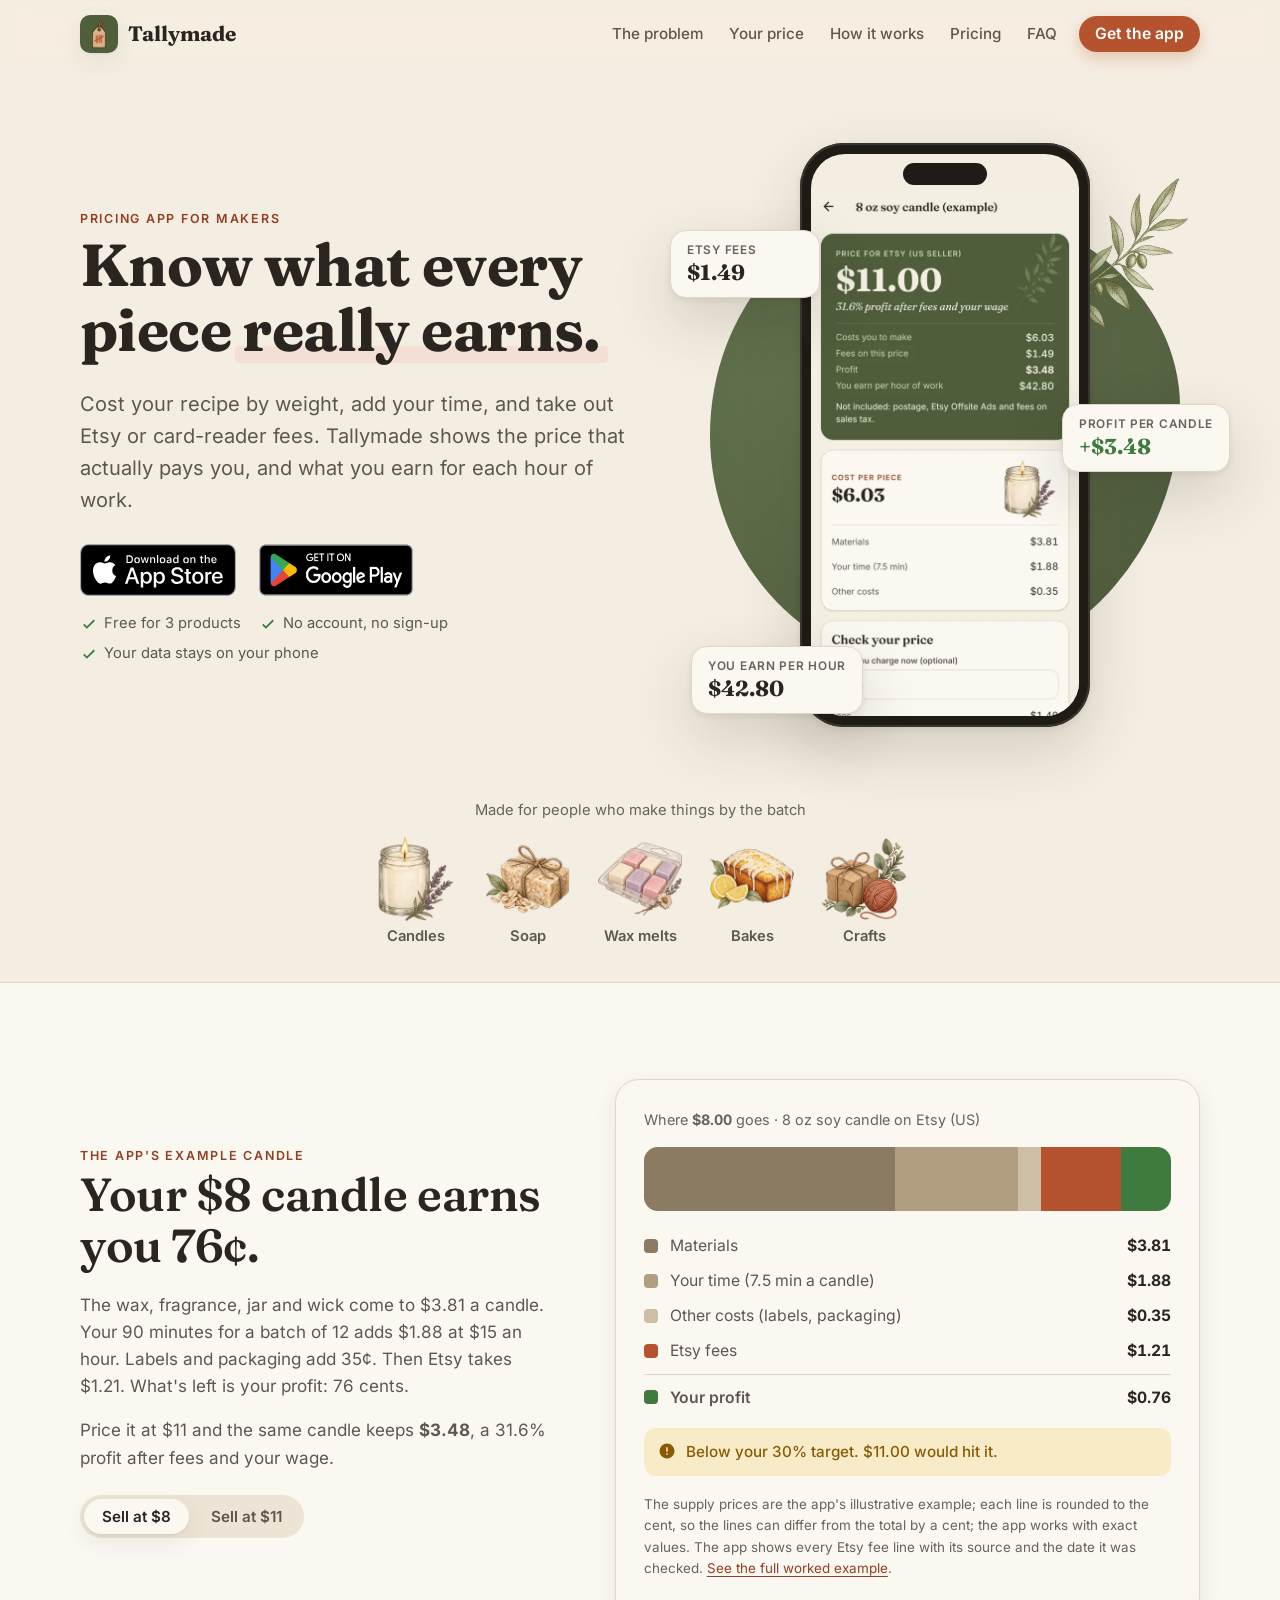
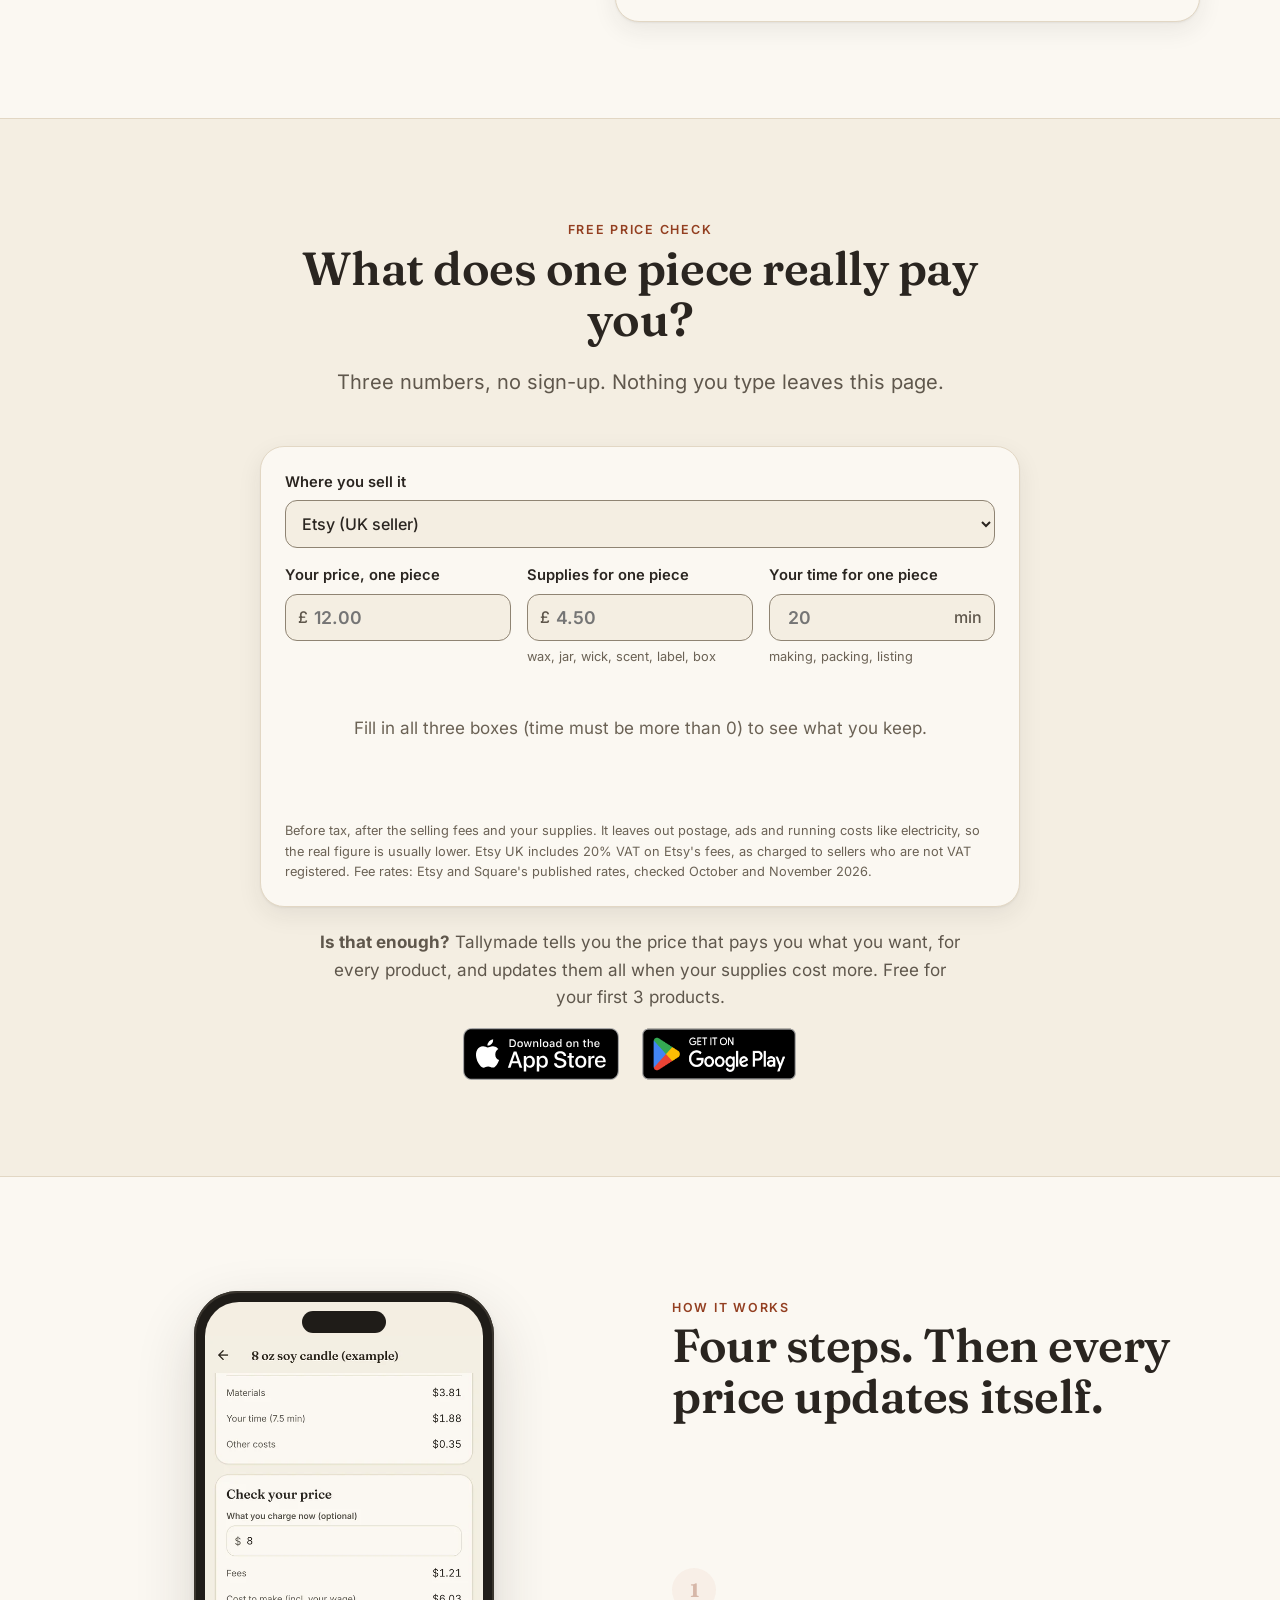
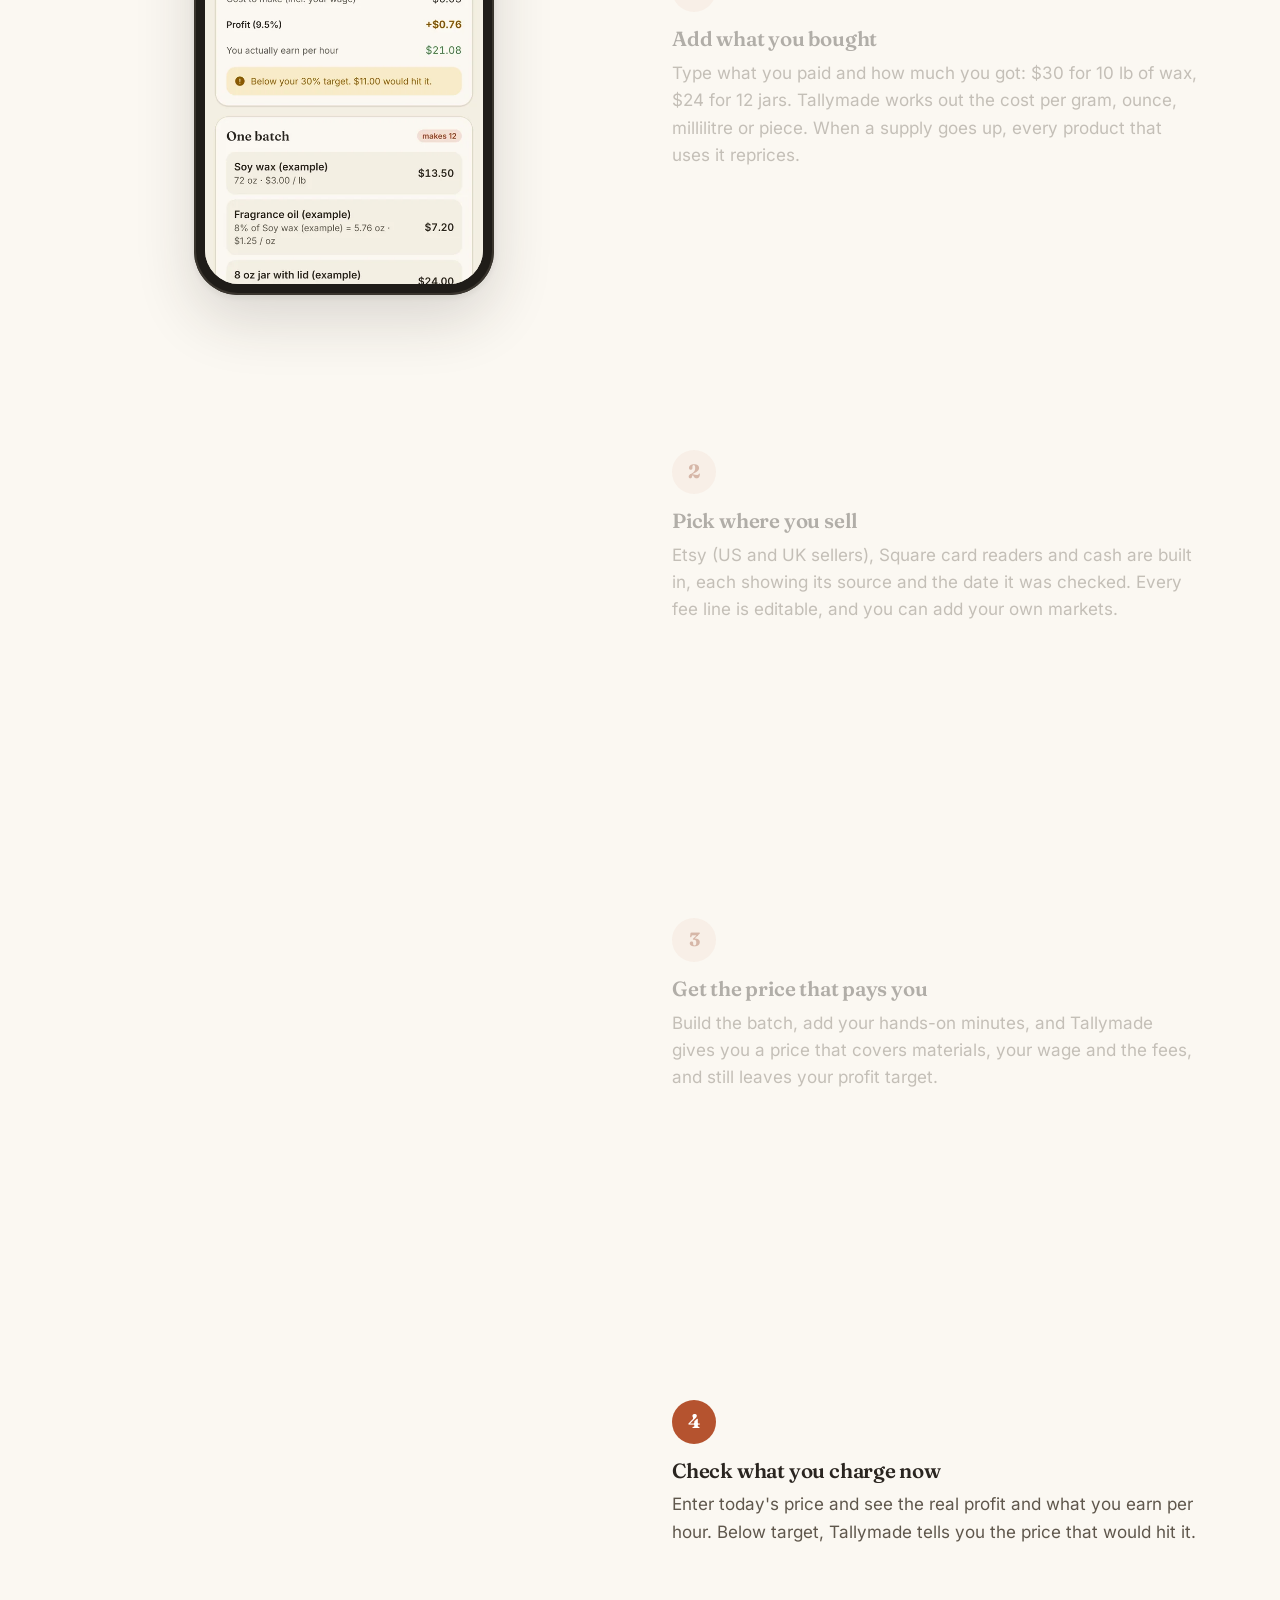
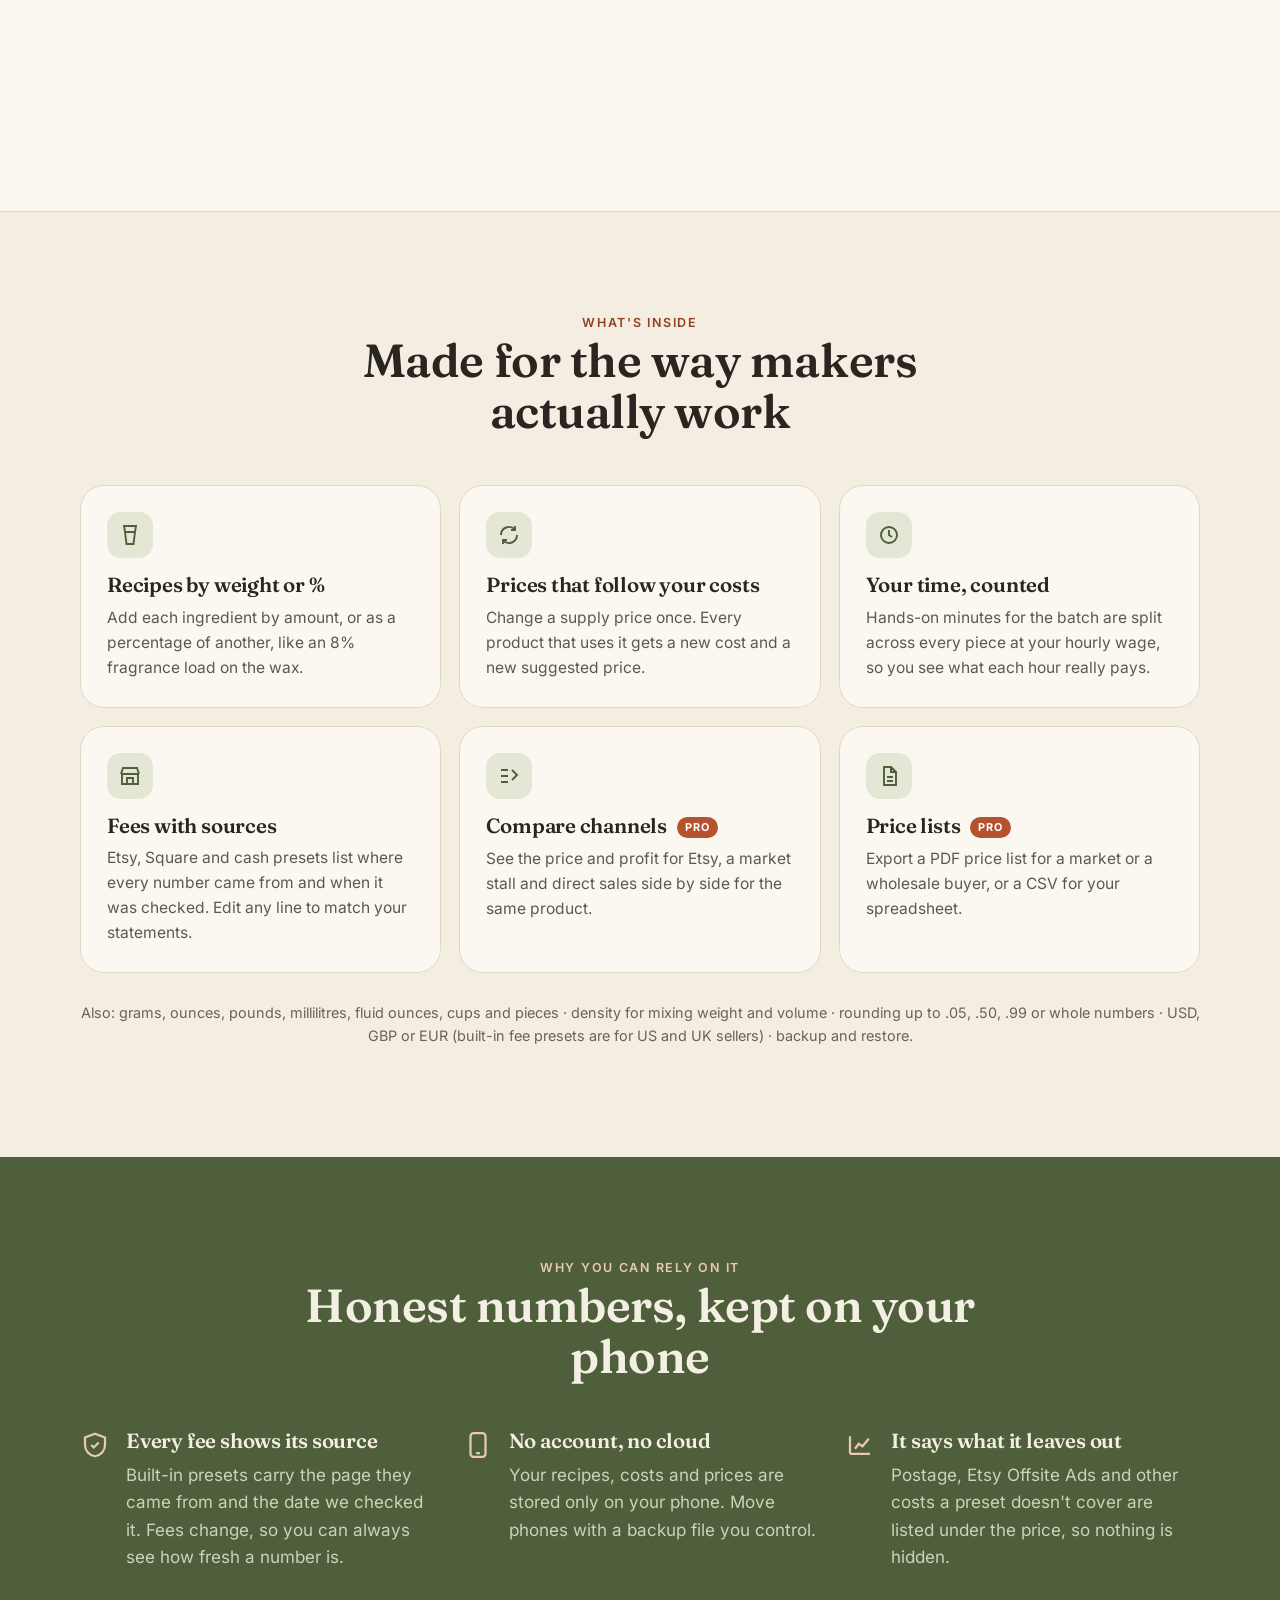
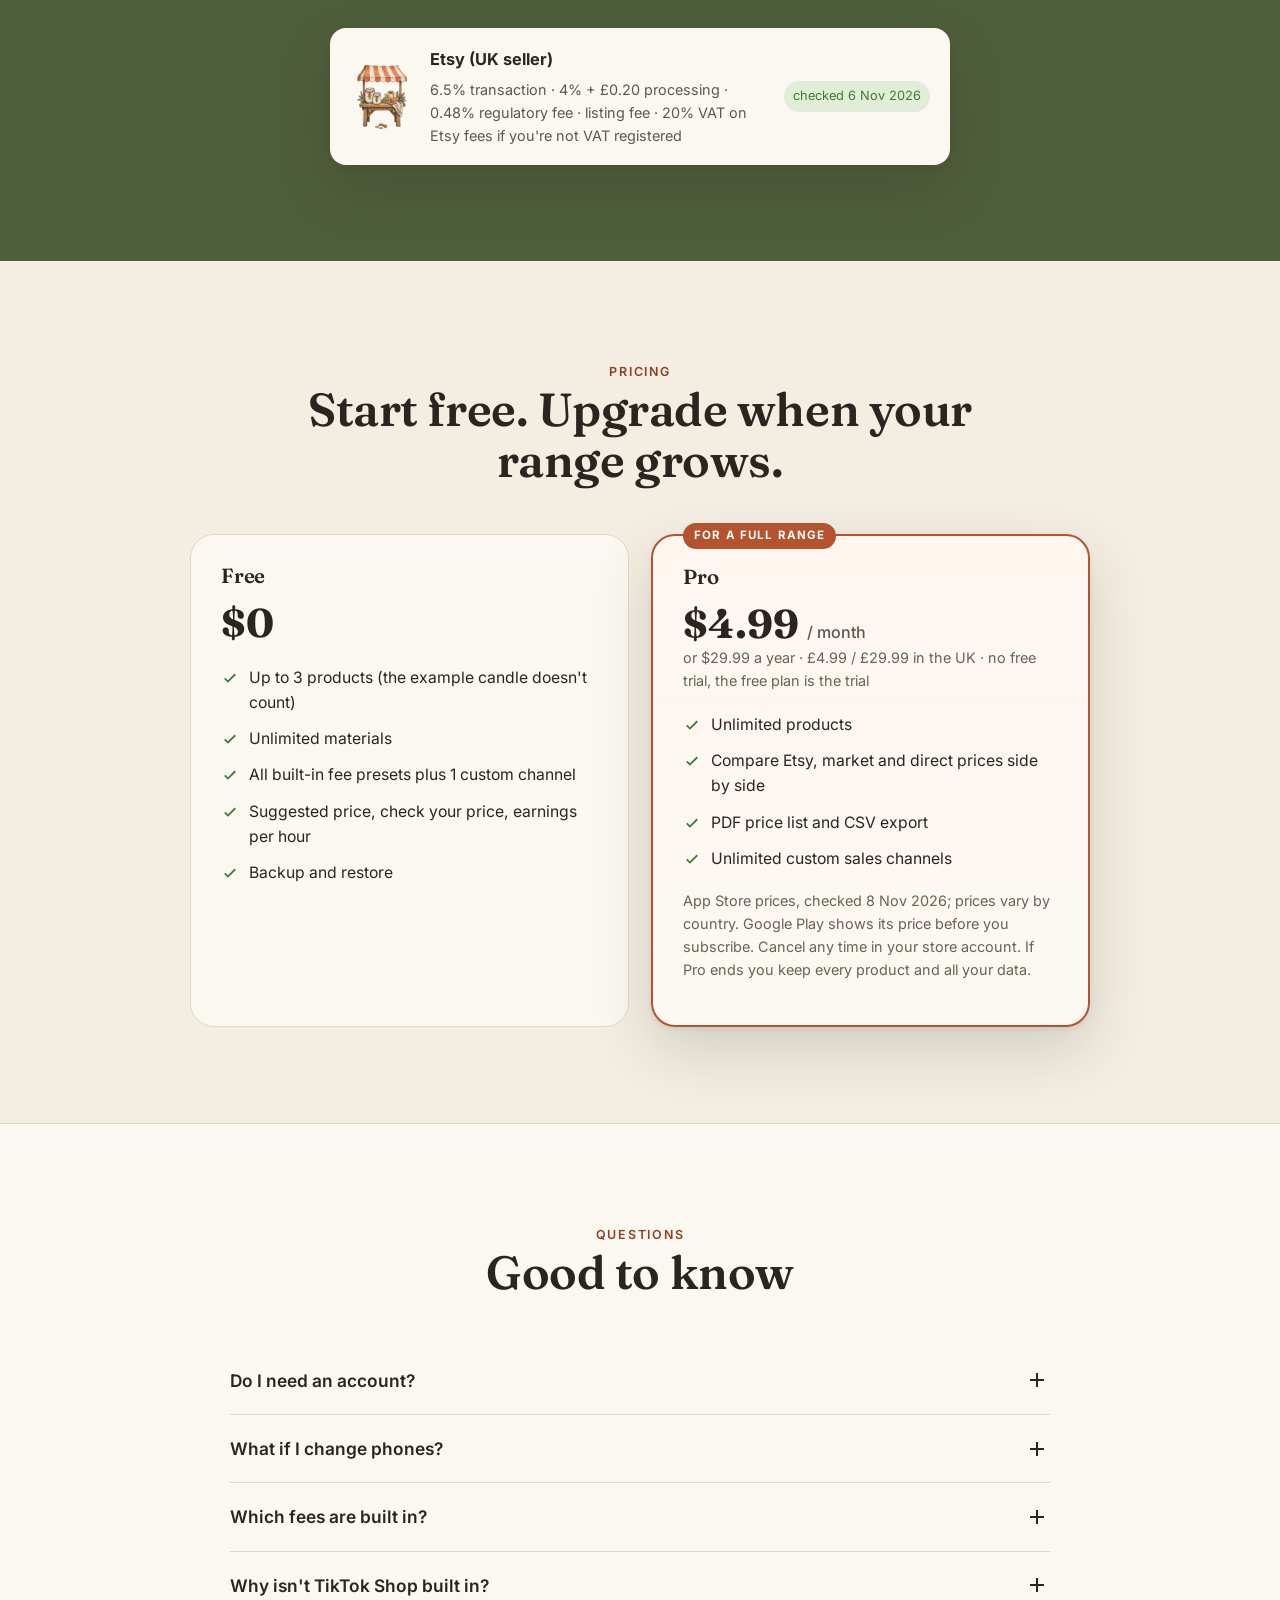
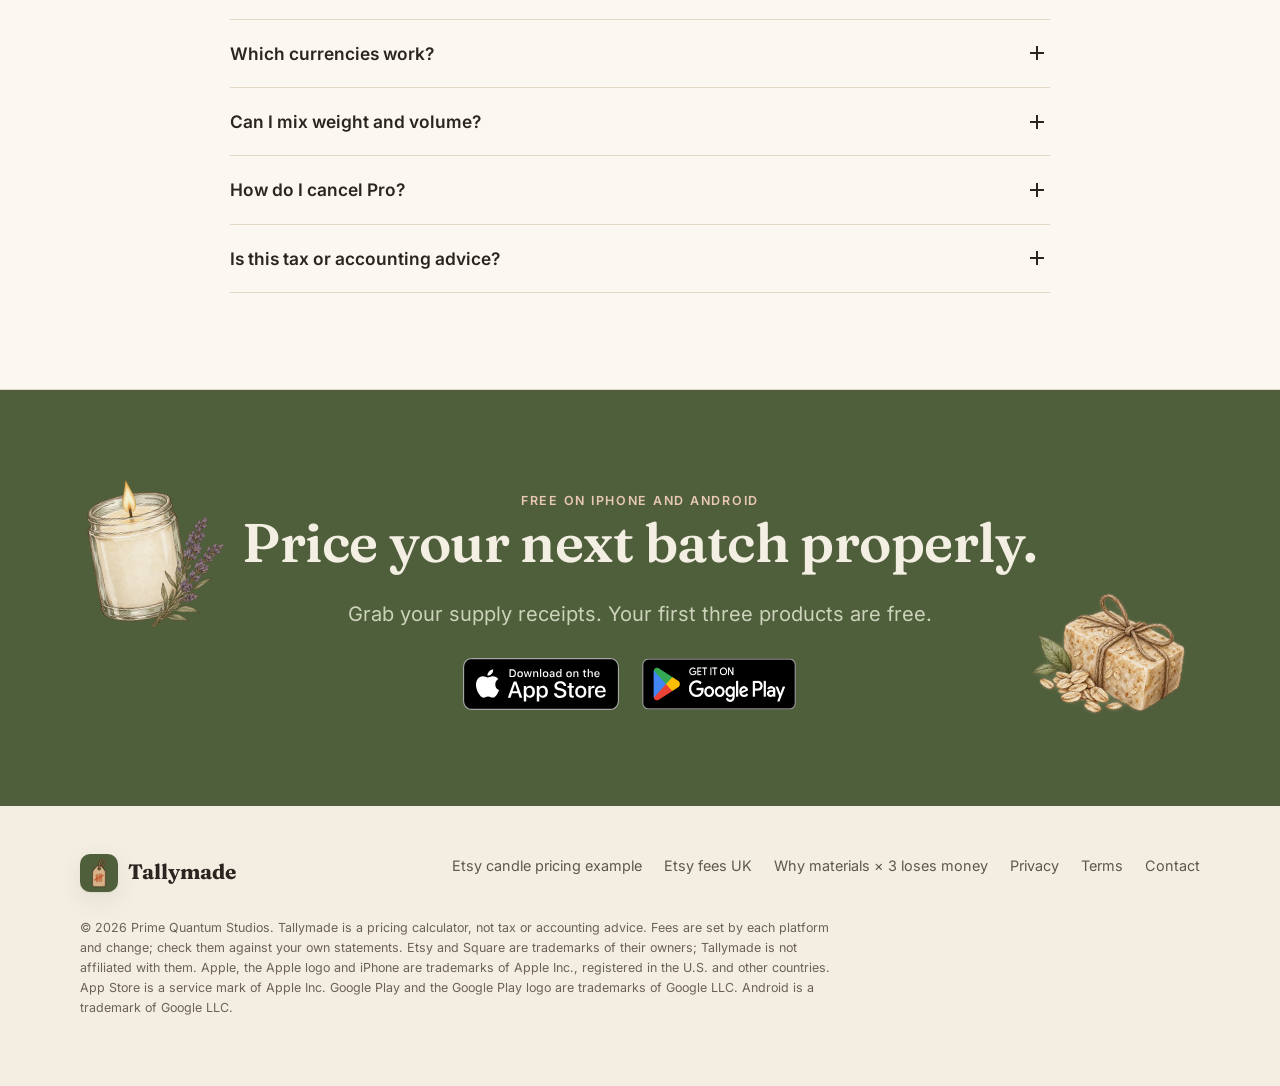
<file: index.html>
<!doctype html>
<html lang="en" class="no-js">
<head>
<meta charset="utf-8">
<script>document.documentElement.className="js"</script>
<meta name="viewport" content="width=device-width, initial-scale=1">
<title>Tallymade: Handmade Pricing App for Candle, Soap and Craft Makers</title>
<meta name="description" content="Cost your recipe by weight, add your time, and take out Etsy or card-reader fees. Tallymade shows the price that actually pays you, and what you earn per hour. Free on iPhone and Android.">
<link rel="canonical" href="https://tallymade.app/">
<meta name="theme-color" content="#F4EEE2">
<meta property="og:type" content="website">
<meta property="og:site_name" content="Tallymade">
<meta property="og:url" content="https://tallymade.app/">
<meta property="og:title" content="Tallymade: know what every piece really earns">
<meta property="og:description" content="A pricing app for makers: recipe costing, your time, and Etsy or card-reader fees in one price. Free on iPhone and Android.">
<meta property="og:image" content="https://tallymade.app/assets/og.png">
<meta property="og:image:width" content="1200">
<meta property="og:image:height" content="630">
<meta name="twitter:card" content="summary_large_image">
<meta name="twitter:image" content="https://tallymade.app/assets/og.png">
<meta name="apple-itunes-app" content="app-id=6823324719">
<link rel="icon" href="assets/favicon-64.png" type="image/png">
<link rel="apple-touch-icon" href="assets/apple-touch-icon.png">
<link rel="preload" href="assets/fraunces-700.woff2" as="font" type="font/woff2" crossorigin>
<link rel="preload" href="assets/inter-400.woff2" as="font" type="font/woff2" crossorigin>
<link rel="stylesheet" href="assets/site.css">
<script type="application/ld+json">
{"@context":"https://schema.org","@type":"MobileApplication","name":"Tallymade: Handmade Pricing","operatingSystem":"iOS, Android","applicationCategory":"BusinessApplication","url":"https://tallymade.app/","image":"https://tallymade.app/assets/icon-512.png","description":"Pricing app for handmade sellers: recipe costing by weight, your time, and Etsy or card-reader fees in one suggested price.","offers":{"@type":"Offer","price":"0","priceCurrency":"USD"},"publisher":{"@type":"Organization","name":"Prime Quantum Studios"},"sameAs":["https://apps.apple.com/app/id6823324719","https://play.google.com/store/apps/details?id=com.primequantumstudios.tallymade"]}
</script>
</head>
<body>
<a class="skip" href="#main">Skip to content</a>

<header class="top" id="top">
  <div class="wrap">
    <a class="brand" href="#top" aria-label="Tallymade home"><img src="assets/icon-192.png" alt="" width="38" height="38"><b>Tallymade</b></a>
    <nav aria-label="Sections"><a href="#money">The problem</a><a href="#try">Your price</a><a href="#how">How it works</a><a href="#pricing">Pricing</a><a href="#faq">FAQ</a></nav>
    <a class="btn" href="#download" data-store>Get the app</a>
  </div>
</header>

<main id="main">
  <section class="hero" aria-labelledby="h1">
    <div class="wrap">
      <div>
        <span class="eyebrow rv">Pricing app for makers</span>
        <h1 id="h1" class="rv d1">Know what every piece <span class="hl">really earns.</span></h1>
        <p class="lead rv d2">Cost your recipe by weight, add your time, and take out Etsy or card-reader fees. Tallymade shows the price that actually pays you, and what you earn for each hour of work.</p>
        <div class="badges rv d3" data-badges>
          <a class="as" href="https://apps.apple.com/app/id6823324719"><img src="assets/appstore.svg" alt="Download on the App Store" width="156" height="52"></a>
          <a class="gp" href="https://play.google.com/store/apps/details?id=com.primequantumstudios.tallymade&amp;referrer=utm_source%3Dtallymade.app%26utm_medium%3Dwebsite"><img src="assets/gplay.png" alt="Get it on Google Play" width="196" height="76"></a>
        </div>
        <div class="reassure rv d4">
          <span><svg width="18" height="18" viewBox="0 0 24 24" fill="none" stroke="currentColor" stroke-width="2.4" aria-hidden="true"><path d="M5 12.5l4.2 4.2L19 7"/></svg>Free for 3 products</span>
          <span><svg width="18" height="18" viewBox="0 0 24 24" fill="none" stroke="currentColor" stroke-width="2.4" aria-hidden="true"><path d="M5 12.5l4.2 4.2L19 7"/></svg>No account, no sign-up</span>
          <span><svg width="18" height="18" viewBox="0 0 24 24" fill="none" stroke="currentColor" stroke-width="2.4" aria-hidden="true"><path d="M5 12.5l4.2 4.2L19 7"/></svg>Your data stays on your phone</span>
        </div>
      </div>
      <div class="stage" aria-hidden="true">
        <div class="blob"></div>
        <img class="sprig" src="assets/il-sprig.webp" alt="">
        <div class="phone"><div class="screen"><img src="assets/shot-hero.webp" alt="" width="540" height="1088" fetchpriority="high"></div></div>
        <div class="chip c1"><small>Etsy fees</small><b class="tnum">$1.49</b></div>
        <div class="chip c2"><small>Profit per candle</small><b class="tnum pos">+$3.48</b></div>
        <div class="chip c3"><small>You earn per hour</small><b class="tnum">$42.80</b></div>
      </div>
    </div>
  </section>

  <div class="makers">
    <div class="wrap">
      <p class="rv">Made for people who make things by the batch</p>
      <ul>
        <li class="rv d1"><img src="assets/il-candle.webp" alt="" width="84" height="84" loading="lazy">Candles</li>
        <li class="rv d2"><img src="assets/il-soap.webp" alt="" width="84" height="84" loading="lazy">Soap</li>
        <li class="rv d3"><img src="assets/il-melts.webp" alt="" width="84" height="84" loading="lazy">Wax melts</li>
        <li class="rv d4"><img src="assets/il-bake.webp" alt="" width="84" height="84" loading="lazy">Bakes</li>
        <li class="rv d5"><img src="assets/il-craft.webp" alt="" width="84" height="84" loading="lazy">Crafts</li>
      </ul>
    </div>
  </div>

  <section id="money" class="story band" aria-labelledby="money-h">
    <div class="wrap">
      <div>
        <span class="eyebrow rv">The app's example candle</span>
        <h2 id="money-h" class="rv d1">Your $8 candle earns you <span class="tnum">76¢</span>.</h2>
        <p class="rv d2">The wax, fragrance, jar and wick come to $3.81 a candle. Your 90 minutes for a batch of 12 adds $1.88 at $15 an hour. Labels and packaging add 35¢. Then Etsy takes $1.21. What's left is your profit: 76 cents.</p>
        <p class="rv d3">Price it at $11 and the same candle keeps <b>$3.48</b>, a 31.6% profit after fees and your wage.</p>
        <div class="toggle rv d4" role="group" aria-label="Choose a price">
          <button type="button" aria-pressed="true" data-p="8">Sell at $8</button>
          <button type="button" aria-pressed="false" data-p="11">Sell at $11</button>
        </div>
      </div>
      <div class="split rv d2">
        <div class="muted">Where <b class="tnum" data-s="price">$8.00</b> goes · 8 oz soy candle on Etsy (US)</div>
        <div class="bar" aria-hidden="true">
          <div class="seg mat" data-g="mat"></div><div class="seg time" data-g="time"></div><div class="seg ext" data-g="ext"></div><div class="seg fee" data-g="fee"></div><div class="seg pro" data-g="pro"></div>
        </div>
        <ul class="legend">
          <li><i style="background:#8C7B63"></i><span>Materials</span><b>$3.81</b></li>
          <li><i style="background:#B19D7F"></i><span>Your time (7.5 min a candle)</span><b>$1.88</b></li>
          <li><i style="background:#CDBEA5"></i><span>Other costs (labels, packaging)</span><b>$0.35</b></li>
          <li><i style="background:var(--accent)"></i><span>Etsy fees</span><b data-s="fee">$1.21</b></li>
          <li class="total"><i style="background:var(--profit)"></i><span>Your profit</span><b data-s="pro">$0.76</b></li>
        </ul>
        <div class="verdict warn" data-s="verdict" aria-live="polite"><svg width="18" height="18" viewBox="0 0 24 24" fill="currentColor" aria-hidden="true"><path d="M12 2a10 10 0 100 20 10 10 0 000-20zm1 15h-2v-2h2v2zm0-4h-2V7h2v6z"/></svg><span>Below your 30% target. $11.00 would hit it.</span></div>
        <p class="calc-note">The supply prices are the app's illustrative example; each line is rounded to the cent, so the lines can differ from the total by a cent; the app works with exact values. The app shows every Etsy fee line with its source and the date it was checked. <a href="etsy-candle-pricing-example.html">See the full worked example</a>.</p>
      </div>
    </div>
  </section>

  <section id="try" aria-labelledby="try-h">
    <div class="wrap">
      <div class="sec-head">
        <span class="eyebrow rv">Free price check</span>
        <h2 id="try-h" class="rv d1">What does one piece really pay you?</h2>
        <p class="lead rv d2">Three numbers, no sign-up. Nothing you type leaves this page.</p>
      </div>
      <form class="pcheck rv d2" id="pcheck" novalidate onsubmit="return false">
        <div class="pc-grid">
          <label class="pc-f pc-wide"><span>Where you sell it</span>
            <select id="pc-ch">
              <option value="etsy-uk">Etsy (UK seller)</option>
              <option value="etsy-us">Etsy (US seller)</option>
              <option value="square-uk">Square card reader (UK, in person)</option>
              <option value="square-us">Square card reader (US, in person)</option>
              <option value="cash-gbp">Cash, no fees (£)</option>
              <option value="cash-usd">Cash, no fees ($)</option>
            </select></label>
          <label class="pc-f"><span>Your price, one piece</span><div class="pc-in"><i data-cur aria-hidden="true">£</i><input id="pc-price" aria-label="Your price, one piece, in pounds" inputmode="decimal" autocomplete="off" placeholder="12.00"></div></label>
          <label class="pc-f"><span>Supplies for one piece</span><div class="pc-in"><i data-cur aria-hidden="true">£</i><input id="pc-sup" aria-label="Supplies for one piece, in pounds" aria-describedby="pc-sup-h" inputmode="decimal" autocomplete="off" placeholder="4.50"></div><small id="pc-sup-h">wax, jar, wick, scent, label, box</small></label>
          <label class="pc-f"><span>Your time for one piece</span><div class="pc-in"><input id="pc-min" aria-label="Your time for one piece, in minutes" aria-describedby="pc-min-h" inputmode="decimal" autocomplete="off" placeholder="20"><i class="suf" aria-hidden="true">min</i></div><small id="pc-min-h">making, packing, listing</small></label>
        </div>
        <div class="pc-out">
          <div class="pc-res" data-pc="empty"><p class="pc-hint">Fill in all three boxes (time must be more than 0) to see what you keep.</p></div>
          <div class="pc-res" data-pc="done" hidden>
            <div class="pc-big"><span>You keep</span><b id="pc-keep" class="tnum">£0.00</b><span>a piece</span></div>
            <div class="pc-big"><span>Your time earns</span><b id="pc-hour" class="tnum">£0.00</b><span>an hour</span></div>
          </div>
          <p class="pc-say" id="pc-say" aria-live="polite" aria-atomic="true"></p>
        </div>
        <p class="pc-note">Before tax, after the selling fees and your supplies. It leaves out postage, ads and running costs like electricity, so the real figure is usually lower. Etsy UK includes 20% VAT on Etsy's fees, as charged to sellers who are not VAT registered. Fee rates: Etsy and Square's published rates, checked October and November 2026.</p>
      </form>
      <div class="pc-next rv d3">
        <p><b>Is that enough?</b> Tallymade tells you the price that pays you what you want, for every product, and updates them all when your supplies cost more. Free for your first 3 products.</p>
        <div class="badges" data-badges style="justify-content:center">
          <a class="as" href="https://apps.apple.com/app/id6823324719"><img src="assets/appstore.svg" alt="Download on the App Store" width="156" height="52" loading="lazy"></a>
          <a class="gp" href="https://play.google.com/store/apps/details?id=com.primequantumstudios.tallymade&amp;referrer=utm_source%3Dtallymade.app%26utm_medium%3Dpricecheck"><img src="assets/gplay.png" alt="Get it on Google Play" width="196" height="76" loading="lazy"></a>
        </div>
      </div>
    </div>
  </section>

  <section id="how" class="how band" aria-labelledby="how-h">
    <div class="wrap">
      <div class="sticky" aria-hidden="true">
        <div class="phone"><div class="screen">
          <img src="assets/shot-materials.webp" alt="" class="on" width="540" height="1088" loading="lazy">
          <img src="assets/shot-fees.webp" alt="" width="540" height="1088" loading="lazy">
          <img src="assets/shot-hero.webp" alt="" width="540" height="1088" loading="lazy">
          <img src="assets/shot-check8.webp" alt="" width="540" height="1088" loading="lazy">
        </div></div>
      </div>
      <div>
        <div style="padding-top:20px">
          <span class="eyebrow">How it works</span>
          <h2 id="how-h">Four steps. Then every price updates itself.</h2>
        </div>
        <ol class="steps">
          <li class="on"><div class="n">1</div><h3>Add what you bought</h3><p>Type what you paid and how much you got: $30 for 10 lb of wax, $24 for 12 jars. Tallymade works out the cost per gram, ounce, millilitre or piece. When a supply goes up, every product that uses it reprices.</p><img class="mob" src="assets/shot-materials.webp" alt="Materials screen listing soy wax, fragrance oil, jars and wicks with their unit costs" width="540" height="1088" loading="lazy"></li>
          <li><div class="n">2</div><h3>Pick where you sell</h3><p>Etsy (US and UK sellers), Square card readers and cash are built in, each showing its source and the date it was checked. Every fee line is editable, and you can add your own markets.</p><img class="mob" src="assets/shot-fees.webp" alt="Fees screen with Cash, Etsy (US seller) and Square card reader presets" width="540" height="1088" loading="lazy"></li>
          <li><div class="n">3</div><h3>Get the price that pays you</h3><p>Build the batch, add your hands-on minutes, and Tallymade gives you a price that covers materials, your wage and the fees, and still leaves your profit target.</p><img class="mob" src="assets/shot-hero.webp" alt="Product screen: price for Etsy (US seller) $11.00, 31.6% profit after fees and your wage" width="540" height="1088" loading="lazy"></li>
          <li><div class="n">4</div><h3>Check what you charge now</h3><p>Enter today's price and see the real profit and what you earn per hour. Below target, Tallymade tells you the price that would hit it.</p><img class="mob" src="assets/shot-check8.webp" alt="Check your price: at $8 the profit is $0.76 and you earn $21.08 an hour, below the 30% target" width="540" height="1088" loading="lazy"></li>
        </ol>
      </div>
    </div>
  </section>

  <section aria-labelledby="feat-h">
    <div class="wrap">
      <div class="sec-head">
        <span class="eyebrow rv">What's inside</span>
        <h2 id="feat-h" class="rv d1">Made for the way makers actually work</h2>
      </div>
      <div class="grid">
        <div class="card rv"><div class="ico"><svg width="24" height="24" viewBox="0 0 24 24" fill="none" stroke="currentColor" stroke-width="1.9" aria-hidden="true"><path d="M6 3h12l-1 6H7L6 3zM7 9l1.5 12h7L17 9"/></svg></div><h3>Recipes by weight or %</h3><p>Add each ingredient by amount, or as a percentage of another, like an 8% fragrance load on the wax.</p></div>
        <div class="card rv d1"><div class="ico"><svg width="24" height="24" viewBox="0 0 24 24" fill="none" stroke="currentColor" stroke-width="1.9" aria-hidden="true"><path d="M4 12a8 8 0 0114-5.3M20 12a8 8 0 01-14 5.3M18 3v4h-4M6 21v-4h4"/></svg></div><h3>Prices that follow your costs</h3><p>Change a supply price once. Every product that uses it gets a new cost and a new suggested price.</p></div>
        <div class="card rv d2"><div class="ico"><svg width="24" height="24" viewBox="0 0 24 24" fill="none" stroke="currentColor" stroke-width="1.9" aria-hidden="true"><circle cx="12" cy="12" r="8"/><path d="M12 7v5l3 2"/></svg></div><h3>Your time, counted</h3><p>Hands-on minutes for the batch are split across every piece at your hourly wage, so you see what each hour really pays.</p></div>
        <div class="card rv"><div class="ico"><svg width="24" height="24" viewBox="0 0 24 24" fill="none" stroke="currentColor" stroke-width="1.9" aria-hidden="true"><path d="M3 10l2-6h14l2 6M4 10v10h16V10M3 10h18M9 20v-6h6v6"/></svg></div><h3>Fees with sources</h3><p>Etsy, Square and cash presets list where every number came from and when it was checked. Edit any line to match your statements.</p></div>
        <div class="card rv d1"><div class="ico"><svg width="24" height="24" viewBox="0 0 24 24" fill="none" stroke="currentColor" stroke-width="1.9" aria-hidden="true"><path d="M4 6h7M4 12h7M4 18h7M15 6l5 5-5 5"/></svg></div><h3>Compare channels <span class="pill">PRO</span></h3><p>See the price and profit for Etsy, a market stall and direct sales side by side for the same product.</p></div>
        <div class="card rv d2"><div class="ico"><svg width="24" height="24" viewBox="0 0 24 24" fill="none" stroke="currentColor" stroke-width="1.9" aria-hidden="true"><path d="M7 3h7l5 5v13H7zM14 3v5h5M10 13h6M10 17h6"/></svg></div><h3>Price lists <span class="pill">PRO</span></h3><p>Export a PDF price list for a market or a wholesale buyer, or a CSV for your spreadsheet.</p></div>
      </div>
      <p class="muted rv" style="text-align:center;margin-top:28px">Also: grams, ounces, pounds, millilitres, fluid ounces, cups and pieces · density for mixing weight and volume · rounding up to .05, .50, .99 or whole numbers · USD, GBP or EUR (built-in fee presets are for US and UK sellers) · backup and restore.</p>
    </div>
  </section>

  <section class="olive" aria-labelledby="trust-h">
    <div class="wrap">
      <div class="sec-head">
        <span class="eyebrow rv">Why you can rely on it</span>
        <h2 id="trust-h" class="rv d1">Honest numbers, kept on your phone</h2>
      </div>
      <div class="trust">
        <div class="t rv"><svg width="30" height="30" viewBox="0 0 24 24" fill="none" stroke="currentColor" stroke-width="1.8" aria-hidden="true"><path d="M9 12l2 2 4-4M12 3l8 3v6c0 4.5-3.4 8.3-8 9-4.6-.7-8-4.5-8-9V6l8-3z"/></svg><div><h3>Every fee shows its source</h3><p>Built-in presets carry the page they came from and the date we checked it. Fees change, so you can always see how fresh a number is.</p></div></div>
        <div class="t rv d1"><svg width="30" height="30" viewBox="0 0 24 24" fill="none" stroke="currentColor" stroke-width="1.8" aria-hidden="true"><rect x="6" y="2.5" width="12" height="19" rx="2.5"/><path d="M10.5 18.5h3"/></svg><div><h3>No account, no cloud</h3><p>Your recipes, costs and prices are stored only on your phone. Move phones with a backup file you control.</p></div></div>
        <div class="t rv d2"><svg width="30" height="30" viewBox="0 0 24 24" fill="none" stroke="currentColor" stroke-width="1.8" aria-hidden="true"><path d="M4 19V5M4 19h16M8 15l3-4 3 2 5-6"/></svg><div><h3>It says what it leaves out</h3><p>Postage, Etsy Offsite Ads and other costs a preset doesn't cover are listed under the price, so nothing is hidden.</p></div></div>
      </div>
      <div class="feecard rv">
        <img src="assets/il-stall.webp" alt="" width="64" height="64" loading="lazy">
        <b>Etsy (UK seller)</b>
        <em>checked 6 Nov 2026</em>
        <span>6.5% transaction · 4% + £0.20 processing · 0.48% regulatory fee · listing fee · 20% VAT on Etsy fees if you're not VAT registered</span>
      </div>
    </div>
  </section>

  <section id="pricing" aria-labelledby="pr-h">
    <div class="wrap">
      <div class="sec-head">
        <span class="eyebrow rv">Pricing</span>
        <h2 id="pr-h" class="rv d1">Start free. Upgrade when your range grows.</h2>
      </div>
      <div class="plans">
        <div class="plan rv">
          <h3>Free</h3>
          <div class="amt">$0</div>
          <ul>
            <li><svg width="18" height="18" viewBox="0 0 24 24" fill="none" stroke="currentColor" stroke-width="2.4" aria-hidden="true"><path d="M5 12.5l4.2 4.2L19 7"/></svg>Up to 3 products (the example candle doesn't count)</li>
            <li><svg width="18" height="18" viewBox="0 0 24 24" fill="none" stroke="currentColor" stroke-width="2.4" aria-hidden="true"><path d="M5 12.5l4.2 4.2L19 7"/></svg>Unlimited materials</li>
            <li><svg width="18" height="18" viewBox="0 0 24 24" fill="none" stroke="currentColor" stroke-width="2.4" aria-hidden="true"><path d="M5 12.5l4.2 4.2L19 7"/></svg>All built-in fee presets plus 1 custom channel</li>
            <li><svg width="18" height="18" viewBox="0 0 24 24" fill="none" stroke="currentColor" stroke-width="2.4" aria-hidden="true"><path d="M5 12.5l4.2 4.2L19 7"/></svg>Suggested price, check your price, earnings per hour</li>
            <li><svg width="18" height="18" viewBox="0 0 24 24" fill="none" stroke="currentColor" stroke-width="2.4" aria-hidden="true"><path d="M5 12.5l4.2 4.2L19 7"/></svg>Backup and restore</li>
          </ul>
        </div>
        <div class="plan pro rv d1">
          <span class="tag">For a full range</span>
          <h3>Pro</h3>
          <div class="amt">$4.99 <small>/ month</small></div>
          <div class="muted" style="padding:0;margin:0">or $29.99 a year · £4.99 / £29.99 in the UK · no free trial, the free plan is the trial</div>
          <ul>
            <li><svg width="18" height="18" viewBox="0 0 24 24" fill="none" stroke="currentColor" stroke-width="2.4" aria-hidden="true"><path d="M5 12.5l4.2 4.2L19 7"/></svg>Unlimited products</li>
            <li><svg width="18" height="18" viewBox="0 0 24 24" fill="none" stroke="currentColor" stroke-width="2.4" aria-hidden="true"><path d="M5 12.5l4.2 4.2L19 7"/></svg>Compare Etsy, market and direct prices side by side</li>
            <li><svg width="18" height="18" viewBox="0 0 24 24" fill="none" stroke="currentColor" stroke-width="2.4" aria-hidden="true"><path d="M5 12.5l4.2 4.2L19 7"/></svg>PDF price list and CSV export</li>
            <li><svg width="18" height="18" viewBox="0 0 24 24" fill="none" stroke="currentColor" stroke-width="2.4" aria-hidden="true"><path d="M5 12.5l4.2 4.2L19 7"/></svg>Unlimited custom sales channels</li>
          </ul>
          <p class="muted">App Store prices, checked 8 Nov 2026; prices vary by country. Google Play shows its price before you subscribe. Cancel any time in your store account. If Pro ends you keep every product and all your data.</p>
        </div>
      </div>
    </div>
  </section>

  <section id="faq" class="band" aria-labelledby="faq-h">
    <div class="wrap">
      <div class="sec-head"><span class="eyebrow rv">Questions</span><h2 id="faq-h" class="rv d1">Good to know</h2></div>
      <div class="faq rv">
        <details><summary>Do I need an account?</summary><div class="ans"><p>No. There's no sign-up. Your materials and products are stored only on your phone.</p></div></details>
        <details><summary>What if I change phones?</summary><div class="ans"><p>Export a backup file from Settings and restore it on the new phone. Tallymade doesn't keep a copy on a server.</p></div></details>
        <details><summary>Which fees are built in?</summary><div class="ans"><p>Etsy for US and UK sellers, Square card readers (US and UK) and cash. Each preset shows its source and the date it was checked (see our <a href="etsy-fees-uk.html">Etsy fees UK</a> breakdown). Every fee line is editable, and you can add your own channels, for example a craft fair pitch fee or another marketplace.</p></div></details>
        <details><summary>Why isn't TikTok Shop built in?</summary><div class="ans"><p>Its published rates vary by category and region, so we couldn't confirm one set of numbers. Add it as your own channel using the rates in your seller account.</p></div></details>
        <details><summary>Which currencies work?</summary><div class="ans"><p>USD, GBP and EUR. Pick the currency you sell in; Tallymade doesn't convert between currencies. The built-in fee presets are for US and UK sellers, so in EUR you add your own channel with your fees.</p></div></details>
        <details><summary>Can I mix weight and volume?</summary><div class="ans"><p>Yes. Add a density (grams per ml, from your supplier's data sheet) to a material and Tallymade converts between them.</p></div></details>
        <details><summary>How do I cancel Pro?</summary><div class="ans"><p>Pro is billed by Apple or Google. Cancel in your store account's subscription settings; refunds are requested through the store.</p></div></details>
        <details><summary>Is this tax or accounting advice?</summary><div class="ans"><p>No. Tallymade is a pricing calculator. For tax and bookkeeping, talk to an accountant.</p></div></details>
      </div>
    </div>
  </section>

  <section id="download" class="final olive" aria-labelledby="dl-h">
    <div class="wrap">
      <img class="deco d1" src="assets/il-candle.webp" alt="" width="150" height="150" loading="lazy">
      <img class="deco d2" src="assets/il-soap.webp" alt="" width="150" height="150" loading="lazy">
      <span class="eyebrow rv">Free on iPhone and Android</span>
      <h2 id="dl-h" class="rv d1">Price your next batch properly.</h2>
      <p class="lead rv d2" style="margin:0 auto">Grab your supply receipts. Your first three products are free.</p>
      <div class="badges rv d3" data-badges>
        <a class="as" href="https://apps.apple.com/app/id6823324719"><img src="assets/appstore.svg" alt="Download on the App Store" width="156" height="52" loading="lazy"></a>
        <a class="gp" href="https://play.google.com/store/apps/details?id=com.primequantumstudios.tallymade&amp;referrer=utm_source%3Dtallymade.app%26utm_medium%3Dwebsite"><img src="assets/gplay.png" alt="Get it on Google Play" width="196" height="76" loading="lazy"></a>
      </div>
    </div>
  </section>
</main>

<footer>
  <div class="wrap">
    <div class="cols">
      <a class="brand" href="#top"><img src="assets/icon-192.png" alt="" width="38" height="38"><b>Tallymade</b></a>
      <nav aria-label="Footer">
        <a href="etsy-candle-pricing-example.html">Etsy candle pricing example</a>
        <a href="etsy-fees-uk.html">Etsy fees UK</a>
        <a href="handmade-pricing-formula.html">Why materials × 3 loses money</a>
        <a href="privacy.html">Privacy</a>
        <a href="terms.html">Terms</a>
        <a href="mailto:primequantumstudios@gmail.com">Contact</a>
      </nav>
    </div>
    <p class="legal">© 2026 Prime Quantum Studios. Tallymade is a pricing calculator, not tax or accounting advice. Fees are set by each platform and change; check them against your own statements. Etsy and Square are trademarks of their owners; Tallymade is not affiliated with them. Apple, the Apple logo and iPhone are trademarks of Apple Inc., registered in the U.S. and other countries. App Store is a service mark of Apple Inc. Google Play and the Google Play logo are trademarks of Google LLC. Android is a trademark of Google LLC.</p>
  </div>
</footer>

<script src="assets/main.js" defer></script>
</body>
</html>
</file>
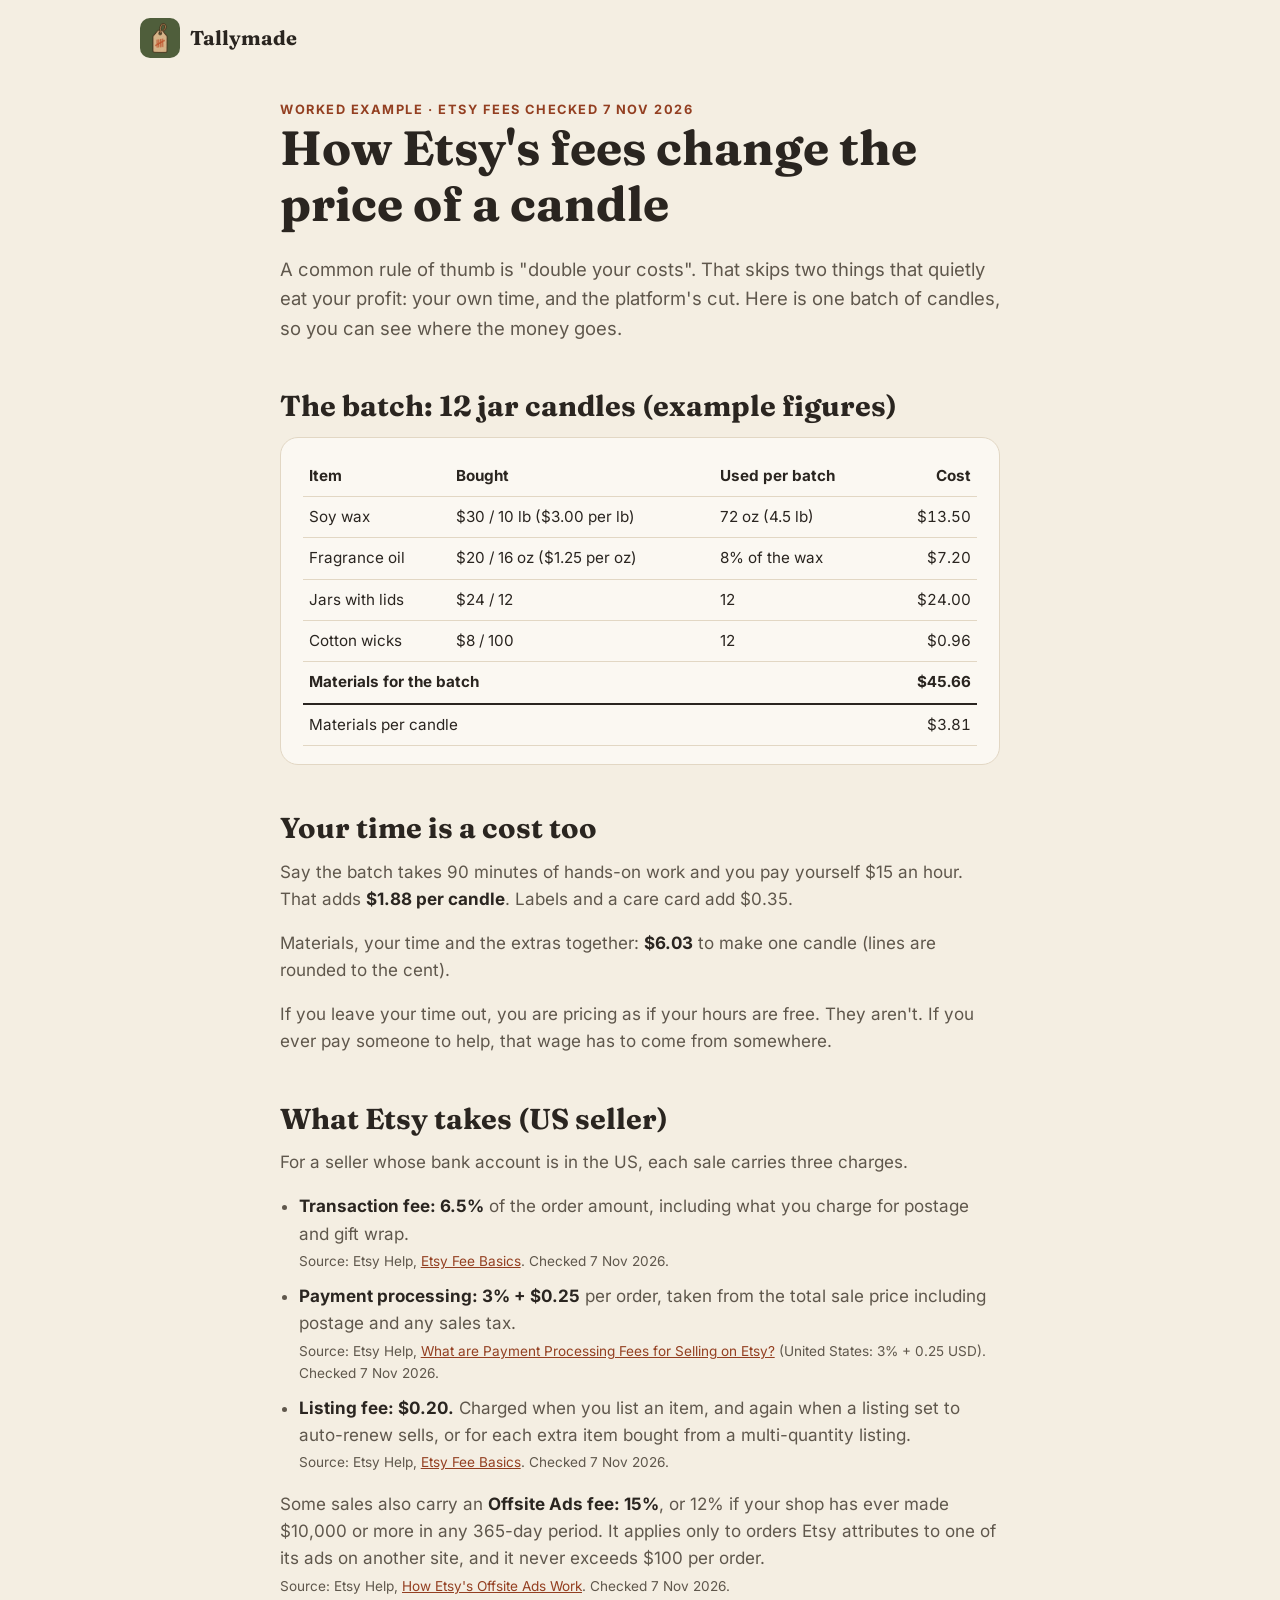
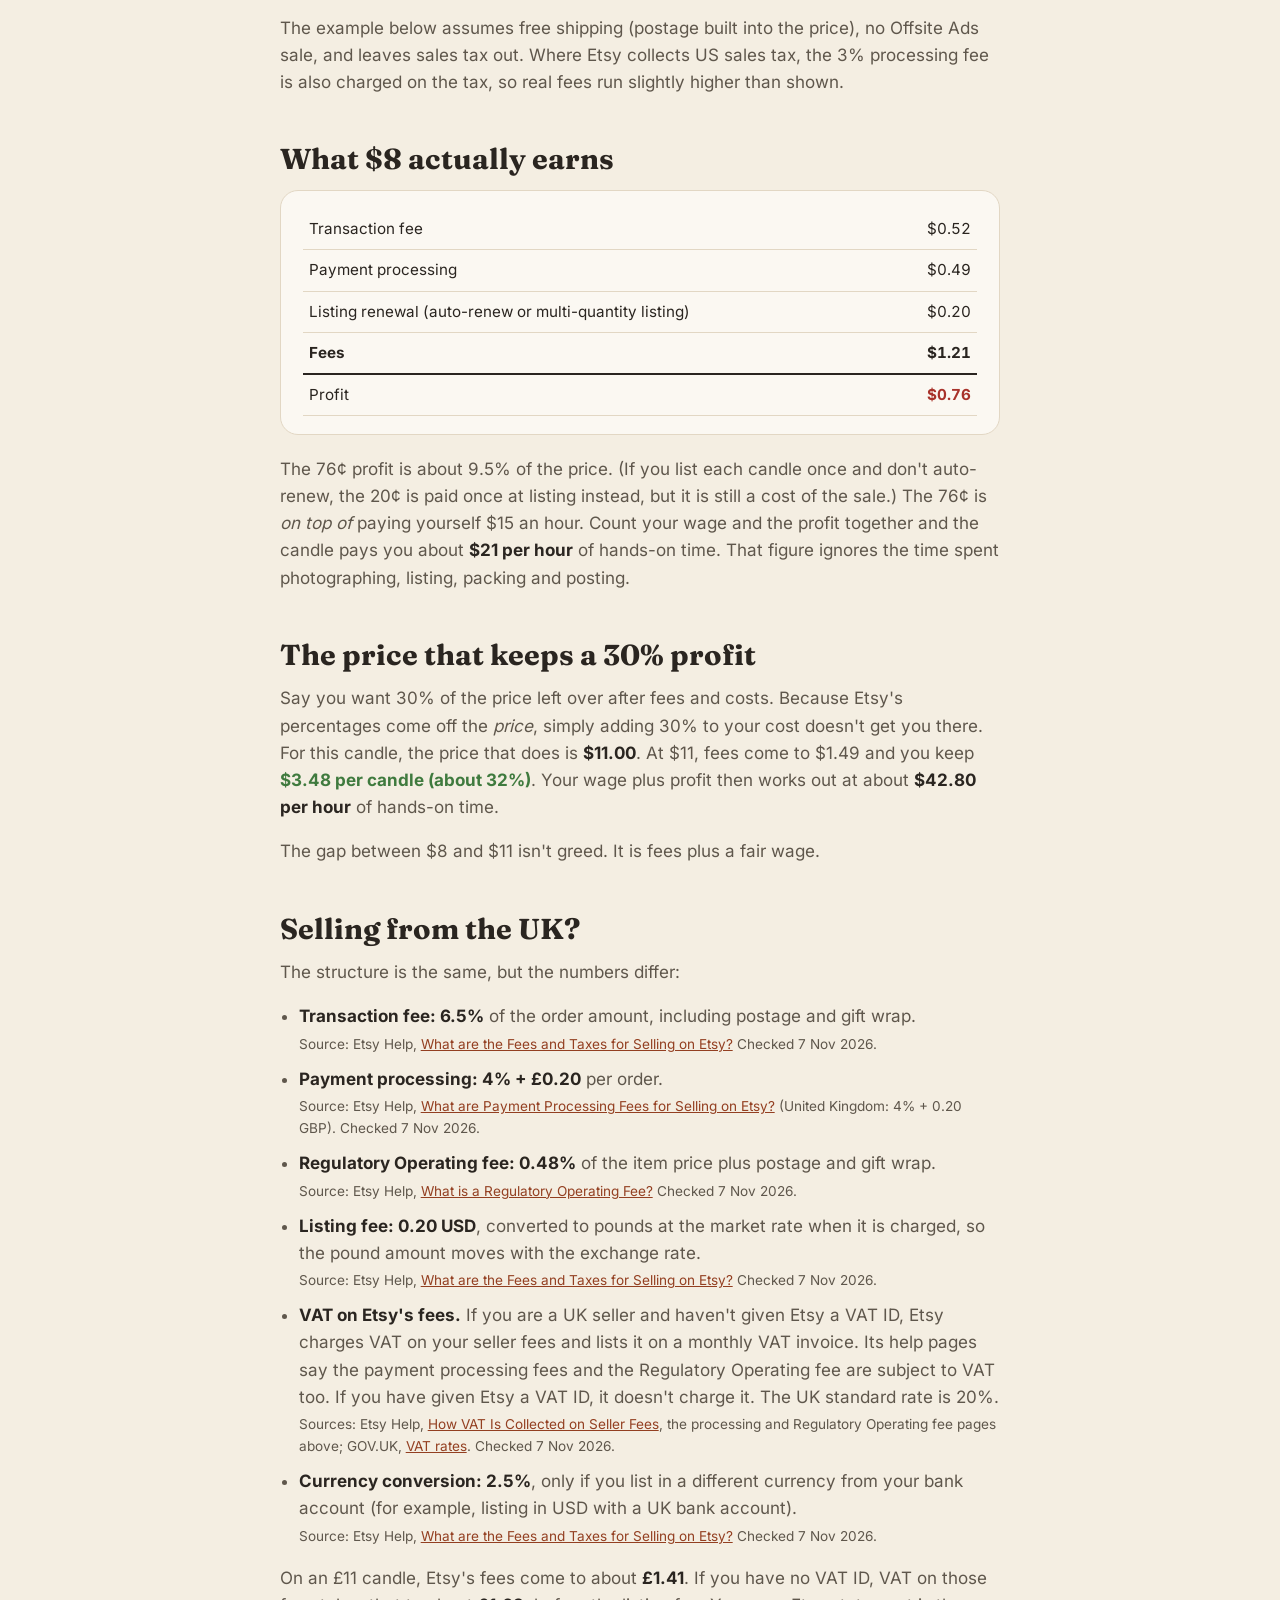
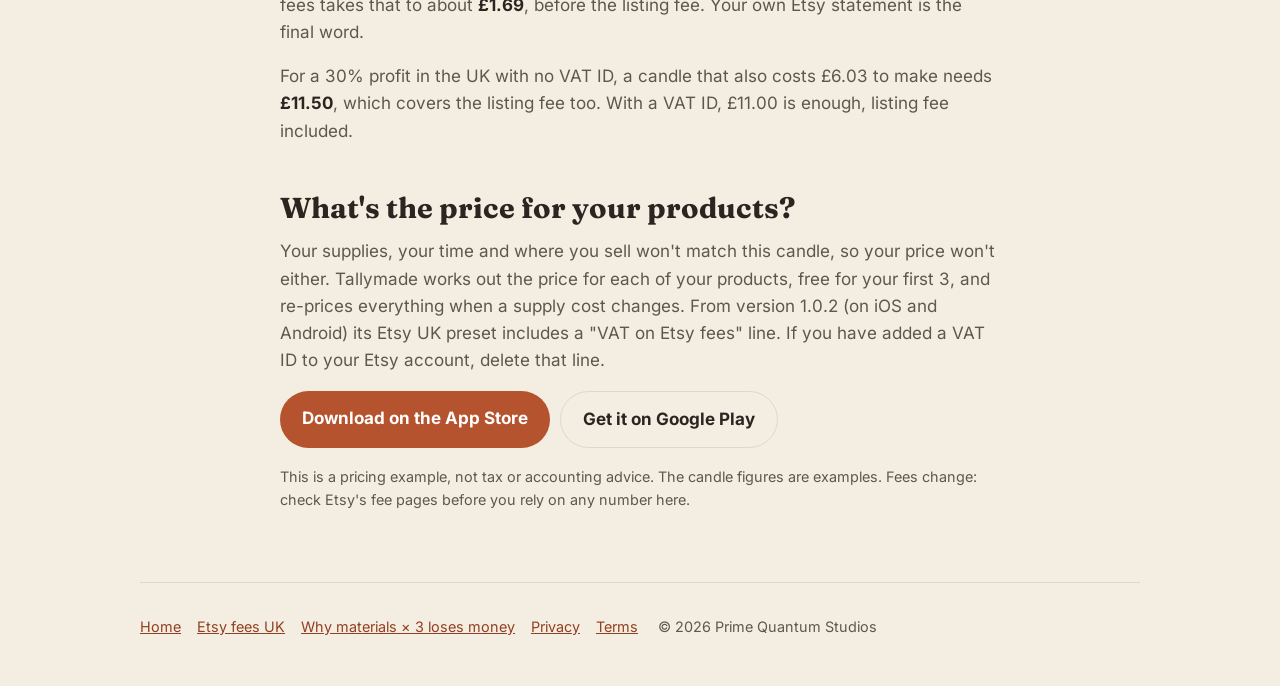
<file: etsy-candle-pricing-example.html>
<!doctype html>
<html lang="en">
<head>
<meta charset="utf-8">
<meta name="viewport" content="width=device-width, initial-scale=1">
<title>How Etsy's fees change the price of a candle (worked example) — Tallymade</title>
<meta name="description" content="One batch of 12 soy candles: materials, your time, Etsy's fees (US and UK), and the price that keeps a 30% profit.">
<meta property="og:title" content="How Etsy's fees change the price of a candle">
<meta property="og:description" content="$6.03 to make (including a $15/hour wage). At $8 you keep 76¢ after Etsy fees; at $11 about 32%. Every fee line, with Etsy's sources.">
<meta property="og:image" content="https://tallymade.app/assets/og.png">
<link rel="canonical" href="https://tallymade.app/etsy-candle-pricing-example.html">
<meta property="og:type" content="article">
<meta property="og:site_name" content="Tallymade">
<meta property="og:url" content="https://tallymade.app/etsy-candle-pricing-example.html">
<meta name="twitter:card" content="summary_large_image">
<meta name="twitter:image" content="https://tallymade.app/assets/og.png">
<script type="application/ld+json">{"@context":"https://schema.org","@type":"Article","headline":"How Etsy's fees change the price of a candle","description":"One batch of 12 soy candles: materials, your time, Etsy's fees (US and UK), and the price that keeps a 30% profit.","datePublished":"2026-11-07","dateModified":"2026-11-12","inLanguage":"en","mainEntityOfPage":"https://tallymade.app/etsy-candle-pricing-example.html","image":"https://tallymade.app/assets/og.png","author":{"@type":"Organization","name":"Prime Quantum Studios","url":"https://tallymade.app/"},"publisher":{"@type":"Organization","name":"Prime Quantum Studios","logo":{"@type":"ImageObject","url":"https://tallymade.app/assets/icon-512.png"}}}</script>
<link rel="icon" href="assets/favicon-64.png" type="image/png">
<style>
  @font-face{font-family:Fraunces;src:url(assets/fraunces-700.woff2) format("woff2");font-weight:700;font-display:swap}
  @font-face{font-family:Inter;src:url(assets/inter-400.woff2) format("woff2");font-weight:400;font-display:swap}
  @font-face{font-family:Inter;src:url(assets/inter-700.woff2) format("woff2");font-weight:700;font-display:swap}
  :root{--paper:#F4EEE2;--card:#FBF8F2;--sunken:#ECE4D4;--line:#E2D7C4;--ink:#2A2520;--soft:#5F574C;--accent:#B5532F;--accent-dark:#933F21;--accent-soft:#F3DFD3;--profit:#3F7A3E;--loss:#A8322A}
  *{box-sizing:border-box}
  body{margin:0;background:var(--paper);color:var(--ink);font:17px/1.6 Inter,system-ui,-apple-system,"Segoe UI",Roboto,sans-serif}
  h1,h2,h3{font-family:Fraunces,Georgia,"Times New Roman",serif;font-weight:700;line-height:1.15;margin:0 0 .5em}
  h1{font-size:clamp(2rem,4.6vw,3rem)} h2{font-size:clamp(1.4rem,3vw,1.8rem);margin-top:1.6em}
  p,li{color:var(--soft)} p{margin:0 0 1em}
  strong{color:var(--ink)}
  a{color:var(--accent-dark)}
  .wrap{max-width:1040px;margin:0 auto;padding:0 20px}
  header.top{display:flex;align-items:center;gap:10px;padding:18px 0}
  header.top img{width:40px;height:40px;border-radius:10px}
  header.top b{font-family:Fraunces,Georgia,serif;font-size:1.25rem}
  header.top a.home{display:flex;align-items:center;gap:10px;text-decoration:none;color:var(--ink)}
  article{max-width:720px;margin:0 auto;padding:24px 0 56px}
  .eyebrow{font-size:.8rem;letter-spacing:.12em;font-weight:700;color:var(--accent-dark);text-transform:uppercase}
  .lead{font-size:1.15rem}
  .card{background:var(--card);border:1px solid var(--line);border-radius:18px;padding:18px 22px;margin:0 0 1.2em}
  .src{font-size:.85rem;color:var(--soft);display:block;margin-top:.25em}
  table{width:100%;border-collapse:collapse;font-size:.95rem}
  td,th{padding:8px 6px;border-bottom:1px solid var(--line);text-align:left}
  td.n,th.n{text-align:right;white-space:nowrap;font-variant-numeric:tabular-nums}
  tr.total td{font-weight:700;border-bottom:2px solid var(--ink);color:var(--ink)}
  .good{color:var(--profit);font-weight:700} .bad{color:var(--loss);font-weight:700}
  ul.fees{padding-left:1.1em} ul.fees li{margin:.6em 0}
  .btn{display:inline-block;background:var(--accent);color:#fff;font-weight:700;text-decoration:none;padding:14px 22px;border-radius:999px}
  .btn:hover{background:var(--accent-dark)}
  .btn.secondary{background:transparent;color:var(--ink);border:1px solid var(--line)}
  .stores{display:flex;flex-wrap:wrap;gap:10px;margin:0 0 1em}
  .note{font-size:.9rem;color:var(--soft)}
  footer{padding:32px 0 48px;font-size:.9rem;color:var(--soft);border-top:1px solid var(--line)}
  footer a{margin-right:16px}
  :focus-visible{outline:3px solid var(--accent);outline-offset:2px}
</style>
</head>
<body>
<div class="wrap">
  <header class="top">
    <a class="home" href="./"><img src="icon.png" alt="Tallymade logo: a price tag with a tally mark"><b>Tallymade</b></a>
  </header>

  <main>
  <article>
    <div class="eyebrow">Worked example · Etsy fees checked 7 Nov 2026</div>
    <h1>How Etsy's fees change the price of a candle</h1>
    <p class="lead">A common rule of thumb is "double your costs". That skips two things that quietly eat your profit: your own time, and the platform's cut. Here is one batch of candles, so you can see where the money goes.</p>

    <h2>The batch: 12 jar candles (example figures)</h2>
    <div class="card">
      <table>
        <thead><tr><th>Item</th><th>Bought</th><th>Used per batch</th><th class="n">Cost</th></tr></thead>
        <tbody>
          <tr><td>Soy wax</td><td>$30 / 10 lb ($3.00 per lb)</td><td>72 oz (4.5 lb)</td><td class="n">$13.50</td></tr>
          <tr><td>Fragrance oil</td><td>$20 / 16 oz ($1.25 per oz)</td><td>8% of the wax</td><td class="n">$7.20</td></tr>
          <tr><td>Jars with lids</td><td>$24 / 12</td><td>12</td><td class="n">$24.00</td></tr>
          <tr><td>Cotton wicks</td><td>$8 / 100</td><td>12</td><td class="n">$0.96</td></tr>
          <tr class="total"><td colspan="3">Materials for the batch</td><td class="n">$45.66</td></tr>
          <tr><td colspan="3">Materials per candle</td><td class="n">$3.81</td></tr>
        </tbody>
      </table>
    </div>

    <h2>Your time is a cost too</h2>
    <p>Say the batch takes 90 minutes of hands-on work and you pay yourself $15 an hour. That adds <strong>$1.88 per candle</strong>. Labels and a care card add $0.35.</p>
    <p>Materials, your time and the extras together: <strong>$6.03</strong> to make one candle (lines are rounded to the cent).</p>
    <p>If you leave your time out, you are pricing as if your hours are free. They aren't. If you ever pay someone to help, that wage has to come from somewhere.</p>

    <h2>What Etsy takes (US seller)</h2>
    <p>For a seller whose bank account is in the US, each sale carries three charges.</p>
    <ul class="fees">
      <li><strong>Transaction fee: 6.5%</strong> of the order amount, including what you charge for postage and gift wrap.
        <span class="src">Source: Etsy Help, <a href="https://help.etsy.com/hc/en-us/articles/360035902374-Etsy-Fee-Basics">Etsy Fee Basics</a>. Checked 7 Nov 2026.</span></li>
      <li><strong>Payment processing: 3% + $0.25</strong> per order, taken from the total sale price including postage and any sales tax.
        <span class="src">Source: Etsy Help, <a href="https://help.etsy.com/hc/en-gb/articles/115015628847">What are Payment Processing Fees for Selling on Etsy?</a> (United States: 3% + 0.25 USD). Checked 7 Nov 2026.</span></li>
      <li><strong>Listing fee: $0.20.</strong> Charged when you list an item, and again when a listing set to auto-renew sells, or for each extra item bought from a multi-quantity listing.
        <span class="src">Source: Etsy Help, <a href="https://help.etsy.com/hc/en-us/articles/360035902374-Etsy-Fee-Basics">Etsy Fee Basics</a>. Checked 7 Nov 2026.</span></li>
    </ul>
    <p>Some sales also carry an <strong>Offsite Ads fee: 15%</strong>, or 12% if your shop has ever made $10,000 or more in any 365-day period. It applies only to orders Etsy attributes to one of its ads on another site, and it never exceeds $100 per order.
      <span class="src">Source: Etsy Help, <a href="https://help.etsy.com/hc/en-gb/articles/360000338367">How Etsy's Offsite Ads Work</a>. Checked 7 Nov 2026.</span></p>
    <p>The example below assumes free shipping (postage built into the price), no Offsite Ads sale, and leaves sales tax out. Where Etsy collects US sales tax, the 3% processing fee is also charged on the tax, so real fees run slightly higher than shown.</p>

    <h2>What $8 actually earns</h2>
    <div class="card">
      <table>
        <tbody>
          <tr><td>Transaction fee</td><td class="n">$0.52</td></tr>
          <tr><td>Payment processing</td><td class="n">$0.49</td></tr>
          <tr><td>Listing renewal (auto-renew or multi-quantity listing)</td><td class="n">$0.20</td></tr>
          <tr class="total"><td>Fees</td><td class="n">$1.21</td></tr>
          <tr><td>Profit</td><td class="n bad">$0.76</td></tr>
        </tbody>
      </table>
    </div>
    <p>The 76¢ profit is about 9.5% of the price. (If you list each candle once and don't auto-renew, the 20¢ is paid once at listing instead, but it is still a cost of the sale.) The 76¢ is <em>on top of</em> paying yourself $15 an hour. Count your wage and the profit together and the candle pays you about <strong>$21 per hour</strong> of hands-on time. That figure ignores the time spent photographing, listing, packing and posting.</p>

    <h2>The price that keeps a 30% profit</h2>
    <p>Say you want 30% of the price left over after fees and costs. Because Etsy's percentages come off the <em>price</em>, simply adding 30% to your cost doesn't get you there. For this candle, the price that does is <strong>$11.00</strong>. At $11, fees come to $1.49 and you keep <strong class="good">$3.48 per candle (about 32%)</strong>. Your wage plus profit then works out at about <strong>$42.80 per hour</strong> of hands-on time.</p>
    <p>The gap between $8 and $11 isn't greed. It is fees plus a fair wage.</p>

    <h2>Selling from the UK?</h2>
    <p>The structure is the same, but the numbers differ:</p>
    <ul class="fees">
      <li><strong>Transaction fee: 6.5%</strong> of the order amount, including postage and gift wrap.
        <span class="src">Source: Etsy Help, <a href="https://help.etsy.com/hc/en-gb/articles/115014483627">What are the Fees and Taxes for Selling on Etsy?</a> Checked 7 Nov 2026.</span></li>
      <li><strong>Payment processing: 4% + £0.20</strong> per order.
        <span class="src">Source: Etsy Help, <a href="https://help.etsy.com/hc/en-gb/articles/115015628847">What are Payment Processing Fees for Selling on Etsy?</a> (United Kingdom: 4% + 0.20 GBP). Checked 7 Nov 2026.</span></li>
      <li><strong>Regulatory Operating fee: 0.48%</strong> of the item price plus postage and gift wrap.
        <span class="src">Source: Etsy Help, <a href="https://help.etsy.com/hc/en-gb/articles/1500011073202-What-is-a-Regulatory-Operating-Fee">What is a Regulatory Operating Fee?</a> Checked 7 Nov 2026.</span></li>
      <li><strong>Listing fee: 0.20 USD</strong>, converted to pounds at the market rate when it is charged, so the pound amount moves with the exchange rate.
        <span class="src">Source: Etsy Help, <a href="https://help.etsy.com/hc/en-gb/articles/115014483627">What are the Fees and Taxes for Selling on Etsy?</a> Checked 7 Nov 2026.</span></li>
      <li><strong>VAT on Etsy's fees.</strong> If you are a UK seller and haven't given Etsy a VAT ID, Etsy charges VAT on your seller fees and lists it on a monthly VAT invoice. Its help pages say the payment processing fees and the Regulatory Operating fee are subject to VAT too. If you have given Etsy a VAT ID, it doesn't charge it. The UK standard rate is 20%.
        <span class="src">Sources: Etsy Help, <a href="https://help.etsy.com/hc/en-gb/articles/360040584433-How-VAT-Is-Collected-on-Seller-Fees">How VAT Is Collected on Seller Fees</a>, the processing and Regulatory Operating fee pages above; GOV.UK, <a href="https://www.gov.uk/vat-rates">VAT rates</a>. Checked 7 Nov 2026.</span></li>
      <li><strong>Currency conversion: 2.5%</strong>, only if you list in a different currency from your bank account (for example, listing in USD with a UK bank account).
        <span class="src">Source: Etsy Help, <a href="https://help.etsy.com/hc/en-gb/articles/115014483627">What are the Fees and Taxes for Selling on Etsy?</a> Checked 7 Nov 2026.</span></li>
    </ul>
    <p>On an £11 candle, Etsy's fees come to about <strong>£1.41</strong>. If you have no VAT ID, VAT on those fees takes that to about <strong>£1.69</strong>, before the listing fee. Your own Etsy statement is the final word.</p>
    <p>For a 30% profit in the UK with no VAT ID, a candle that also costs £6.03 to make needs <strong>£11.50</strong>, which covers the listing fee too. With a VAT ID, £11.00 is enough, listing fee included.</p>

    <h2>What's the price for your products?</h2>
    <p>Your supplies, your time and where you sell won't match this candle, so your price won't either. Tallymade works out the price for each of your products, free for your first 3, and re-prices everything when a supply cost changes. From version 1.0.2 (on iOS and Android) its Etsy UK preset includes a "VAT on Etsy fees" line. If you have added a VAT ID to your Etsy account, delete that line.</p>
    <div class="stores">
      <a class="btn" href="https://apps.apple.com/gb/app/tallymade-handmade-pricing/id6823324719">Download on the App Store</a>
      <a class="btn secondary" href="https://play.google.com/store/apps/details?id=com.primequantumstudios.tallymade">Get it on Google Play</a>
    </div>
    <p class="note">This is a pricing example, not tax or accounting advice. The candle figures are examples. Fees change: check Etsy's fee pages before you rely on any number here.</p>
  </article>
  </main>

  <footer>
    <a href="./">Home</a><a href="etsy-fees-uk.html">Etsy fees UK</a><a href="handmade-pricing-formula.html">Why materials × 3 loses money</a><a href="privacy.html">Privacy</a><a href="terms.html">Terms</a>
    <span>© 2026 Prime Quantum Studios</span>
  </footer>
</div>
</body>
</html>
</file>
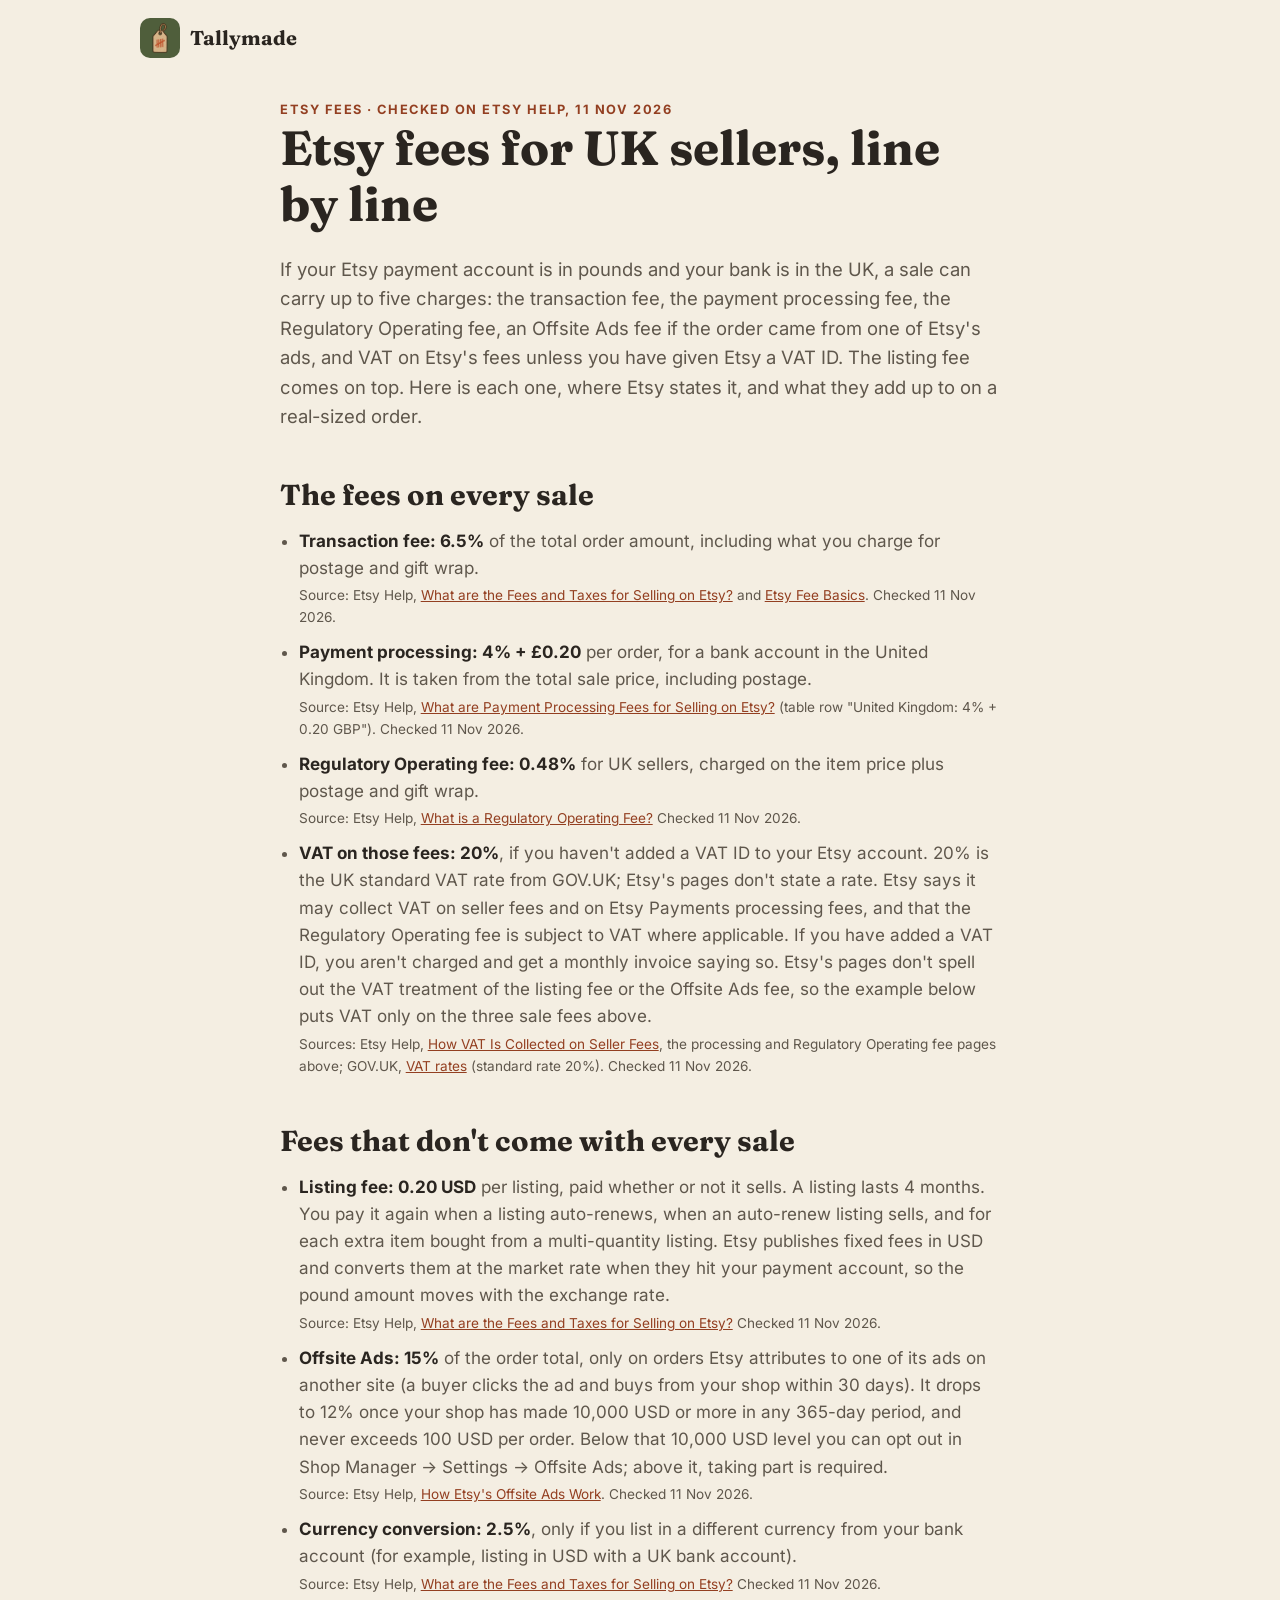
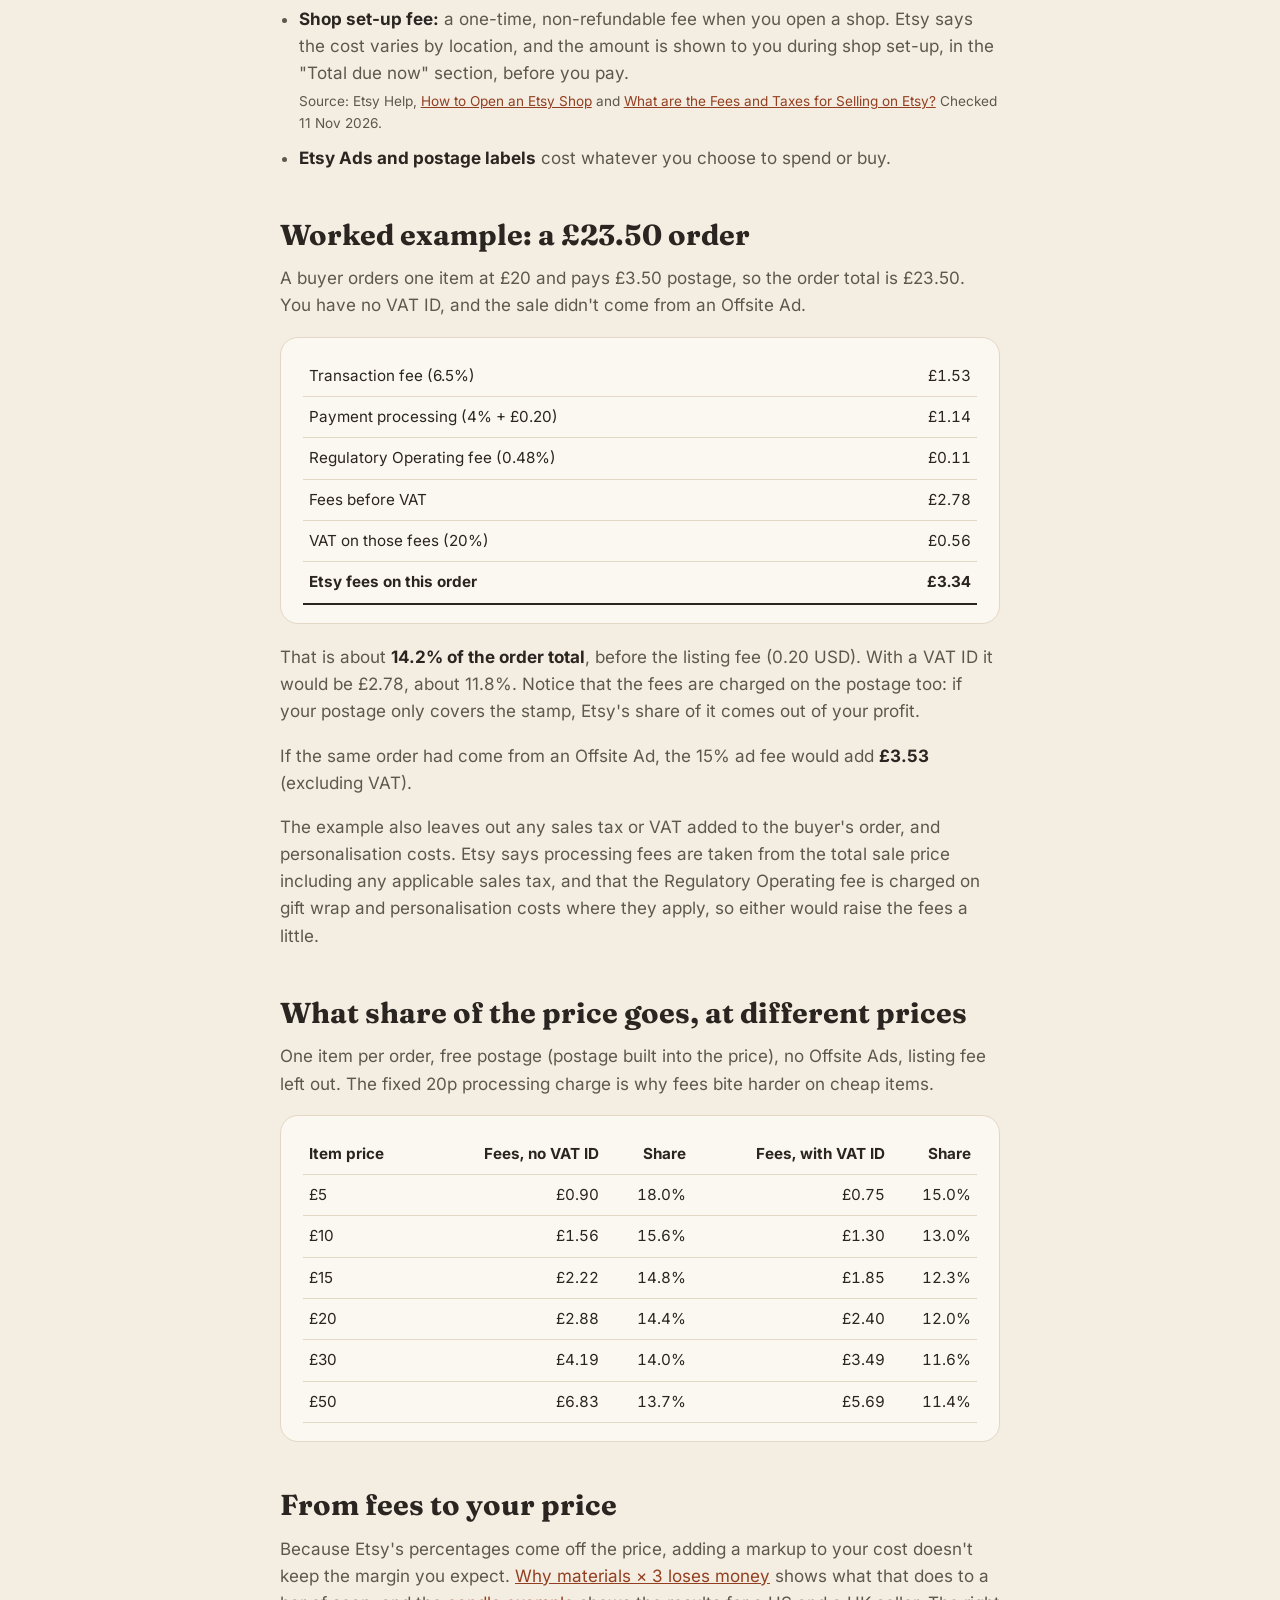
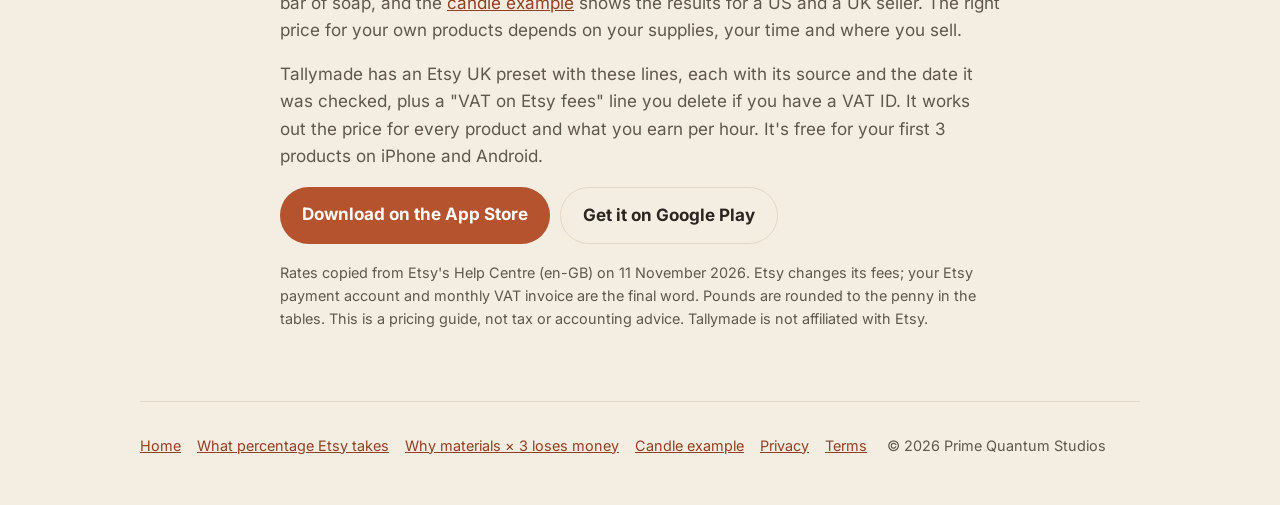
<file: etsy-fees-uk.html>
<!doctype html>
<html lang="en-GB">
<head>
<meta charset="utf-8">
<meta name="viewport" content="width=device-width, initial-scale=1">
<title>Etsy Fees UK 2026: Every Fee, VAT and a Worked Example</title>
<meta name="description" content="Etsy fees UK 2026: 6.5% transaction, 4% + 20p processing, 0.48% regulatory fee and 20% VAT without a VAT ID. Worked £23.50 order, sourced to Etsy Help.">
<link rel="canonical" href="https://tallymade.app/etsy-fees-uk.html">
<meta property="og:type" content="article">
<meta property="og:site_name" content="Tallymade">
<meta property="og:url" content="https://tallymade.app/etsy-fees-uk.html">
<meta property="og:title" content="Etsy Fees UK 2026: Every Fee, VAT and a Worked Example">
<meta property="og:description" content="Etsy fees UK 2026: 6.5% transaction, 4% + 20p processing, 0.48% regulatory fee and 20% VAT without a VAT ID. Worked £23.50 order, sourced to Etsy Help.">
<meta property="og:image" content="https://tallymade.app/assets/og.png">
<meta name="twitter:card" content="summary_large_image">
<meta name="twitter:title" content="Etsy Fees UK 2026: Every Fee, VAT and a Worked Example">
<meta name="twitter:description" content="Etsy fees UK 2026: 6.5% transaction, 4% + 20p processing, 0.48% regulatory fee and 20% VAT without a VAT ID. Worked £23.50 order, sourced to Etsy Help.">
<meta name="twitter:image" content="https://tallymade.app/assets/og.png">
<link rel="icon" href="assets/favicon-64.png" type="image/png">
<link rel="apple-touch-icon" href="assets/apple-touch-icon.png">
<script type="application/ld+json">{"@context":"https://schema.org","@type":"Article","headline":"Etsy Fees UK 2026: Every Fee, VAT and a Worked Example","description":"Etsy fees UK 2026: 6.5% transaction, 4% + 20p processing, 0.48% regulatory fee and 20% VAT without a VAT ID. Worked £23.50 order, sourced to Etsy Help.","datePublished":"2026-11-11","dateModified":"2026-11-12","inLanguage":"en-GB","mainEntityOfPage":"https://tallymade.app/etsy-fees-uk.html","image":"https://tallymade.app/assets/og.png","author":{"@type":"Organization","name":"Prime Quantum Studios","url":"https://tallymade.app/"},"publisher":{"@type":"Organization","name":"Prime Quantum Studios","logo":{"@type":"ImageObject","url":"https://tallymade.app/assets/icon-512.png"}}}</script>
<style>
  @font-face{font-family:Fraunces;src:url(assets/fraunces-700.woff2) format("woff2");font-weight:700;font-display:swap}
  @font-face{font-family:Inter;src:url(assets/inter-400.woff2) format("woff2");font-weight:400;font-display:swap}
  @font-face{font-family:Inter;src:url(assets/inter-700.woff2) format("woff2");font-weight:700;font-display:swap}
  :root{--paper:#F4EEE2;--card:#FBF8F2;--sunken:#ECE4D4;--line:#E2D7C4;--ink:#2A2520;--soft:#5F574C;--accent:#B5532F;--accent-dark:#933F21;--accent-soft:#F3DFD3;--profit:#3F7A3E;--loss:#A8322A}
  *{box-sizing:border-box}
  body{margin:0;background:var(--paper);color:var(--ink);font:17px/1.6 Inter,system-ui,-apple-system,"Segoe UI",Roboto,sans-serif}
  h1,h2,h3{font-family:Fraunces,Georgia,"Times New Roman",serif;font-weight:700;line-height:1.15;margin:0 0 .5em}
  h1{font-size:clamp(2rem,4.6vw,3rem)} h2{font-size:clamp(1.4rem,3vw,1.8rem);margin-top:1.6em}
  p,li{color:var(--soft)} p{margin:0 0 1em}
  strong{color:var(--ink)}
  a{color:var(--accent-dark)}
  .wrap{max-width:1040px;margin:0 auto;padding:0 20px}
  header.top{display:flex;align-items:center;gap:10px;padding:18px 0}
  header.top img{width:40px;height:40px;border-radius:10px}
  header.top b{font-family:Fraunces,Georgia,serif;font-size:1.25rem}
  header.top a.home{display:flex;align-items:center;gap:10px;text-decoration:none;color:var(--ink)}
  article{max-width:720px;margin:0 auto;padding:24px 0 56px}
  .eyebrow{font-size:.8rem;letter-spacing:.12em;font-weight:700;color:var(--accent-dark);text-transform:uppercase}
  .lead{font-size:1.15rem}
  .card{background:var(--card);border:1px solid var(--line);border-radius:18px;padding:18px 22px;margin:0 0 1.2em;overflow-x:auto}
  .src{font-size:.85rem;color:var(--soft);display:block;margin-top:.25em}
  table{width:100%;border-collapse:collapse;font-size:.95rem}
  td,th{padding:8px 6px;border-bottom:1px solid var(--line);text-align:left}
  td.n,th.n{text-align:right;white-space:nowrap;font-variant-numeric:tabular-nums}
  tr.total td{font-weight:700;border-bottom:2px solid var(--ink);color:var(--ink)}
  ul.fees{padding-left:1.1em} ul.fees li{margin:.6em 0}
  .btn{display:inline-block;background:var(--accent);color:#fff;font-weight:700;text-decoration:none;padding:14px 22px;border-radius:999px}
  .btn:hover{background:var(--accent-dark)}
  .btn.secondary{background:transparent;color:var(--ink);border:1px solid var(--line)}
  .stores{display:flex;flex-wrap:wrap;gap:10px;margin:0 0 1em}
  .note{font-size:.9rem;color:var(--soft)}
  footer{padding:32px 0 48px;font-size:.9rem;color:var(--soft);border-top:1px solid var(--line)}
  footer a{margin-right:16px}
  :focus-visible{outline:3px solid var(--accent);outline-offset:2px}
</style>
</head>
<body>
<div class="wrap">
  <header class="top">
    <a class="home" href="./"><img src="icon.png" alt="Tallymade logo: a price tag with a tally mark"><b>Tallymade</b></a>
  </header>

  <main>
  <article>
    <div class="eyebrow">Etsy fees · checked on Etsy Help, 11 Nov 2026</div>
    <h1>Etsy fees for UK sellers, line by line</h1>
    <p class="lead">If your Etsy payment account is in pounds and your bank is in the UK, a sale can carry up to five charges: the transaction fee, the payment processing fee, the Regulatory Operating fee, an Offsite Ads fee if the order came from one of Etsy's ads, and VAT on Etsy's fees unless you have given Etsy a VAT ID. The listing fee comes on top. Here is each one, where Etsy states it, and what they add up to on a real-sized order.</p>

    <h2>The fees on every sale</h2>
    <ul class="fees">
      <li><strong>Transaction fee: 6.5%</strong> of the total order amount, including what you charge for postage and gift wrap.
        <span class="src">Source: Etsy Help, <a href="https://help.etsy.com/hc/en-gb/articles/115014483627">What are the Fees and Taxes for Selling on Etsy?</a> and <a href="https://help.etsy.com/hc/en-gb/articles/360035902374">Etsy Fee Basics</a>. Checked 11 Nov 2026.</span></li>
      <li><strong>Payment processing: 4% + £0.20</strong> per order, for a bank account in the United Kingdom. It is taken from the total sale price, including postage.
        <span class="src">Source: Etsy Help, <a href="https://help.etsy.com/hc/en-gb/articles/115015628847">What are Payment Processing Fees for Selling on Etsy?</a> (table row "United Kingdom: 4% + 0.20 GBP"). Checked 11 Nov 2026.</span></li>
      <li><strong>Regulatory Operating fee: 0.48%</strong> for UK sellers, charged on the item price plus postage and gift wrap.
        <span class="src">Source: Etsy Help, <a href="https://help.etsy.com/hc/en-gb/articles/1500011073202">What is a Regulatory Operating Fee?</a> Checked 11 Nov 2026.</span></li>
      <li><strong>VAT on those fees: 20%</strong>, if you haven't added a VAT ID to your Etsy account. 20% is the UK standard VAT rate from GOV.UK; Etsy's pages don't state a rate. Etsy says it may collect VAT on seller fees and on Etsy Payments processing fees, and that the Regulatory Operating fee is subject to VAT where applicable. If you have added a VAT ID, you aren't charged and get a monthly invoice saying so. Etsy's pages don't spell out the VAT treatment of the listing fee or the Offsite Ads fee, so the example below puts VAT only on the three sale fees above.
        <span class="src">Sources: Etsy Help, <a href="https://help.etsy.com/hc/en-gb/articles/360040584433">How VAT Is Collected on Seller Fees</a>, the processing and Regulatory Operating fee pages above; GOV.UK, <a href="https://www.gov.uk/vat-rates">VAT rates</a> (standard rate 20%). Checked 11 Nov 2026.</span></li>
    </ul>

    <h2>Fees that don't come with every sale</h2>
    <ul class="fees">
      <li><strong>Listing fee: 0.20 USD</strong> per listing, paid whether or not it sells. A listing lasts 4 months. You pay it again when a listing auto-renews, when an auto-renew listing sells, and for each extra item bought from a multi-quantity listing. Etsy publishes fixed fees in USD and converts them at the market rate when they hit your payment account, so the pound amount moves with the exchange rate.
        <span class="src">Source: Etsy Help, <a href="https://help.etsy.com/hc/en-gb/articles/115014483627">What are the Fees and Taxes for Selling on Etsy?</a> Checked 11 Nov 2026.</span></li>
      <li><strong>Offsite Ads: 15%</strong> of the order total, only on orders Etsy attributes to one of its ads on another site (a buyer clicks the ad and buys from your shop within 30 days). It drops to 12% once your shop has made 10,000 USD or more in any 365-day period, and never exceeds 100 USD per order. Below that 10,000 USD level you can opt out in Shop Manager → Settings → Offsite Ads; above it, taking part is required.
        <span class="src">Source: Etsy Help, <a href="https://help.etsy.com/hc/en-gb/articles/360000338367">How Etsy's Offsite Ads Work</a>. Checked 11 Nov 2026.</span></li>
      <li><strong>Currency conversion: 2.5%</strong>, only if you list in a different currency from your bank account (for example, listing in USD with a UK bank account).
        <span class="src">Source: Etsy Help, <a href="https://help.etsy.com/hc/en-gb/articles/115014483627">What are the Fees and Taxes for Selling on Etsy?</a> Checked 11 Nov 2026.</span></li>
      <li><strong>Shop set-up fee:</strong> a one-time, non-refundable fee when you open a shop. Etsy says the cost varies by location, and the amount is shown to you during shop set-up, in the "Total due now" section, before you pay.
        <span class="src">Source: Etsy Help, <a href="https://help.etsy.com/hc/en-gb/articles/115015672808">How to Open an Etsy Shop</a> and <a href="https://help.etsy.com/hc/en-gb/articles/115014483627">What are the Fees and Taxes for Selling on Etsy?</a> Checked 11 Nov 2026.</span></li>
      <li><strong>Etsy Ads and postage labels</strong> cost whatever you choose to spend or buy.</li>
    </ul>

    <h2>Worked example: a £23.50 order</h2>
    <p>A buyer orders one item at £20 and pays £3.50 postage, so the order total is £23.50. You have no VAT ID, and the sale didn't come from an Offsite Ad.</p>
    <div class="card">
      <table>
        <tbody>
          <tr><td>Transaction fee (6.5%)</td><td class="n">£1.53</td></tr>
          <tr><td>Payment processing (4% + £0.20)</td><td class="n">£1.14</td></tr>
          <tr><td>Regulatory Operating fee (0.48%)</td><td class="n">£0.11</td></tr>
          <tr><td>Fees before VAT</td><td class="n">£2.78</td></tr>
          <tr><td>VAT on those fees (20%)</td><td class="n">£0.56</td></tr>
          <tr class="total"><td>Etsy fees on this order</td><td class="n">£3.34</td></tr>
        </tbody>
      </table>
    </div>
    <p>That is about <strong>14.2% of the order total</strong>, before the listing fee (0.20 USD). With a VAT ID it would be £2.78, about 11.8%. Notice that the fees are charged on the postage too: if your postage only covers the stamp, Etsy's share of it comes out of your profit.</p>
    <p>If the same order had come from an Offsite Ad, the 15% ad fee would add <strong>£3.53</strong> (excluding VAT).</p>
    <p>The example also leaves out any sales tax or VAT added to the buyer's order, and personalisation costs. Etsy says processing fees are taken from the total sale price including any applicable sales tax, and that the Regulatory Operating fee is charged on gift wrap and personalisation costs where they apply, so either would raise the fees a little.</p>

    <h2>What share of the price goes, at different prices</h2>
    <p>One item per order, free postage (postage built into the price), no Offsite Ads, listing fee left out. The fixed 20p processing charge is why fees bite harder on cheap items.</p>
    <div class="card">
      <table>
        <thead><tr><th>Item price</th><th class="n">Fees, no VAT ID</th><th class="n">Share</th><th class="n">Fees, with VAT ID</th><th class="n">Share</th></tr></thead>
        <tbody>
          <tr><td>£5</td><td class="n">£0.90</td><td class="n">18.0%</td><td class="n">£0.75</td><td class="n">15.0%</td></tr>
          <tr><td>£10</td><td class="n">£1.56</td><td class="n">15.6%</td><td class="n">£1.30</td><td class="n">13.0%</td></tr>
          <tr><td>£15</td><td class="n">£2.22</td><td class="n">14.8%</td><td class="n">£1.85</td><td class="n">12.3%</td></tr>
          <tr><td>£20</td><td class="n">£2.88</td><td class="n">14.4%</td><td class="n">£2.40</td><td class="n">12.0%</td></tr>
          <tr><td>£30</td><td class="n">£4.19</td><td class="n">14.0%</td><td class="n">£3.49</td><td class="n">11.6%</td></tr>
          <tr><td>£50</td><td class="n">£6.83</td><td class="n">13.7%</td><td class="n">£5.69</td><td class="n">11.4%</td></tr>
        </tbody>
      </table>
    </div>

    <h2>From fees to your price</h2>
    <p>Because Etsy's percentages come off the price, adding a markup to your cost doesn't keep the margin you expect. <a href="handmade-pricing-formula.html">Why materials × 3 loses money</a> shows what that does to a bar of soap, and the <a href="etsy-candle-pricing-example.html">candle example</a> shows the results for a US and a UK seller. The right price for your own products depends on your supplies, your time and where you sell.</p>
    <p>Tallymade has an Etsy UK preset with these lines, each with its source and the date it was checked, plus a "VAT on Etsy fees" line you delete if you have a VAT ID. It works out the price for every product and what you earn per hour. It's free for your first 3 products on iPhone and Android.</p>
    <div class="stores">
      <a class="btn" href="https://apps.apple.com/gb/app/tallymade-handmade-pricing/id6823324719">Download on the App Store</a>
      <a class="btn secondary" href="https://play.google.com/store/apps/details?id=com.primequantumstudios.tallymade">Get it on Google Play</a>
    </div>
    <p class="note">Rates copied from Etsy's Help Centre (en-GB) on 11 November 2026. Etsy changes its fees; your Etsy payment account and monthly VAT invoice are the final word. Pounds are rounded to the penny in the tables. This is a pricing guide, not tax or accounting advice. Tallymade is not affiliated with Etsy.</p>
  </article>
  </main>

  <footer>
    <a href="./">Home</a><a href="what-percentage-does-etsy-take-uk.html">What percentage Etsy takes</a><a href="handmade-pricing-formula.html">Why materials × 3 loses money</a><a href="etsy-candle-pricing-example.html">Candle example</a><a href="privacy.html">Privacy</a><a href="terms.html">Terms</a>
    <span>© 2026 Prime Quantum Studios</span>
  </footer>
</div>
</body>
</html>
</file>
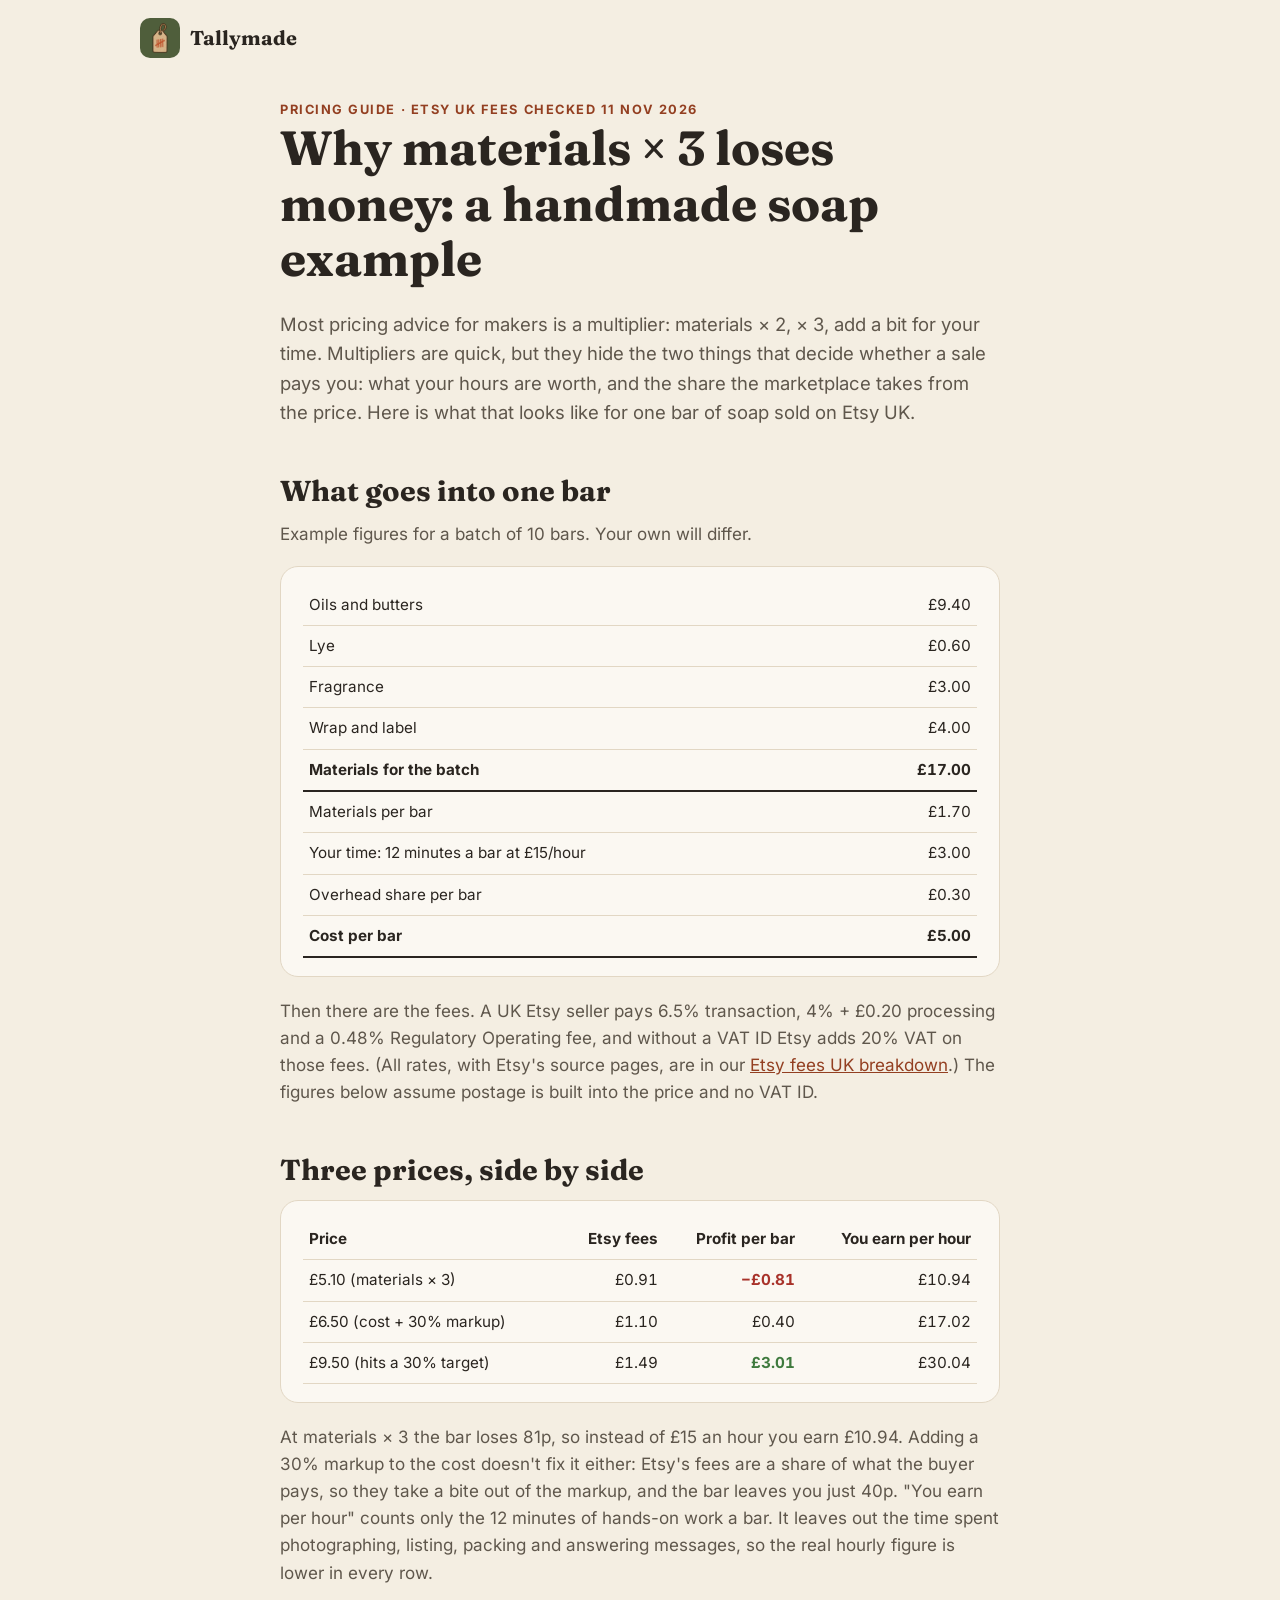
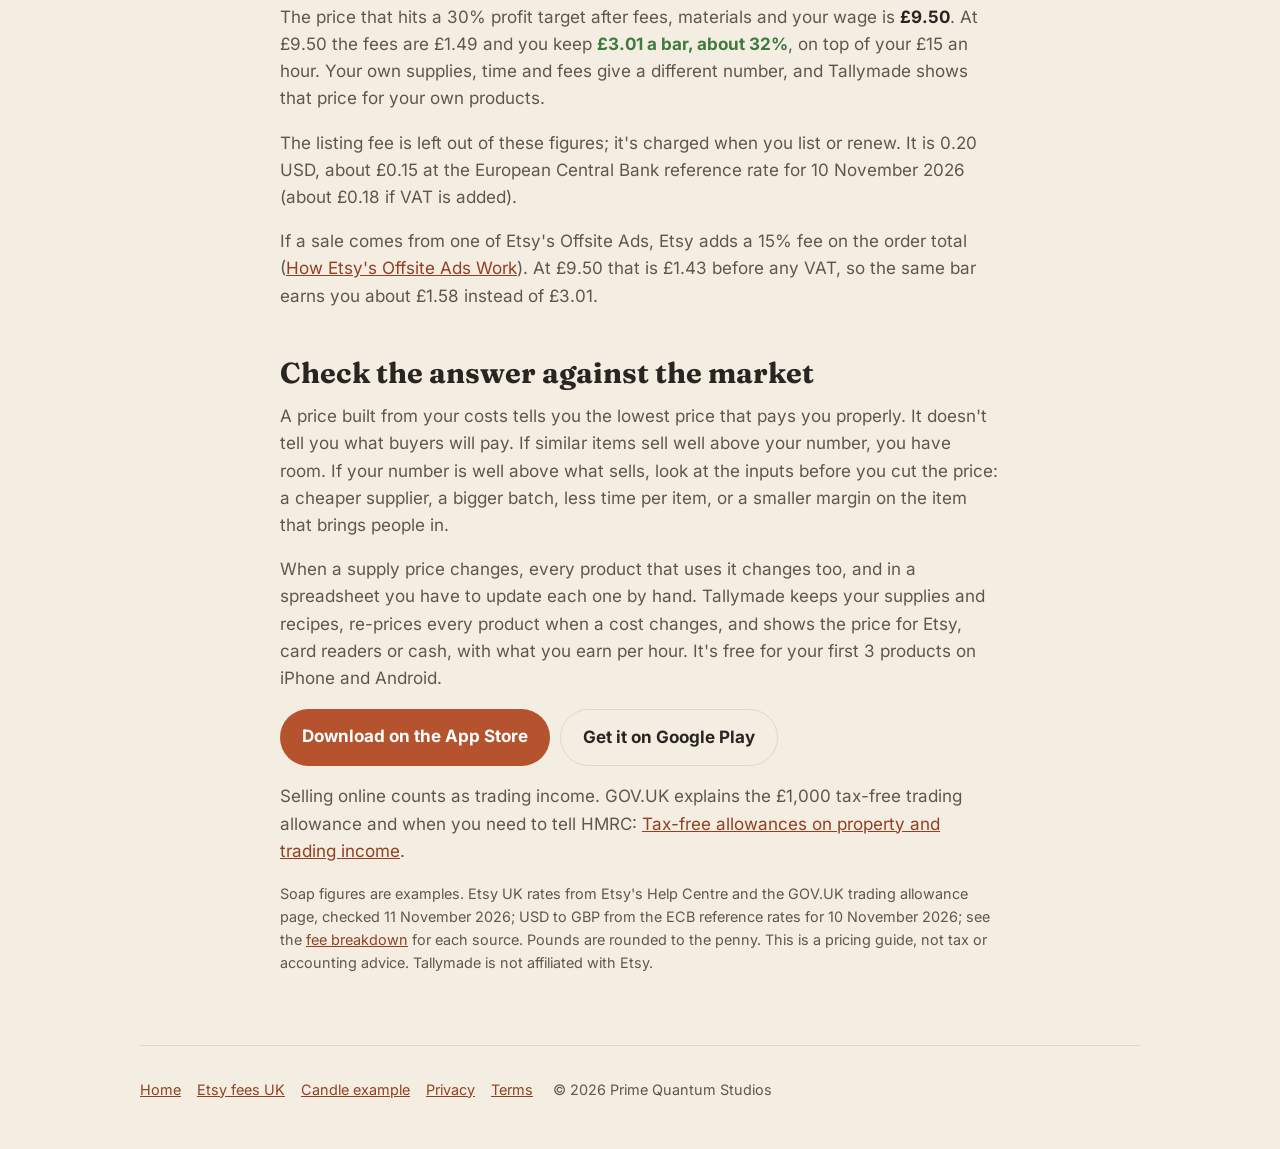
<file: handmade-pricing-formula.html>
<!doctype html>
<html lang="en-GB">
<head>
<meta charset="utf-8">
<meta name="viewport" content="width=device-width, initial-scale=1">
<title>Handmade Pricing: Why Materials × 3 Loses Money (Soap Example)</title>
<meta name="description" content="Price a bar of soap at materials × 3 on Etsy UK and every sale loses 81p. A worked soap example with Etsy UK fees: three prices side by side, profit per bar and what you earn per hour.">
<link rel="canonical" href="https://tallymade.app/handmade-pricing-formula.html">
<meta property="og:type" content="article">
<meta property="og:site_name" content="Tallymade">
<meta property="og:url" content="https://tallymade.app/handmade-pricing-formula.html">
<meta property="og:title" content="Handmade Pricing: Why Materials × 3 Loses Money (Soap Example)">
<meta property="og:description" content="Price a bar of soap at materials × 3 on Etsy UK and every sale loses 81p. A worked soap example with Etsy UK fees: three prices side by side, profit per bar and what you earn per hour.">
<meta property="og:image" content="https://tallymade.app/assets/og.png">
<meta name="twitter:card" content="summary_large_image">
<meta name="twitter:title" content="Handmade Pricing: Why Materials × 3 Loses Money (Soap Example)">
<meta name="twitter:description" content="Price a bar of soap at materials × 3 on Etsy UK and every sale loses 81p. A worked soap example with Etsy UK fees: three prices side by side, profit per bar and what you earn per hour.">
<meta name="twitter:image" content="https://tallymade.app/assets/og.png">
<link rel="icon" href="assets/favicon-64.png" type="image/png">
<link rel="apple-touch-icon" href="assets/apple-touch-icon.png">
<script type="application/ld+json">{"@context":"https://schema.org","@type":"Article","headline":"Handmade Pricing: Why Materials × 3 Loses Money (Soap Example)","description":"Price a bar of soap at materials × 3 on Etsy UK and every sale loses 81p. A worked soap example with Etsy UK fees: three prices side by side, profit per bar and what you earn per hour.","datePublished":"2026-11-11","dateModified":"2026-11-12","inLanguage":"en-GB","mainEntityOfPage":"https://tallymade.app/handmade-pricing-formula.html","image":"https://tallymade.app/assets/og.png","author":{"@type":"Organization","name":"Prime Quantum Studios","url":"https://tallymade.app/"},"publisher":{"@type":"Organization","name":"Prime Quantum Studios","logo":{"@type":"ImageObject","url":"https://tallymade.app/assets/icon-512.png"}}}</script>
<style>
  @font-face{font-family:Fraunces;src:url(assets/fraunces-700.woff2) format("woff2");font-weight:700;font-display:swap}
  @font-face{font-family:Inter;src:url(assets/inter-400.woff2) format("woff2");font-weight:400;font-display:swap}
  @font-face{font-family:Inter;src:url(assets/inter-700.woff2) format("woff2");font-weight:700;font-display:swap}
  :root{--paper:#F4EEE2;--card:#FBF8F2;--sunken:#ECE4D4;--line:#E2D7C4;--ink:#2A2520;--soft:#5F574C;--accent:#B5532F;--accent-dark:#933F21;--accent-soft:#F3DFD3;--profit:#3F7A3E;--loss:#A8322A}
  *{box-sizing:border-box}
  body{margin:0;background:var(--paper);color:var(--ink);font:17px/1.6 Inter,system-ui,-apple-system,"Segoe UI",Roboto,sans-serif}
  h1,h2,h3{font-family:Fraunces,Georgia,"Times New Roman",serif;font-weight:700;line-height:1.15;margin:0 0 .5em}
  h1{font-size:clamp(2rem,4.6vw,3rem)} h2{font-size:clamp(1.4rem,3vw,1.8rem);margin-top:1.6em}
  p,li{color:var(--soft)} p{margin:0 0 1em}
  strong{color:var(--ink)}
  a{color:var(--accent-dark)}
  .wrap{max-width:1040px;margin:0 auto;padding:0 20px}
  header.top{display:flex;align-items:center;gap:10px;padding:18px 0}
  header.top img{width:40px;height:40px;border-radius:10px}
  header.top b{font-family:Fraunces,Georgia,serif;font-size:1.25rem}
  header.top a.home{display:flex;align-items:center;gap:10px;text-decoration:none;color:var(--ink)}
  article{max-width:720px;margin:0 auto;padding:24px 0 56px}
  .eyebrow{font-size:.8rem;letter-spacing:.12em;font-weight:700;color:var(--accent-dark);text-transform:uppercase}
  .lead{font-size:1.15rem}
  .card{background:var(--card);border:1px solid var(--line);border-radius:18px;padding:18px 22px;margin:0 0 1.2em;overflow-x:auto}
  .src{font-size:.85rem;color:var(--soft);display:block;margin-top:.25em}
  table{width:100%;border-collapse:collapse;font-size:.95rem}
  td,th{padding:8px 6px;border-bottom:1px solid var(--line);text-align:left}
  td.n,th.n{text-align:right;white-space:nowrap;font-variant-numeric:tabular-nums}
  tr.total td{font-weight:700;border-bottom:2px solid var(--ink);color:var(--ink)}
  .good{color:var(--profit);font-weight:700} .bad{color:var(--loss);font-weight:700}
  .btn{display:inline-block;background:var(--accent);color:#fff;font-weight:700;text-decoration:none;padding:14px 22px;border-radius:999px}
  .btn:hover{background:var(--accent-dark)}
  .btn.secondary{background:transparent;color:var(--ink);border:1px solid var(--line)}
  .stores{display:flex;flex-wrap:wrap;gap:10px;margin:0 0 1em}
  .note{font-size:.9rem;color:var(--soft)}
  footer{padding:32px 0 48px;font-size:.9rem;color:var(--soft);border-top:1px solid var(--line)}
  footer a{margin-right:16px}
  :focus-visible{outline:3px solid var(--accent);outline-offset:2px}
</style>
</head>
<body>
<div class="wrap">
  <header class="top">
    <a class="home" href="./"><img src="icon.png" alt="Tallymade logo: a price tag with a tally mark"><b>Tallymade</b></a>
  </header>

  <main>
  <article>
    <div class="eyebrow">Pricing guide · Etsy UK fees checked 11 Nov 2026</div>
    <h1>Why materials × 3 loses money: a handmade soap example</h1>
    <p class="lead">Most pricing advice for makers is a multiplier: materials × 2, × 3, add a bit for your time. Multipliers are quick, but they hide the two things that decide whether a sale pays you: what your hours are worth, and the share the marketplace takes from the price. Here is what that looks like for one bar of soap sold on Etsy UK.</p>

    <h2>What goes into one bar</h2>
    <p>Example figures for a batch of 10 bars. Your own will differ.</p>
    <div class="card">
      <table>
        <tbody>
          <tr><td>Oils and butters</td><td class="n">£9.40</td></tr>
          <tr><td>Lye</td><td class="n">£0.60</td></tr>
          <tr><td>Fragrance</td><td class="n">£3.00</td></tr>
          <tr><td>Wrap and label</td><td class="n">£4.00</td></tr>
          <tr class="total"><td>Materials for the batch</td><td class="n">£17.00</td></tr>
          <tr><td>Materials per bar</td><td class="n">£1.70</td></tr>
          <tr><td>Your time: 12 minutes a bar at £15/hour</td><td class="n">£3.00</td></tr>
          <tr><td>Overhead share per bar</td><td class="n">£0.30</td></tr>
          <tr class="total"><td>Cost per bar</td><td class="n">£5.00</td></tr>
        </tbody>
      </table>
    </div>
    <p>Then there are the fees. A UK Etsy seller pays 6.5% transaction, 4% + £0.20 processing and a 0.48% Regulatory Operating fee, and without a VAT ID Etsy adds 20% VAT on those fees. (All rates, with Etsy's source pages, are in our <a href="etsy-fees-uk.html">Etsy fees UK breakdown</a>.) The figures below assume postage is built into the price and no VAT ID.</p>

    <h2>Three prices, side by side</h2>
    <div class="card">
      <table>
        <thead><tr><th>Price</th><th class="n">Etsy fees</th><th class="n">Profit per bar</th><th class="n">You earn per hour</th></tr></thead>
        <tbody>
          <tr><td>£5.10 (materials × 3)</td><td class="n">£0.91</td><td class="n bad">−£0.81</td><td class="n">£10.94</td></tr>
          <tr><td>£6.50 (cost + 30% markup)</td><td class="n">£1.10</td><td class="n">£0.40</td><td class="n">£17.02</td></tr>
          <tr><td>£9.50 (hits a 30% target)</td><td class="n">£1.49</td><td class="n good">£3.01</td><td class="n">£30.04</td></tr>
        </tbody>
      </table>
    </div>
    <p>At materials × 3 the bar loses 81p, so instead of £15 an hour you earn £10.94. Adding a 30% markup to the cost doesn't fix it either: Etsy's fees are a share of what the buyer pays, so they take a bite out of the markup, and the bar leaves you just 40p. "You earn per hour" counts only the 12 minutes of hands-on work a bar. It leaves out the time spent photographing, listing, packing and answering messages, so the real hourly figure is lower in every row.</p>
    <p>The price that hits a 30% profit target after fees, materials and your wage is <strong>£9.50</strong>. At £9.50 the fees are £1.49 and you keep <strong class="good">£3.01 a bar, about 32%</strong>, on top of your £15 an hour. Your own supplies, time and fees give a different number, and Tallymade shows that price for your own products.</p>
    <p>The listing fee is left out of these figures; it's charged when you list or renew. It is 0.20 USD, about £0.15 at the European Central Bank reference rate for 10 November 2026 (about £0.18 if VAT is added).</p>
    <p>If a sale comes from one of Etsy's Offsite Ads, Etsy adds a 15% fee on the order total (<a href="https://help.etsy.com/hc/en-gb/articles/360000338367">How Etsy's Offsite Ads Work</a>). At £9.50 that is £1.43 before any VAT, so the same bar earns you about £1.58 instead of £3.01.</p>

    <h2>Check the answer against the market</h2>
    <p>A price built from your costs tells you the lowest price that pays you properly. It doesn't tell you what buyers will pay. If similar items sell well above your number, you have room. If your number is well above what sells, look at the inputs before you cut the price: a cheaper supplier, a bigger batch, less time per item, or a smaller margin on the item that brings people in.</p>
    <p>When a supply price changes, every product that uses it changes too, and in a spreadsheet you have to update each one by hand. Tallymade keeps your supplies and recipes, re-prices every product when a cost changes, and shows the price for Etsy, card readers or cash, with what you earn per hour. It's free for your first 3 products on iPhone and Android.</p>
    <div class="stores">
      <a class="btn" href="https://apps.apple.com/gb/app/tallymade-handmade-pricing/id6823324719">Download on the App Store</a>
      <a class="btn secondary" href="https://play.google.com/store/apps/details?id=com.primequantumstudios.tallymade">Get it on Google Play</a>
    </div>
    <p>Selling online counts as trading income. GOV.UK explains the £1,000 tax-free trading allowance and when you need to tell HMRC: <a href="https://www.gov.uk/guidance/tax-free-allowances-on-property-and-trading-income">Tax-free allowances on property and trading income</a>.</p>
    <p class="note">Soap figures are examples. Etsy UK rates from Etsy's Help Centre and the GOV.UK trading allowance page, checked 11 November 2026; USD to GBP from the ECB reference rates for 10 November 2026; see the <a href="etsy-fees-uk.html">fee breakdown</a> for each source. Pounds are rounded to the penny. This is a pricing guide, not tax or accounting advice. Tallymade is not affiliated with Etsy.</p>
  </article>
  </main>

  <footer>
    <a href="./">Home</a><a href="etsy-fees-uk.html">Etsy fees UK</a><a href="etsy-candle-pricing-example.html">Candle example</a><a href="privacy.html">Privacy</a><a href="terms.html">Terms</a>
    <span>© 2026 Prime Quantum Studios</span>
  </footer>
</div>
</body>
</html>
</file>
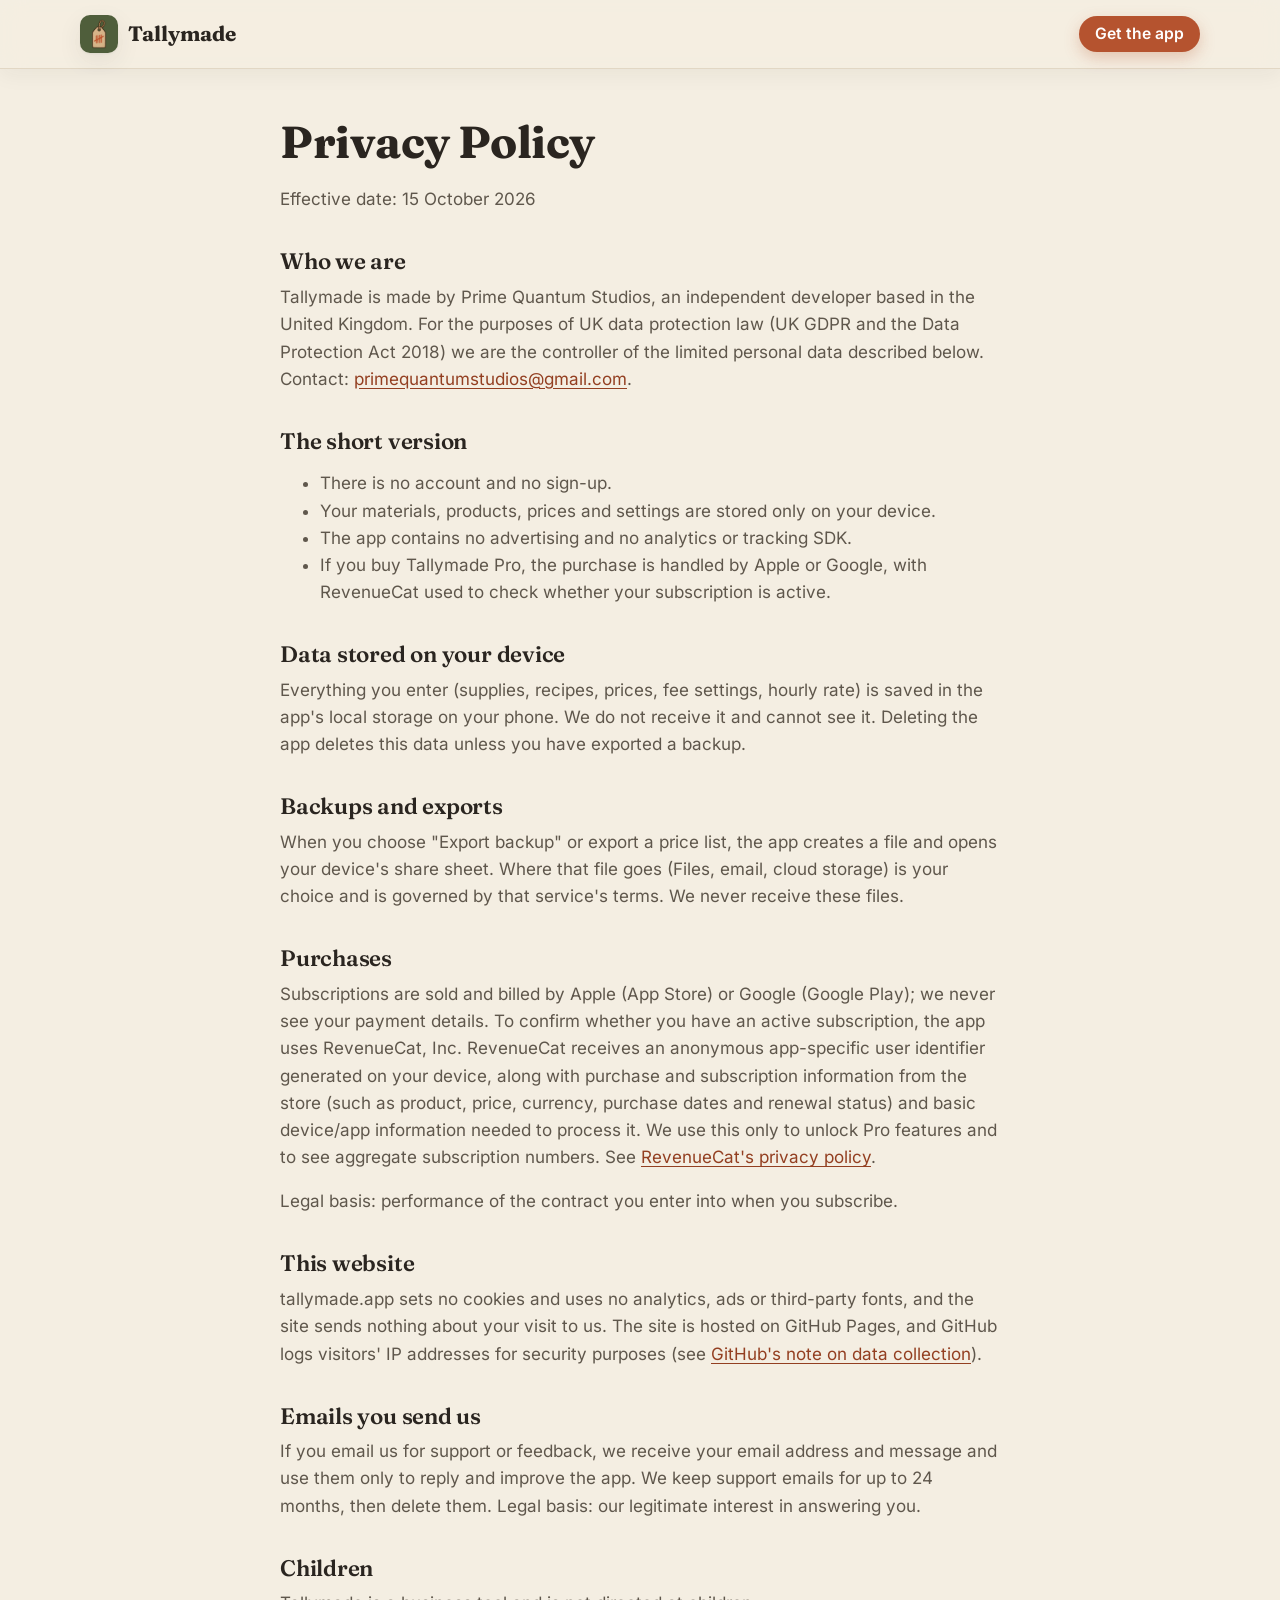
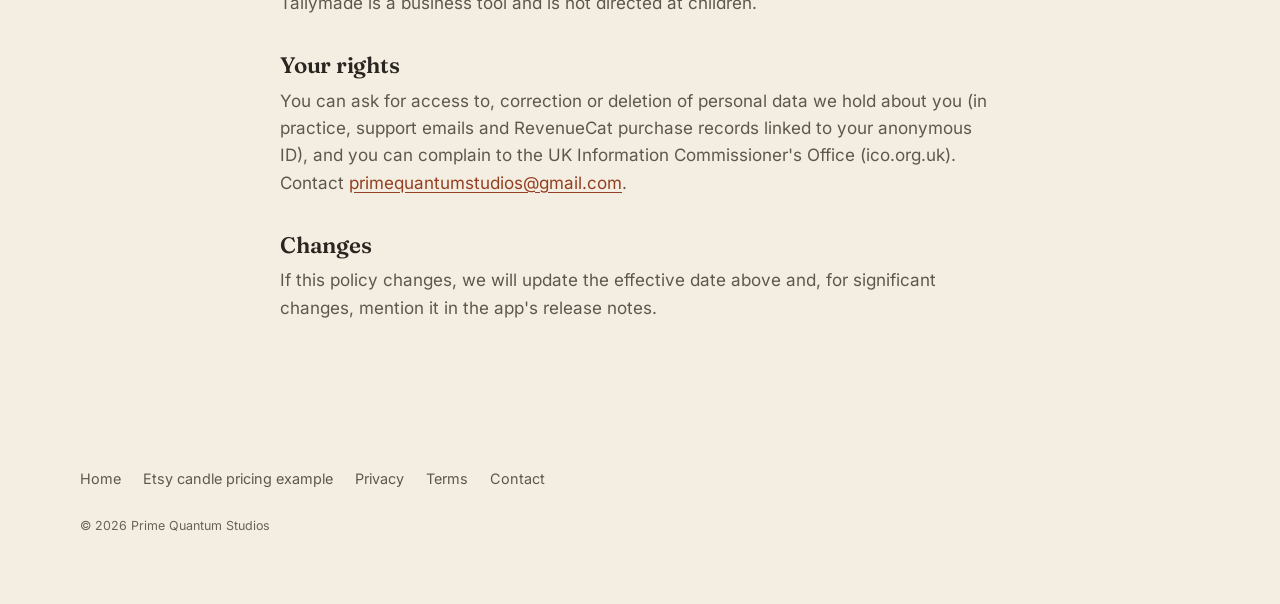
<file: privacy.html>
<!doctype html>
<html lang="en">
<head>
<meta charset="utf-8">
<meta name="viewport" content="width=device-width, initial-scale=1">
<title>Privacy Policy — Tallymade</title>
<meta name="description" content="How Tallymade handles your data: stored on your device, no account, no analytics, no ads.">
<link rel="canonical" href="https://tallymade.app/privacy.html">
<link rel="icon" href="assets/favicon-64.png" type="image/png">
<link rel="stylesheet" href="assets/site.css">
<style>.ph{background:var(--warn-soft);padding:0 4px;border-radius:4px}.doc ul{color:var(--ink-soft)}</style>
</head>
<body>
<header class="top scrolled"><div class="wrap"><a class="brand" href="/"><img src="assets/icon-192.png" alt="" width="38" height="38"><b>Tallymade</b></a><a class="btn" href="/#download" style="margin-left:auto">Get the app</a></div></header>
<main class="doc">
<h1>Privacy Policy</h1>
<p>Effective date: 15 October 2026</p>

<h2>Who we are</h2>
<p>Tallymade is made by Prime Quantum Studios, an independent developer based in the United Kingdom. For the purposes of UK data protection law (UK GDPR and the Data Protection Act 2018) we are the controller of the limited personal data described below. Contact: <a href="mailto:primequantumstudios@gmail.com">primequantumstudios@gmail.com</a>.</p>

<h2>The short version</h2>
<ul>
  <li>There is no account and no sign-up.</li>
  <li>Your materials, products, prices and settings are stored only on your device.</li>
  <li>The app contains no advertising and no analytics or tracking SDK.</li>
  <li>If you buy Tallymade Pro, the purchase is handled by Apple or Google, with RevenueCat used to check whether your subscription is active.</li>
</ul>

<h2>Data stored on your device</h2>
<p>Everything you enter (supplies, recipes, prices, fee settings, hourly rate) is saved in the app's local storage on your phone. We do not receive it and cannot see it. Deleting the app deletes this data unless you have exported a backup.</p>

<h2>Backups and exports</h2>
<p>When you choose "Export backup" or export a price list, the app creates a file and opens your device's share sheet. Where that file goes (Files, email, cloud storage) is your choice and is governed by that service's terms. We never receive these files.</p>

<h2>Purchases</h2>
<p>Subscriptions are sold and billed by Apple (App Store) or Google (Google Play); we never see your payment details. To confirm whether you have an active subscription, the app uses RevenueCat, Inc. RevenueCat receives an anonymous app-specific user identifier generated on your device, along with purchase and subscription information from the store (such as product, price, currency, purchase dates and renewal status) and basic device/app information needed to process it. We use this only to unlock Pro features and to see aggregate subscription numbers. See <a href="https://www.revenuecat.com/privacy">RevenueCat's privacy policy</a>.</p>
<p>Legal basis: performance of the contract you enter into when you subscribe.</p>

<h2>This website</h2>
<p>tallymade.app sets no cookies and uses no analytics, ads or third-party fonts, and the site sends nothing about your visit to us. The site is hosted on GitHub Pages, and GitHub logs visitors' IP addresses for security purposes (see <a href="https://docs.github.com/en/pages/getting-started-with-github-pages/about-github-pages#data-collection">GitHub's note on data collection</a>).</p>

<h2>Emails you send us</h2>
<p>If you email us for support or feedback, we receive your email address and message and use them only to reply and improve the app. We keep support emails for up to 24 months, then delete them. Legal basis: our legitimate interest in answering you.</p>

<h2>Children</h2>
<p>Tallymade is a business tool and is not directed at children.</p>

<h2>Your rights</h2>
<p>You can ask for access to, correction or deletion of personal data we hold about you (in practice, support emails and RevenueCat purchase records linked to your anonymous ID), and you can complain to the UK Information Commissioner's Office (ico.org.uk). Contact <a href="mailto:primequantumstudios@gmail.com">primequantumstudios@gmail.com</a>.</p>

<h2>Changes</h2>
<p>If this policy changes, we will update the effective date above and, for significant changes, mention it in the app's release notes.</p>
</main>
<footer><div class="wrap"><nav aria-label="Footer"><a href="/">Home</a><a href="etsy-candle-pricing-example.html">Etsy candle pricing example</a><a href="privacy.html">Privacy</a><a href="terms.html">Terms</a><a href="mailto:primequantumstudios@gmail.com">Contact</a></nav><p class="legal">© 2026 Prime Quantum Studios</p></div></footer>
</body>
</html>
</file>
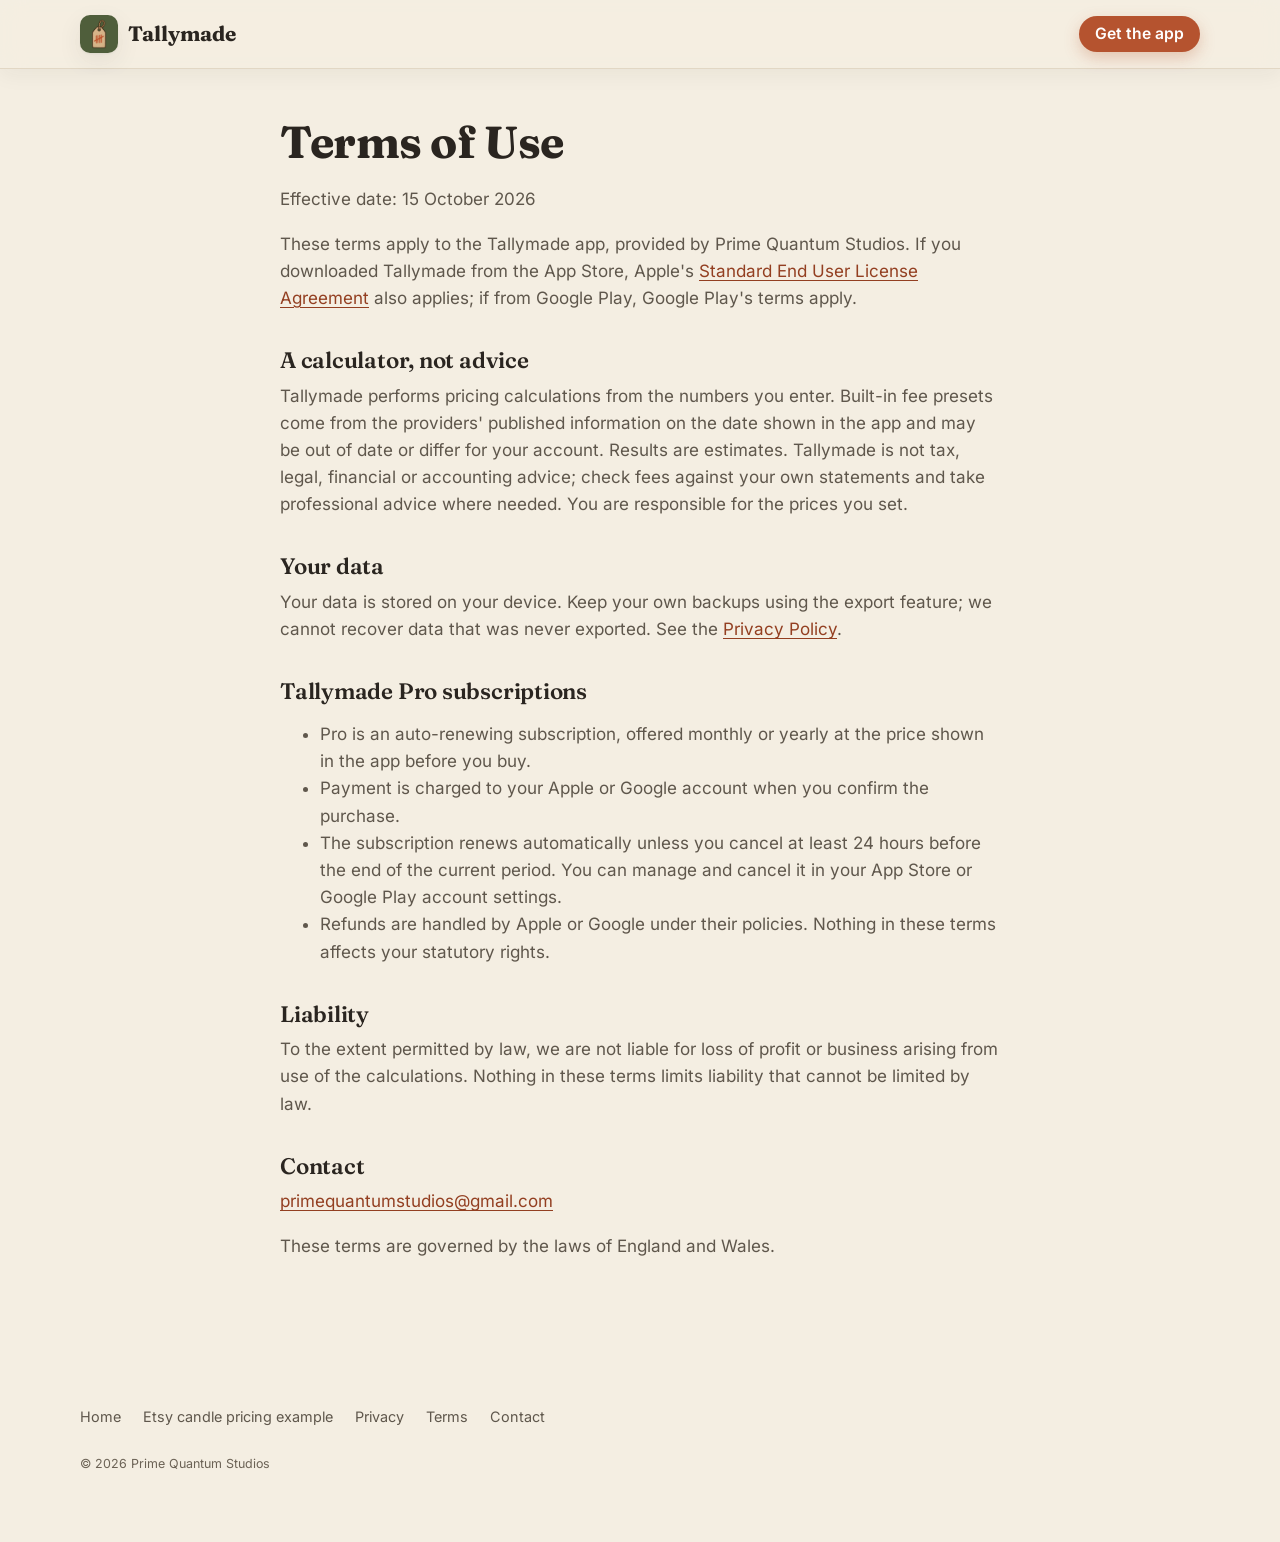
<file: terms.html>
<!doctype html>
<html lang="en">
<head>
<meta charset="utf-8">
<meta name="viewport" content="width=device-width, initial-scale=1">
<title>Terms of Use — Tallymade</title>
<meta name="description" content="Terms of use for the Tallymade pricing app.">
<link rel="canonical" href="https://tallymade.app/terms.html">
<link rel="icon" href="assets/favicon-64.png" type="image/png">
<link rel="stylesheet" href="assets/site.css">
<style>.ph{background:var(--warn-soft);padding:0 4px;border-radius:4px}.doc ul{color:var(--ink-soft)}</style>
</head>
<body>
<header class="top scrolled"><div class="wrap"><a class="brand" href="/"><img src="assets/icon-192.png" alt="" width="38" height="38"><b>Tallymade</b></a><a class="btn" href="/#download" style="margin-left:auto">Get the app</a></div></header>
<main class="doc">
<h1>Terms of Use</h1>
<p>Effective date: 15 October 2026</p>
<p>These terms apply to the Tallymade app, provided by Prime Quantum Studios. If you downloaded Tallymade from the App Store, Apple's <a href="https://www.apple.com/legal/internet-services/itunes/dev/stdeula/">Standard End User License Agreement</a> also applies; if from Google Play, Google Play's terms apply.</p>

<h2>A calculator, not advice</h2>
<p>Tallymade performs pricing calculations from the numbers you enter. Built-in fee presets come from the providers' published information on the date shown in the app and may be out of date or differ for your account. Results are estimates. Tallymade is not tax, legal, financial or accounting advice; check fees against your own statements and take professional advice where needed. You are responsible for the prices you set.</p>

<h2>Your data</h2>
<p>Your data is stored on your device. Keep your own backups using the export feature; we cannot recover data that was never exported. See the <a href="privacy.html">Privacy Policy</a>.</p>

<h2>Tallymade Pro subscriptions</h2>
<ul>
  <li>Pro is an auto-renewing subscription, offered monthly or yearly at the price shown in the app before you buy.</li>
  <li>Payment is charged to your Apple or Google account when you confirm the purchase.</li>
  <li>The subscription renews automatically unless you cancel at least 24 hours before the end of the current period. You can manage and cancel it in your App Store or Google Play account settings.</li>
  <li>Refunds are handled by Apple or Google under their policies. Nothing in these terms affects your statutory rights.</li>
</ul>

<h2>Liability</h2>
<p>To the extent permitted by law, we are not liable for loss of profit or business arising from use of the calculations. Nothing in these terms limits liability that cannot be limited by law.</p>

<h2>Contact</h2>
<p><a href="mailto:primequantumstudios@gmail.com">primequantumstudios@gmail.com</a></p>
<p>These terms are governed by the laws of England and Wales.</p>
</main>
<footer><div class="wrap"><nav aria-label="Footer"><a href="/">Home</a><a href="etsy-candle-pricing-example.html">Etsy candle pricing example</a><a href="privacy.html">Privacy</a><a href="terms.html">Terms</a><a href="mailto:primequantumstudios@gmail.com">Contact</a></nav><p class="legal">© 2026 Prime Quantum Studios</p></div></footer>
</body>
</html>
</file>
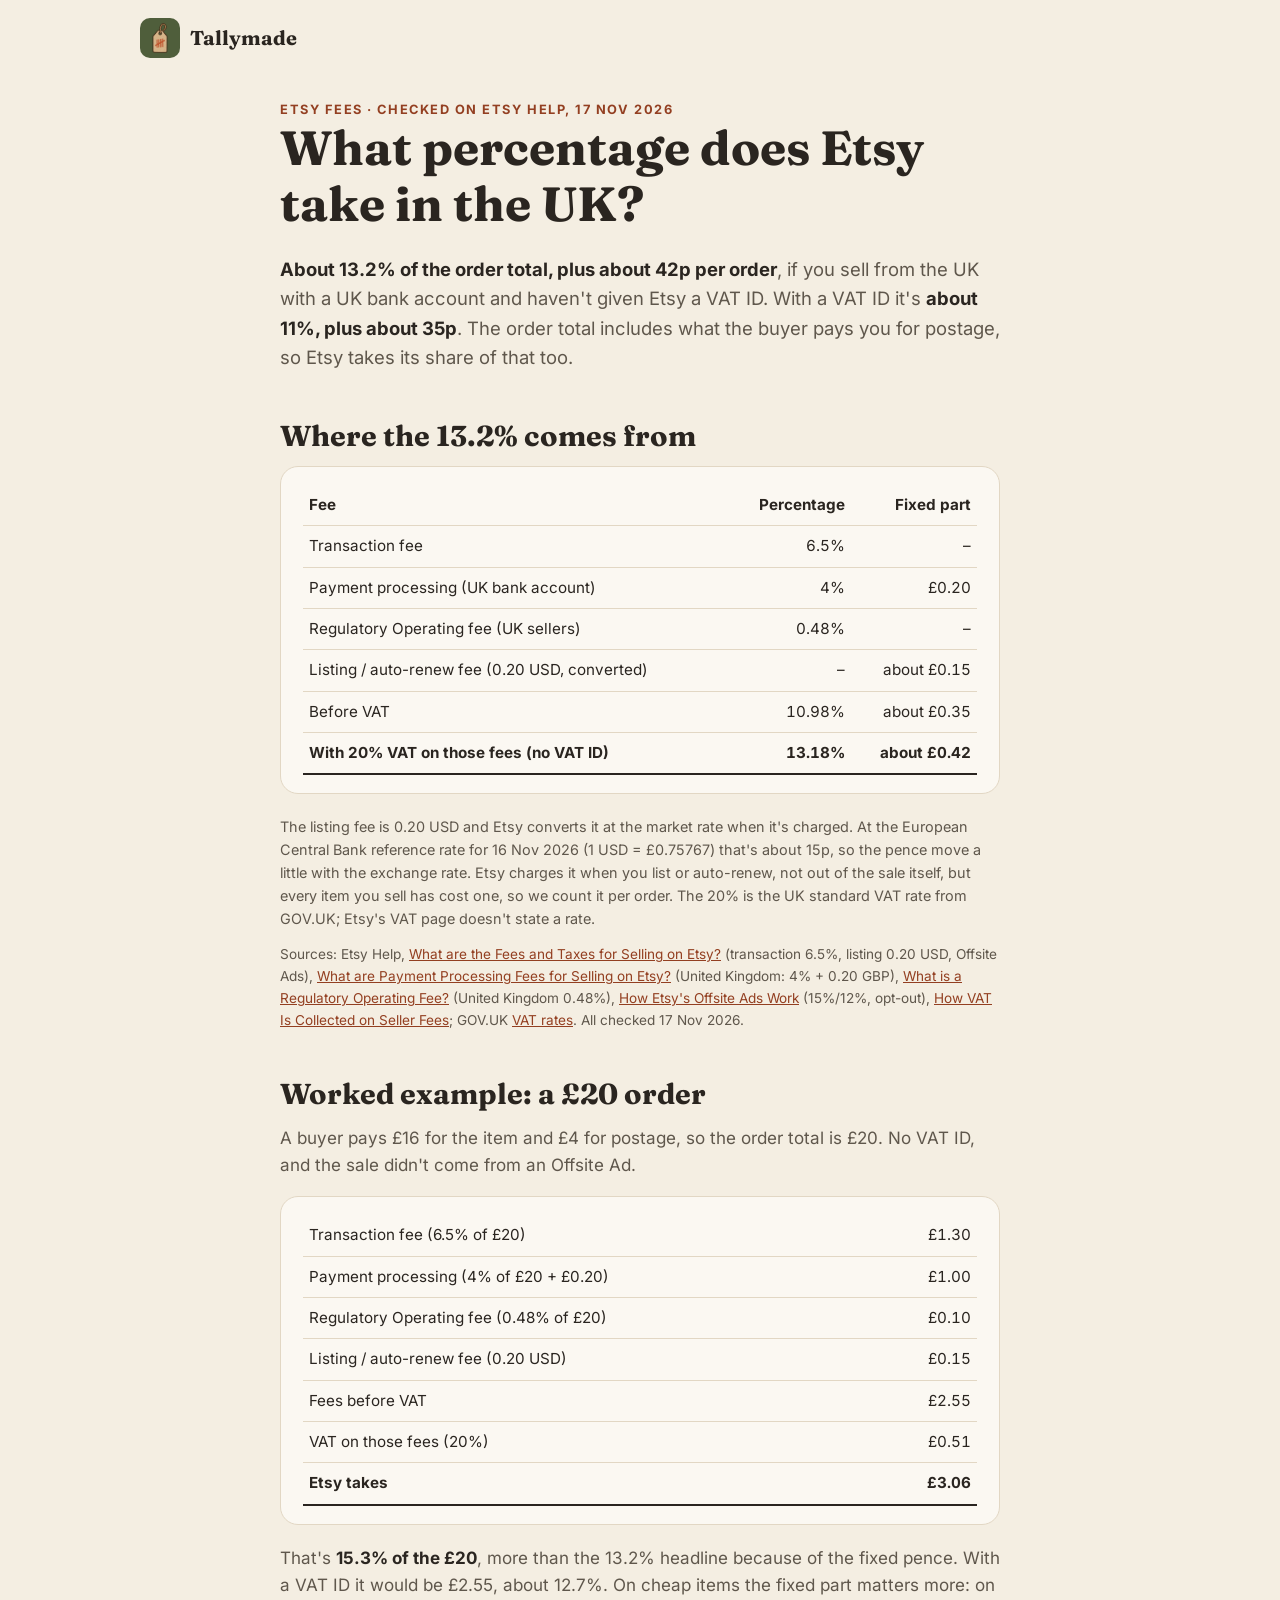
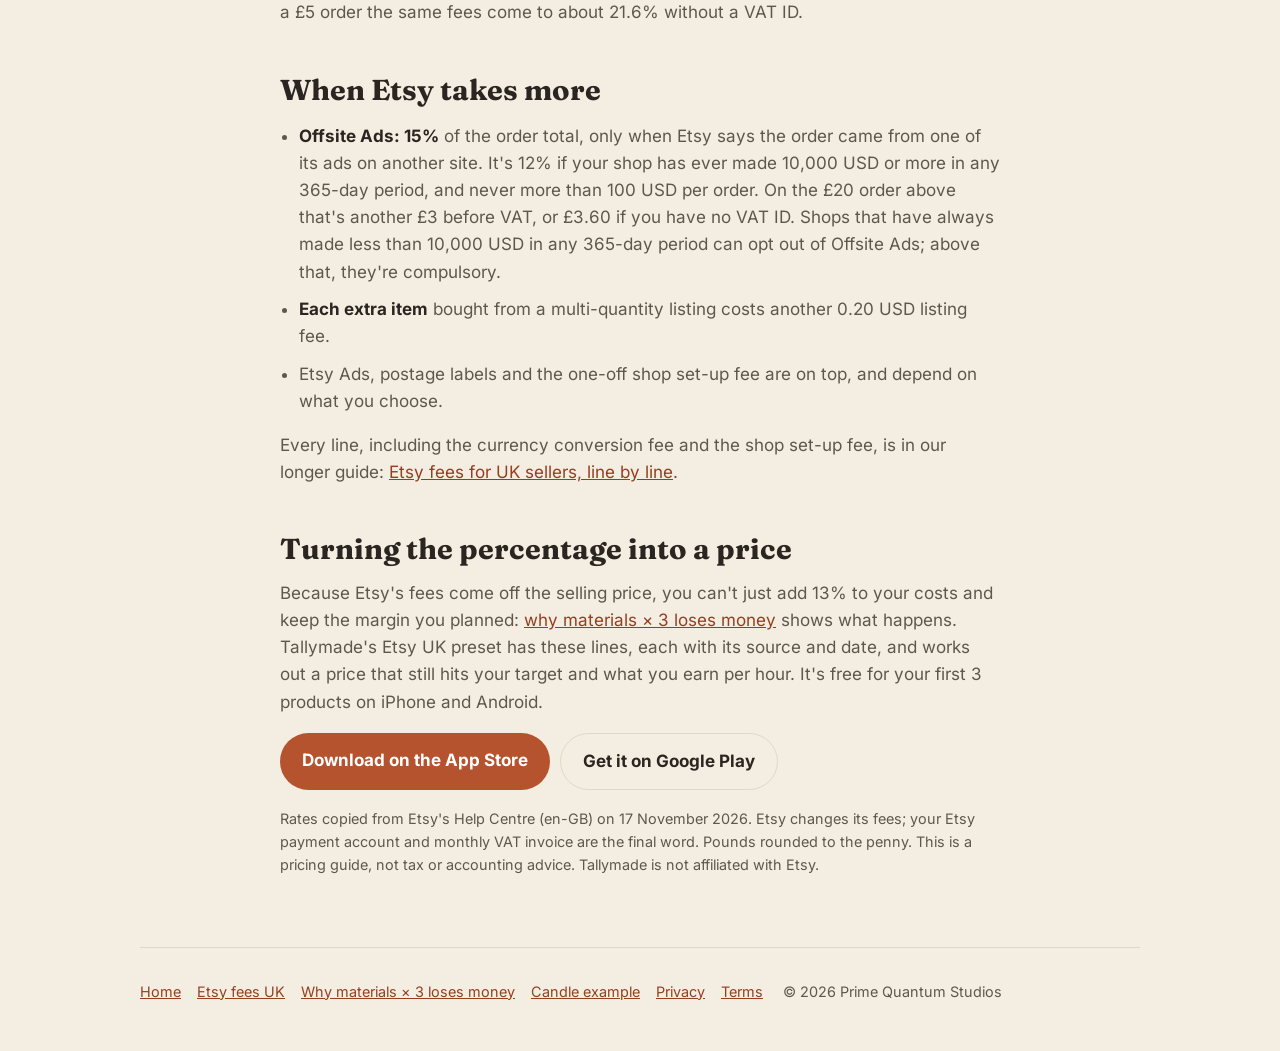
<file: what-percentage-does-etsy-take-uk.html>
<!doctype html>
<html lang="en-GB">
<head>
<meta charset="utf-8">
<meta name="viewport" content="width=device-width, initial-scale=1">
<title>What Percentage Does Etsy Take in the UK? (2026 Answer)</title>
<meta name="description" content="Etsy takes about 13.2% of a UK order plus about 42p (no VAT ID), or 11% plus 35p with one. Worked £20 example from Etsy Help, checked 17 Nov 2026.">
<link rel="canonical" href="https://tallymade.app/what-percentage-does-etsy-take-uk.html">
<meta property="og:type" content="article">
<meta property="og:site_name" content="Tallymade">
<meta property="og:url" content="https://tallymade.app/what-percentage-does-etsy-take-uk.html">
<meta property="og:title" content="What Percentage Does Etsy Take in the UK? (2026 Answer)">
<meta property="og:description" content="Etsy takes about 13.2% of a UK order plus about 42p (no VAT ID), or 11% plus 35p with one. Worked £20 example from Etsy Help, checked 17 Nov 2026.">
<meta property="og:image" content="https://tallymade.app/assets/og.png">
<meta name="twitter:card" content="summary_large_image">
<meta name="twitter:title" content="What Percentage Does Etsy Take in the UK? (2026 Answer)">
<meta name="twitter:description" content="Etsy takes about 13.2% of a UK order plus about 42p (no VAT ID), or 11% plus 35p with one. Worked £20 example from Etsy Help, checked 17 Nov 2026.">
<meta name="twitter:image" content="https://tallymade.app/assets/og.png">
<link rel="icon" href="assets/favicon-64.png" type="image/png">
<link rel="apple-touch-icon" href="assets/apple-touch-icon.png">
<script type="application/ld+json">{"@context":"https://schema.org","@type":"Article","headline":"What Percentage Does Etsy Take in the UK? (2026 Answer)","description":"Etsy takes about 13.2% of a UK order plus about 42p (no VAT ID), or 11% plus 35p with one. Worked £20 example from Etsy Help, checked 17 Nov 2026.","datePublished":"2026-11-17","dateModified":"2026-11-17","inLanguage":"en-GB","mainEntityOfPage":"https://tallymade.app/what-percentage-does-etsy-take-uk.html","image":"https://tallymade.app/assets/og.png","author":{"@type":"Organization","name":"Prime Quantum Studios","url":"https://tallymade.app/"},"publisher":{"@type":"Organization","name":"Prime Quantum Studios","logo":{"@type":"ImageObject","url":"https://tallymade.app/assets/icon-512.png"}}}</script>
<script type="application/ld+json">{"@context":"https://schema.org","@type":"FAQPage","mainEntity":[{"@type":"Question","name":"What percentage does Etsy take in the UK?","acceptedAnswer":{"@type":"Answer","text":"For a UK seller with a UK bank account and no VAT ID, Etsy's per-sale fees come to about 13.2% of the order total (including postage) plus about 42p per order: 6.5% transaction, 4% + 20p payment processing, 0.48% Regulatory Operating fee, a 0.20 USD listing fee, and 20% VAT on those fees. With a VAT ID it is about 11% plus about 35p. Orders from Offsite Ads add 15% (12% if the shop has ever made 10,000 USD or more in any 365-day period)."}}]}</script>
<style>
  @font-face{font-family:Fraunces;src:url(assets/fraunces-700.woff2) format("woff2");font-weight:700;font-display:swap}
  @font-face{font-family:Inter;src:url(assets/inter-400.woff2) format("woff2");font-weight:400;font-display:swap}
  @font-face{font-family:Inter;src:url(assets/inter-700.woff2) format("woff2");font-weight:700;font-display:swap}
  :root{--paper:#F4EEE2;--card:#FBF8F2;--sunken:#ECE4D4;--line:#E2D7C4;--ink:#2A2520;--soft:#5F574C;--accent:#B5532F;--accent-dark:#933F21;--accent-soft:#F3DFD3;--profit:#3F7A3E;--loss:#A8322A}
  *{box-sizing:border-box}
  body{margin:0;background:var(--paper);color:var(--ink);font:17px/1.6 Inter,system-ui,-apple-system,"Segoe UI",Roboto,sans-serif}
  h1,h2,h3{font-family:Fraunces,Georgia,"Times New Roman",serif;font-weight:700;line-height:1.15;margin:0 0 .5em}
  h1{font-size:clamp(2rem,4.6vw,3rem)} h2{font-size:clamp(1.4rem,3vw,1.8rem);margin-top:1.6em}
  p,li{color:var(--soft)} p{margin:0 0 1em}
  strong{color:var(--ink)}
  a{color:var(--accent-dark)}
  .wrap{max-width:1040px;margin:0 auto;padding:0 20px}
  header.top{display:flex;align-items:center;gap:10px;padding:18px 0}
  header.top img{width:40px;height:40px;border-radius:10px}
  header.top b{font-family:Fraunces,Georgia,serif;font-size:1.25rem}
  header.top a.home{display:flex;align-items:center;gap:10px;text-decoration:none;color:var(--ink)}
  article{max-width:720px;margin:0 auto;padding:24px 0 56px}
  .eyebrow{font-size:.8rem;letter-spacing:.12em;font-weight:700;color:var(--accent-dark);text-transform:uppercase}
  .lead{font-size:1.15rem}
  .card{background:var(--card);border:1px solid var(--line);border-radius:18px;padding:18px 22px;margin:0 0 1.2em;overflow-x:auto}
  .src{font-size:.85rem;color:var(--soft);display:block;margin-top:.25em}
  table{width:100%;border-collapse:collapse;font-size:.95rem}
  td,th{padding:8px 6px;border-bottom:1px solid var(--line);text-align:left}
  td.n,th.n{text-align:right;white-space:nowrap;font-variant-numeric:tabular-nums}
  tr.total td{font-weight:700;border-bottom:2px solid var(--ink);color:var(--ink)}
  ul.fees{padding-left:1.1em} ul.fees li{margin:.6em 0}
  .btn{display:inline-block;background:var(--accent);color:#fff;font-weight:700;text-decoration:none;padding:14px 22px;border-radius:999px}
  .btn:hover{background:var(--accent-dark)}
  .btn.secondary{background:transparent;color:var(--ink);border:1px solid var(--line)}
  .stores{display:flex;flex-wrap:wrap;gap:10px;margin:0 0 1em}
  .note{font-size:.9rem;color:var(--soft)}
  footer{padding:32px 0 48px;font-size:.9rem;color:var(--soft);border-top:1px solid var(--line)}
  footer a{margin-right:16px}
  :focus-visible{outline:3px solid var(--accent);outline-offset:2px}
</style>
</head>
<body>
<div class="wrap">
  <header class="top">
    <a class="home" href="./"><img src="icon.png" alt="Tallymade logo: a price tag with a tally mark"><b>Tallymade</b></a>
  </header>
  <main>
  <article>
    <div class="eyebrow">Etsy fees · checked on Etsy Help, 17 Nov 2026</div>
    <h1>What percentage does Etsy take in the UK?</h1>
    <p class="lead"><strong>About 13.2% of the order total, plus about 42p per order</strong>, if you sell from the UK with a UK bank account and haven't given Etsy a VAT ID. With a VAT ID it's <strong>about 11%, plus about 35p</strong>. The order total includes what the buyer pays you for postage, so Etsy takes its share of that too.</p>

    <h2>Where the 13.2% comes from</h2>
    <div class="card">
      <table>
        <thead><tr><th>Fee</th><th class="n">Percentage</th><th class="n">Fixed part</th></tr></thead>
        <tbody>
          <tr><td>Transaction fee</td><td class="n">6.5%</td><td class="n">–</td></tr>
          <tr><td>Payment processing (UK bank account)</td><td class="n">4%</td><td class="n">£0.20</td></tr>
          <tr><td>Regulatory Operating fee (UK sellers)</td><td class="n">0.48%</td><td class="n">–</td></tr>
          <tr><td>Listing / auto-renew fee (0.20 USD, converted)</td><td class="n">–</td><td class="n">about £0.15</td></tr>
          <tr><td>Before VAT</td><td class="n">10.98%</td><td class="n">about £0.35</td></tr>
          <tr class="total"><td>With 20% VAT on those fees (no VAT ID)</td><td class="n">13.18%</td><td class="n">about £0.42</td></tr>
        </tbody>
      </table>
    </div>
    <p class="note">The listing fee is 0.20 USD and Etsy converts it at the market rate when it's charged. At the European Central Bank reference rate for 16 Nov 2026 (1 USD = £0.75767) that's about 15p, so the pence move a little with the exchange rate. Etsy charges it when you list or auto-renew, not out of the sale itself, but every item you sell has cost one, so we count it per order. The 20% is the UK standard VAT rate from GOV.UK; Etsy's VAT page doesn't state a rate.</p>
    <span class="src">Sources: Etsy Help, <a href="https://help.etsy.com/hc/en-gb/articles/115014483627">What are the Fees and Taxes for Selling on Etsy?</a> (transaction 6.5%, listing 0.20 USD, Offsite Ads), <a href="https://help.etsy.com/hc/en-gb/articles/115015628847">What are Payment Processing Fees for Selling on Etsy?</a> (United Kingdom: 4% + 0.20 GBP), <a href="https://help.etsy.com/hc/en-gb/articles/1500011073202">What is a Regulatory Operating Fee?</a> (United Kingdom 0.48%), <a href="https://help.etsy.com/hc/en-gb/articles/360000338367">How Etsy's Offsite Ads Work</a> (15%/12%, opt-out), <a href="https://help.etsy.com/hc/en-gb/articles/360040584433">How VAT Is Collected on Seller Fees</a>; GOV.UK <a href="https://www.gov.uk/vat-rates">VAT rates</a>. All checked 17 Nov 2026.</span>

    <h2>Worked example: a £20 order</h2>
    <p>A buyer pays £16 for the item and £4 for postage, so the order total is £20. No VAT ID, and the sale didn't come from an Offsite Ad.</p>
    <div class="card">
      <table>
        <tbody>
          <tr><td>Transaction fee (6.5% of £20)</td><td class="n">£1.30</td></tr>
          <tr><td>Payment processing (4% of £20 + £0.20)</td><td class="n">£1.00</td></tr>
          <tr><td>Regulatory Operating fee (0.48% of £20)</td><td class="n">£0.10</td></tr>
          <tr><td>Listing / auto-renew fee (0.20 USD)</td><td class="n">£0.15</td></tr>
          <tr><td>Fees before VAT</td><td class="n">£2.55</td></tr>
          <tr><td>VAT on those fees (20%)</td><td class="n">£0.51</td></tr>
          <tr class="total"><td>Etsy takes</td><td class="n">£3.06</td></tr>
        </tbody>
      </table>
    </div>
    <p>That's <strong>15.3% of the £20</strong>, more than the 13.2% headline because of the fixed pence. With a VAT ID it would be £2.55, about 12.7%. On cheap items the fixed part matters more: on a £5 order the same fees come to about 21.6% without a VAT ID.</p>

    <h2>When Etsy takes more</h2>
    <ul class="fees">
      <li><strong>Offsite Ads: 15%</strong> of the order total, only when Etsy says the order came from one of its ads on another site. It's 12% if your shop has ever made 10,000 USD or more in any 365-day period, and never more than 100 USD per order. On the £20 order above that's another £3 before VAT, or £3.60 if you have no VAT ID. Shops that have always made less than 10,000 USD in any 365-day period can opt out of Offsite Ads; above that, they're compulsory.</li>
      <li><strong>Each extra item</strong> bought from a multi-quantity listing costs another 0.20 USD listing fee.</li>
      <li>Etsy Ads, postage labels and the one-off shop set-up fee are on top, and depend on what you choose.</li>
    </ul>
    <p>Every line, including the currency conversion fee and the shop set-up fee, is in our longer guide: <a href="etsy-fees-uk.html">Etsy fees for UK sellers, line by line</a>.</p>

    <h2>Turning the percentage into a price</h2>
    <p>Because Etsy's fees come off the selling price, you can't just add 13% to your costs and keep the margin you planned: <a href="handmade-pricing-formula.html">why materials × 3 loses money</a> shows what happens. Tallymade's Etsy UK preset has these lines, each with its source and date, and works out a price that still hits your target and what you earn per hour. It's free for your first 3 products on iPhone and Android.</p>
    <div class="stores">
      <a class="btn" href="https://apps.apple.com/gb/app/tallymade-handmade-pricing/id6823324719">Download on the App Store</a>
      <a class="btn secondary" href="https://play.google.com/store/apps/details?id=com.primequantumstudios.tallymade">Get it on Google Play</a>
    </div>
    <p class="note">Rates copied from Etsy's Help Centre (en-GB) on 17 November 2026. Etsy changes its fees; your Etsy payment account and monthly VAT invoice are the final word. Pounds rounded to the penny. This is a pricing guide, not tax or accounting advice. Tallymade is not affiliated with Etsy.</p>
  </article>
  </main>
  <footer>
    <a href="./">Home</a><a href="etsy-fees-uk.html">Etsy fees UK</a><a href="handmade-pricing-formula.html">Why materials × 3 loses money</a><a href="etsy-candle-pricing-example.html">Candle example</a><a href="privacy.html">Privacy</a><a href="terms.html">Terms</a>
    <span>© 2026 Prime Quantum Studios</span>
  </footer>
</div>
</body>
</html>
</file>
<file: assets/site.css>
/* Tallymade site. Palette and fonts are the app's own (src/ui/theme.ts). */
@font-face{font-family:Fraunces;src:url(fraunces-600.woff2) format("woff2");font-weight:600;font-display:swap}
@font-face{font-family:Fraunces;src:url(fraunces-700.woff2) format("woff2");font-weight:700;font-display:swap}
@font-face{font-family:Fraunces;src:url(fraunces-400i.woff2) format("woff2");font-weight:400;font-style:italic;font-display:swap}
@font-face{font-family:Inter;src:url(inter-400.woff2) format("woff2");font-weight:400;font-display:swap}
@font-face{font-family:Inter;src:url(inter-500.woff2) format("woff2");font-weight:500;font-display:swap}
@font-face{font-family:Inter;src:url(inter-600.woff2) format("woff2");font-weight:600;font-display:swap}
@font-face{font-family:Inter;src:url(inter-700.woff2) format("woff2");font-weight:700;font-display:swap}

:root{
  --paper:#F4EEE2;--card:#FBF8F2;--sunken:#ECE4D4;--line:#E2D7C4;
  --ink:#2A2520;--ink-soft:#5F574C;--ink-faint:#6B6255;
  --accent:#B5532F;--accent-dark:#933F21;--accent-soft:#F3DFD3;
  --olive:#4F5E3B;--olive-dark:#3F4C2E;--olive-soft:#E4E7D6;--on-olive:#F4EFE3;--on-olive-soft:#CCD3BA;
  --profit:#3F7A3E;--profit-soft:#E1EDD9;--loss:#A8322A;--loss-soft:#F6E0DA;--warn:#8A5A00;--warn-soft:#F8EBC8;
  --display:Fraunces,Georgia,"Times New Roman",serif;
  --body:Inter,system-ui,-apple-system,"Segoe UI",Roboto,sans-serif;
  --r-sm:10px;--r-md:16px;--r-lg:24px;
  --shadow:0 1px 2px rgba(42,37,32,.06),0 8px 24px rgba(42,37,32,.08);
  --shadow-lg:0 2px 6px rgba(42,37,32,.08),0 24px 60px rgba(42,37,32,.16);
  --ease:cubic-bezier(.22,1,.36,1);
}
*{box-sizing:border-box}
html{scroll-behavior:smooth;-webkit-text-size-adjust:100%}
body{margin:0;background:var(--paper);color:var(--ink);font:400 17px/1.6 var(--body);-webkit-font-smoothing:antialiased;overflow-x:hidden}
img{max-width:100%;display:block}
h1,h2,h3{font-family:var(--display);font-weight:600;line-height:1.1;margin:0 0 .45em;letter-spacing:-.01em}
h1{font-size:clamp(2.4rem,5.2vw,3.7rem);font-weight:700}
h2{font-size:clamp(1.9rem,4.2vw,2.9rem)}
h3{font-size:1.28rem}
p{margin:0 0 1em;color:var(--ink-soft)}
a{color:var(--accent-dark);text-underline-offset:3px}
em.serif{font-family:var(--display);font-style:italic;font-weight:400;color:var(--olive)}
.wrap{max-width:1160px;margin:0 auto;padding:0 20px}
.eyebrow{display:inline-flex;align-items:center;gap:8px;font:600 .78rem/1 var(--body);letter-spacing:.14em;text-transform:uppercase;color:var(--accent-dark)}
.lead{font-size:clamp(1.08rem,1.6vw,1.25rem);color:var(--ink-soft);max-width:36em}
.muted{color:var(--ink-faint);font-size:.9rem}
.tnum{font-variant-numeric:tabular-nums}
.skip{position:absolute;left:-999px;top:8px;background:var(--ink);color:#fff;padding:8px 12px;border-radius:8px;z-index:100}
.skip:focus{left:8px}
:focus-visible{outline:3px solid var(--accent);outline-offset:3px;border-radius:6px}

/* Header */
.top{position:sticky;top:0;z-index:50;background:rgba(244,238,226,.82);backdrop-filter:saturate(1.4) blur(12px);-webkit-backdrop-filter:saturate(1.4) blur(12px);border-bottom:1px solid transparent;transition:border-color .3s,box-shadow .3s}
.top.scrolled{border-bottom-color:var(--line);box-shadow:0 6px 20px rgba(42,37,32,.05)}
.top .wrap{display:flex;align-items:center;gap:14px;height:68px}
.brand{display:flex;align-items:center;gap:10px;text-decoration:none;color:var(--ink)}
.brand img{width:38px;height:38px;border-radius:10px;box-shadow:var(--shadow)}
.brand b{font:700 1.3rem/1 var(--display)}
.top nav{margin-left:auto;display:flex;gap:26px}
.top nav a{color:var(--ink-soft);text-decoration:none;font-weight:500;font-size:.95rem;position:relative}
.top nav a::after{content:"";position:absolute;left:0;right:0;bottom:-4px;height:2px;background:var(--accent);transform:scaleX(0);transform-origin:left;transition:transform .3s var(--ease)}
.top nav a:hover{color:var(--ink)}
.top nav a:hover::after{transform:scaleX(1)}
.btn{display:inline-flex;align-items:center;justify-content:center;gap:8px;background:var(--accent);color:#fff;font:600 .98rem/1 var(--body);text-decoration:none;padding:13px 20px;border-radius:999px;border:0;cursor:pointer;transition:transform .2s var(--ease),background .2s,box-shadow .2s;box-shadow:0 6px 16px rgba(181,83,47,.28)}
.btn:hover{background:var(--accent-dark);transform:translateY(-1px)}
.btn:active{transform:translateY(1px)}
.btn.ghost{background:transparent;color:var(--ink);box-shadow:none;border:1.5px solid var(--line)}
.btn.ghost:hover{border-color:var(--ink-faint);background:var(--card)}
.top .btn{padding:10px 16px;margin-left:8px}

/* Store badges (official artwork, unmodified) */
.badges{display:flex;flex-wrap:wrap;align-items:center;gap:16px 22px}
.badges a{display:block;border-radius:9px}
.badges img{height:52px;width:auto}
.badges .gp img{height:76px;margin:-12px -10px}
.reassure{display:flex;flex-wrap:wrap;gap:6px 18px;margin-top:16px;font-size:.92rem;color:var(--ink-soft)}
.reassure span{display:inline-flex;align-items:center;gap:6px}
.reassure svg{color:var(--profit);flex:none}

/* Hero */
.hero{position:relative;padding:56px 0 40px}
.hero .wrap{display:grid;grid-template-columns:1.05fr .95fr;gap:48px;align-items:center}
.hero h1 .hl{position:relative;z-index:0}
.hero h1 .hl::after{content:"";position:absolute;left:-2%;right:-2%;bottom:.06em;height:.28em;background:var(--accent-soft);z-index:-1;border-radius:4px;transform:scaleX(0);transform-origin:left;animation:hl 1s .5s var(--ease) forwards}
@keyframes hl{to{transform:scaleX(1)}}
.hero .lead{margin:18px 0 28px}
.stage{position:relative;height:620px;display:flex;justify-content:center;align-items:center}
.blob{position:absolute;width:470px;height:470px;border-radius:46% 54% 52% 48%/50% 44% 56% 50%;background:radial-gradient(circle at 30% 30%,#5d6e47,var(--olive) 60%,var(--olive-dark));animation:morph 14s ease-in-out infinite;opacity:.95}
@keyframes morph{50%{border-radius:56% 44% 42% 58%/44% 58% 42% 56%;transform:rotate(8deg) scale(1.03)}}
.sprig{position:absolute;width:210px;right:2%;top:2%;transform:rotate(18deg);opacity:.9;animation:sway 7s ease-in-out infinite;transform-origin:20% 90%}
@keyframes sway{50%{transform:rotate(24deg)}}
.phone{position:relative;width:290px;aspect-ratio:540/1088;border-radius:44px;background:#1f1c18;padding:11px;box-shadow:var(--shadow-lg),inset 0 0 0 2px #3a352e}
.phone::before{content:"";position:absolute;top:20px;left:50%;width:84px;height:22px;margin-left:-42px;background:#1f1c18;border-radius:20px;z-index:2}
.phone .screen{width:100%;height:100%;border-radius:34px;overflow:hidden;background:var(--paper);position:relative}
.phone .screen img{width:100%;height:calc(100% - 34px);object-fit:cover;object-position:top;position:absolute;left:0;right:0;top:34px;transition:opacity .6s var(--ease),transform .8s var(--ease)}
.chip{position:absolute;background:var(--card);border:1px solid var(--line);border-radius:16px;padding:12px 16px;box-shadow:var(--shadow-lg);font-size:.88rem;line-height:1.25;min-width:150px;animation:float 6s ease-in-out infinite}
.js .chip{opacity:0;transform:translateY(16px) scale(.96);animation:chipIn .8s var(--ease) forwards,float 6s ease-in-out infinite}
.chip small{display:block;color:var(--ink-faint);font-size:.74rem;letter-spacing:.06em;text-transform:uppercase;font-weight:600;margin-bottom:3px}
.chip b{font:700 1.35rem/1.1 var(--display)}
.chip.c1{left:-4%;top:17%;animation-delay:.9s,1.7s}
.chip.c2{right:-6%;top:45%;animation-delay:1.15s,2.2s}
.chip.c3{left:0;bottom:5%;animation-delay:1.4s,2.6s}
.chip .pos{color:var(--profit)}
@keyframes chipIn{to{opacity:1;transform:none}}
@keyframes float{50%{translate:0 -8px}}

/* Maker strip */
.makers{padding:14px 0 34px}
.makers ul{list-style:none;margin:0;padding:0;display:flex;justify-content:center;flex-wrap:wrap;gap:10px 28px}
.makers li{display:flex;flex-direction:column;align-items:center;gap:4px;font-weight:600;font-size:.92rem;color:var(--ink-soft)}
.makers img{width:84px;height:84px;object-fit:contain;transition:transform .4s var(--ease)}
.makers li:hover img{transform:translateY(-6px) rotate(-4deg)}
.makers p{text-align:center;margin:0 0 14px;font-size:.92rem;color:var(--ink-faint)}

/* Sections */
section{padding:96px 0;position:relative}
section[id]{scroll-margin-top:72px}
.pulse{animation:pulse 1.6s ease-in-out 2}
@keyframes pulse{50%{box-shadow:0 0 0 6px rgba(181,83,47,.25)}}
.sec-head{max-width:720px;margin:0 auto 48px;text-align:center}
.sec-head .lead{margin:0 auto}
.band{background:var(--card);border-block:1px solid var(--line)}
.olive{background:var(--olive);color:var(--on-olive)}
.olive h2,.olive h3{color:var(--on-olive)}
.olive p{color:var(--on-olive-soft)}
.olive .eyebrow{color:#E9C9B4}

/* Story: where the money goes */
.story .wrap{display:grid;grid-template-columns:.9fr 1.1fr;gap:56px;align-items:center}
.big{font:700 clamp(3.6rem,9vw,6.4rem)/1 var(--display);color:var(--ink);letter-spacing:-.02em;margin:6px 0 10px}
.big .from{color:var(--ink-faint)}
.toggle{display:inline-flex;background:var(--sunken);border-radius:999px;padding:4px;gap:4px;margin:6px 0 22px}
.toggle button{border:0;background:transparent;font:600 .95rem/1 var(--body);padding:10px 18px;border-radius:999px;cursor:pointer;color:var(--ink-soft);transition:background .3s,color .3s,box-shadow .3s}
.toggle button[aria-pressed=true]{background:var(--card);color:var(--ink);box-shadow:var(--shadow)}
.split{background:var(--card);border:1px solid var(--line);border-radius:var(--r-lg);padding:28px;box-shadow:var(--shadow)}
.split .bar{display:flex;height:64px;border-radius:14px;overflow:hidden;background:var(--sunken);margin:16px 0 22px}
.split .seg{height:100%;transition:flex-grow .9s var(--ease),background .4s;flex-basis:0;display:flex;align-items:center;justify-content:center;color:#fff;font-weight:700;font-size:.85rem;white-space:nowrap;overflow:hidden;min-width:0}
.seg.mat{background:#8C7B63}.seg.time{background:#B19D7F}.seg.ext{background:#CDBEA5;color:var(--ink)}
.seg.fee{background:var(--accent)}.seg.pro{background:var(--profit)}
.legend{display:grid;gap:10px;margin:0;padding:0;list-style:none}
.legend li{display:flex;align-items:center;gap:12px;font-size:.98rem}
.legend i{width:14px;height:14px;border-radius:4px;flex:none}
.legend span{color:var(--ink-soft)}
.legend b{margin-left:auto;font-variant-numeric:tabular-nums}
.legend li.total{border-top:1px solid var(--line);padding-top:10px;font-weight:600}
.verdict{margin-top:18px;padding:12px 14px;border-radius:12px;font-weight:500;font-size:.95rem;display:flex;gap:10px;align-items:flex-start;transition:background .4s,color .4s}
.verdict.warn{background:var(--warn-soft);color:var(--warn)}
.verdict.ok{background:var(--profit-soft);color:#34683A}
.verdict.bad{background:var(--loss-soft);color:var(--loss)}
.verdict svg{flex:none;margin-top:2px}

/* Calculator */
.calc{display:grid;grid-template-columns:1fr 1fr;gap:24px;align-items:start}
.panel{background:var(--card);border:1px solid var(--line);border-radius:var(--r-lg);padding:28px;box-shadow:var(--shadow)}
.panel h3{margin-bottom:4px}
.fields{display:grid;grid-template-columns:1fr 1fr;gap:14px 16px;margin-top:18px}
.field{display:flex;flex-direction:column;gap:6px}
.field.full{grid-column:1/-1}
.field label{font-weight:600;font-size:.86rem;color:var(--ink)}
.field .hint{font-size:.78rem;color:var(--ink-faint);margin-top:-2px}
.inp{display:flex;align-items:center;background:#fff;border:1.5px solid var(--line);border-radius:12px;transition:border-color .2s,box-shadow .2s;overflow:hidden}
.inp:focus-within{border-color:var(--olive);box-shadow:0 0 0 4px rgba(79,94,59,.14)}
.inp span{padding:0 0 0 12px;color:var(--ink-faint);font-weight:500}
.inp span.after{padding:0 12px 0 0}
.inp input,.inp select{flex:1;min-width:0;border:0;background:transparent;font:500 1.02rem/1.2 var(--body);color:var(--ink);padding:12px;outline:none;font-variant-numeric:tabular-nums;appearance:none;-webkit-appearance:none}
.inp select{cursor:pointer;background-image:url("data:image/svg+xml,%3Csvg xmlns='http://www.w3.org/2000/svg' width='12' height='8'%3E%3Cpath d='M1 1l5 5 5-5' fill='none' stroke='%235F574C' stroke-width='1.8'/%3E%3C/svg%3E");background-repeat:no-repeat;background-position:right 14px center;padding-right:34px}
.seg-ctl{display:inline-flex;background:var(--sunken);border-radius:999px;padding:3px}
.seg-ctl button{border:0;background:none;padding:7px 14px;border-radius:999px;font:600 .9rem/1 var(--body);color:var(--ink-soft);cursor:pointer;transition:all .25s}
.seg-ctl button[aria-pressed=true]{background:var(--card);color:var(--ink);box-shadow:var(--shadow)}
.result{background:var(--olive);color:var(--on-olive);border-radius:var(--r-lg);padding:28px;position:relative;overflow:hidden;box-shadow:var(--shadow-lg)}
.result::after{content:"";position:absolute;right:-30px;top:-20px;width:170px;height:170px;background:url(il-sprig.webp) center/contain no-repeat;opacity:.22;transform:rotate(20deg);pointer-events:none}
.result .lbl{font:600 .76rem/1 var(--body);letter-spacing:.12em;text-transform:uppercase;color:var(--on-olive-soft)}
.result .price{font:700 clamp(3rem,7vw,4.2rem)/1 var(--display);margin:10px 0 4px;font-variant-numeric:tabular-nums}
.result .sub{font:italic 400 1.05rem/1.3 var(--display);color:var(--on-olive-soft);margin-bottom:18px}
.rows{display:grid;gap:8px}
.rows div{display:flex;justify-content:space-between;gap:12px;font-size:.98rem}
.rows div span:first-child{color:var(--on-olive-soft)}
.rows b{font-variant-numeric:tabular-nums}
.check{background:var(--card);color:var(--ink);border-radius:var(--r-md);padding:18px;margin-top:20px;position:relative;z-index:1}
.check .rows div span:first-child{color:var(--ink-soft)}
.check .inp{margin:8px 0 14px}
.check .pos{color:var(--profit)} .check .neg{color:var(--loss)} .check .mid{color:var(--warn)}
.calc-note{margin-top:18px;font-size:.84rem;color:var(--ink-faint)}
.err{color:#FFE2D6;font-size:.92rem;margin-top:6px}

/* How it works: sticky phone */
.how .wrap{display:grid;grid-template-columns:1fr 1fr;gap:64px}
.how .sticky{position:sticky;top:110px;height:min(640px,calc(100vh - 140px));display:flex;align-items:center;justify-content:center}
.how .phone{width:min(300px,100%)}
.how .phone .screen img{opacity:0;transform:scale(1.03)}
.how .phone .screen img.on{opacity:1;transform:none}
.steps{list-style:none;margin:0;padding:0}
.steps li{min-height:52vh;display:flex;flex-direction:column;justify-content:center;opacity:.35;transition:opacity .5s var(--ease)}
.steps li.on{opacity:1}
.steps .n{width:44px;height:44px;border-radius:50%;display:grid;place-items:center;background:var(--accent-soft);color:var(--accent-dark);font:700 1.2rem/1 var(--display);margin-bottom:16px;transition:background .4s,color .4s}
.steps li.on .n{background:var(--accent);color:#fff}
.steps img.mob{display:none}

/* Feature grid */
.grid{display:grid;grid-template-columns:repeat(3,1fr);gap:18px}
.card{background:var(--card);border:1px solid var(--line);border-radius:var(--r-lg);padding:26px;transition:transform .35s var(--ease),box-shadow .35s var(--ease),border-color .35s}
.card:hover{transform:translateY(-4px);box-shadow:var(--shadow-lg);border-color:#d6c9b2}
.card .ico{width:46px;height:46px;border-radius:14px;background:var(--olive-soft);color:var(--olive);display:grid;place-items:center;margin-bottom:16px}
.card p{margin:0;font-size:.97rem}
.pill{display:inline-block;font:700 .68rem/1 var(--body);letter-spacing:.1em;padding:5px 8px;border-radius:999px;background:var(--accent);color:#fff;vertical-align:middle;margin-left:6px}

/* Trust */
.trust{display:grid;grid-template-columns:repeat(3,1fr);gap:28px}
.trust .t{display:flex;gap:16px}
.trust .t svg{flex:none;color:#E9C9B4}
.feecard{background:var(--card);color:var(--ink);border-radius:var(--r-md);padding:18px 20px;margin-top:40px;display:grid;grid-template-columns:auto 1fr auto;gap:6px 16px;align-items:center;max-width:620px;margin-inline:auto;box-shadow:var(--shadow-lg)}
.feecard img{width:64px;height:64px;grid-row:span 2}
.feecard b{font-size:1.02rem}
.feecard span{color:var(--ink-soft);font-size:.9rem}
.feecard em{font-style:normal;font-size:.8rem;color:var(--profit);background:var(--profit-soft);padding:5px 9px;border-radius:999px;grid-row:span 2;white-space:nowrap}

/* Pricing */
.plans{display:grid;grid-template-columns:1fr 1fr;gap:22px;max-width:900px;margin:0 auto}
.plan{background:var(--card);border:1px solid var(--line);border-radius:var(--r-lg);padding:30px;display:flex;flex-direction:column}
.plan.pro{background:linear-gradient(180deg,#fff6f0,var(--card));border:2px solid var(--accent);position:relative;box-shadow:var(--shadow-lg)}
.plan .tag{position:absolute;top:-13px;left:30px;background:var(--accent);color:#fff;font:700 .72rem/1 var(--body);letter-spacing:.1em;text-transform:uppercase;padding:7px 11px;border-radius:999px}
.plan .amt{font:700 2.5rem/1 var(--display);margin:6px 0 2px}
.plan .amt small{font:500 1rem/1 var(--body);color:var(--ink-soft)}
.plan ul{list-style:none;padding:0;margin:20px 0 0;display:grid;gap:11px}
.plan li{display:flex;gap:10px;align-items:flex-start;font-size:.98rem}
.plan li svg{flex:none;color:var(--profit);margin-top:4px}
.plan .muted{margin-top:auto;padding-top:18px}

/* FAQ */
.faq{max-width:820px;margin:0 auto}
.faq details{border-bottom:1px solid var(--line)}
.faq summary{list-style:none;cursor:pointer;padding:22px 44px 22px 0;font:600 1.08rem/1.35 var(--body);position:relative}
.faq summary::-webkit-details-marker{display:none}
.faq summary::after{content:"";position:absolute;right:6px;top:50%;width:14px;height:14px;margin-top:-7px;background:linear-gradient(var(--ink),var(--ink)) center/14px 2px no-repeat,linear-gradient(var(--ink),var(--ink)) center/2px 14px no-repeat;transition:transform .35s var(--ease)}
.faq details[open] summary::after{transform:rotate(135deg)}
.faq .ans{overflow:hidden}
.faq .ans p{padding:0 0 22px;margin:0}

/* Final CTA */
.final{text-align:center;overflow:hidden}
.final .wrap{position:relative}
.final h2{font-size:clamp(2.2rem,5vw,3.4rem)}
.final .badges{justify-content:center;margin-top:28px}
.final .deco{position:absolute;width:150px;opacity:.95;pointer-events:none}
.final .d1{left:2%;top:-10px;transform:rotate(-10deg)}
.final .d2{right:3%;bottom:-20px;transform:rotate(8deg)}

footer{padding:48px 0 56px;font-size:.9rem;color:var(--ink-soft)}
footer .cols{display:flex;flex-wrap:wrap;gap:20px 40px;align-items:flex-start;justify-content:space-between}
footer nav{display:flex;flex-wrap:wrap;gap:10px 22px}
footer nav a{color:var(--ink-soft);text-decoration:none}
footer nav a:hover{color:var(--ink);text-decoration:underline}
footer .legal{margin-top:26px;font-size:.78rem;color:var(--ink-faint);max-width:760px}

/* Scroll reveal */
.js .rv{opacity:0;transform:translateY(26px);transition:opacity .9s var(--ease),transform .9s var(--ease)}
.js .rv.in{opacity:1;transform:none}
.rv.d1{transition-delay:.08s}.rv.d2{transition-delay:.16s}.rv.d3{transition-delay:.24s}.rv.d4{transition-delay:.32s}.rv.d5{transition-delay:.4s}

/* Simple pages (privacy, terms) */
.doc{max-width:760px;margin:0 auto;padding:48px 20px 80px}
.doc h1{font-size:clamp(2rem,5vw,2.8rem)}
.doc h2{font-size:1.4rem;margin-top:1.6em}

@media (max-width:960px){
  .hero .wrap,.story .wrap,.calc,.how .wrap{grid-template-columns:1fr}
  .hero{padding-top:28px}
  .stage{height:560px}
  .grid,.trust{grid-template-columns:1fr 1fr}
  .how .sticky{display:none}
  .steps li{min-height:0;opacity:1;padding:18px 0 34px}
  .steps img.mob{display:block;width:min(270px,80%);border-radius:28px;box-shadow:var(--shadow-lg);margin-top:18px;border:8px solid #1f1c18}
  .top nav{display:none}
}
@media (max-width:640px){
  body{font-size:16px}
  section{padding:68px 0}
  .wrap{padding:0 16px}
  .grid,.trust,.plans,.fields{grid-template-columns:1fr}
  .stage{height:500px}
  .blob{width:340px;height:340px}
  .phone{width:236px;border-radius:38px}
  .phone .screen{border-radius:29px}
  .chip{min-width:0;padding:9px 12px}
  .chip b{font-size:1.1rem}
  .chip.c1{left:0}.chip.c2{right:0}.chip.c3{left:2%}
  .sprig{width:140px}
  .badges img{height:46px}.badges .gp img{height:67px;margin:-10px -9px}
  .panel,.result,.split,.plan{padding:20px}
  .final .deco{display:none}
  .feecard{grid-template-columns:auto 1fr}
  .feecard em{grid-column:1/-1;justify-self:start}
}
@media (prefers-reduced-motion:reduce){
  *,*::before,*::after{animation:none!important;transition:none!important;scroll-behavior:auto!important}
  .js .rv{opacity:1;transform:none}
  .js .chip{opacity:1;transform:none}
  .hero h1 .hl::after{transform:none}
}

/* Free price check */
.pcheck{box-sizing:border-box;width:100%;max-width:760px;margin:8px auto 0;background:var(--card);border:1px solid var(--line);border-radius:var(--r-lg);box-shadow:var(--shadow);padding:24px}
.pc-grid{display:grid;grid-template-columns:repeat(3,minmax(0,1fr));gap:16px}
.pc-f{min-width:0;display:flex;flex-direction:column;gap:6px;font-weight:600;font-size:.92rem;color:var(--ink)}
.pc-f small{font-weight:400;color:var(--ink-faint);font-size:.8rem}
.pc-wide{grid-column:1/-1}
.pc-f select,.pc-in{width:100%;box-sizing:border-box;background:var(--paper);border:1.5px solid #8F8473;border-radius:12px;font:500 1rem var(--body);color:var(--ink);transition:border-color .2s,box-shadow .2s}
.pc-f select{padding:12px}
.pc-in{display:flex;align-items:center;padding:0 12px}
.pc-in i{font-style:normal;color:var(--ink-soft)}
.pc-in .suf{margin-left:4px}
.pc-in input{flex:1;min-width:0;width:100%;border:0;background:transparent;font:600 1.1rem var(--body);color:var(--ink);padding:12px 6px;outline:none}
.pc-in:focus-within,.pc-f select:focus{border-color:var(--olive);box-shadow:0 0 0 3px var(--olive-soft);outline:none}
.pc-out{margin-top:20px;min-height:118px}
.pc-hint{color:var(--ink-faint);text-align:center;padding:28px 0;margin:0}
.pc-res[data-pc=done]{display:grid;grid-template-columns:1fr 1fr;gap:14px;animation:pcin .45s var(--ease)}
.pc-res[hidden]{display:none}
.pc-big{background:var(--profit-soft);border-radius:var(--r-md);padding:14px 16px;display:flex;flex-direction:column;gap:2px;transition:background .4s}
.pc-big span{font-size:.85rem;color:var(--ink-soft)}
.pc-big b{font:700 2rem/1.1 var(--display);color:var(--profit);overflow-wrap:anywhere;transition:color .4s}
.pcheck.loss .pc-big{background:var(--loss-soft)}.pcheck.loss .pc-big b{color:var(--loss)}
.pcheck.low .pc-big{background:var(--warn-soft)}.pcheck.low .pc-big b{color:var(--warn)}
.pc-say{margin:12px 0 0;font-weight:500}
.pc-note{margin:16px 0 0;font-size:.8rem;color:var(--ink-faint)}
.pc-next{max-width:640px;margin:22px auto 0;text-align:center}
@keyframes pcin{from{opacity:0;transform:translateY(6px)}to{opacity:1;transform:none}}
@media (max-width:640px){.pcheck{padding:18px}.pc-grid{grid-template-columns:1fr}.pc-res[data-pc=done]{grid-template-columns:1fr}.pc-big b{font-size:1.7rem}}
@media (prefers-reduced-motion:reduce){.pc-res[data-pc=done]{animation:none}}

/* Stop decorative art from causing sideways scroll on phones */
html,body{overflow-x:clip}
</file>
